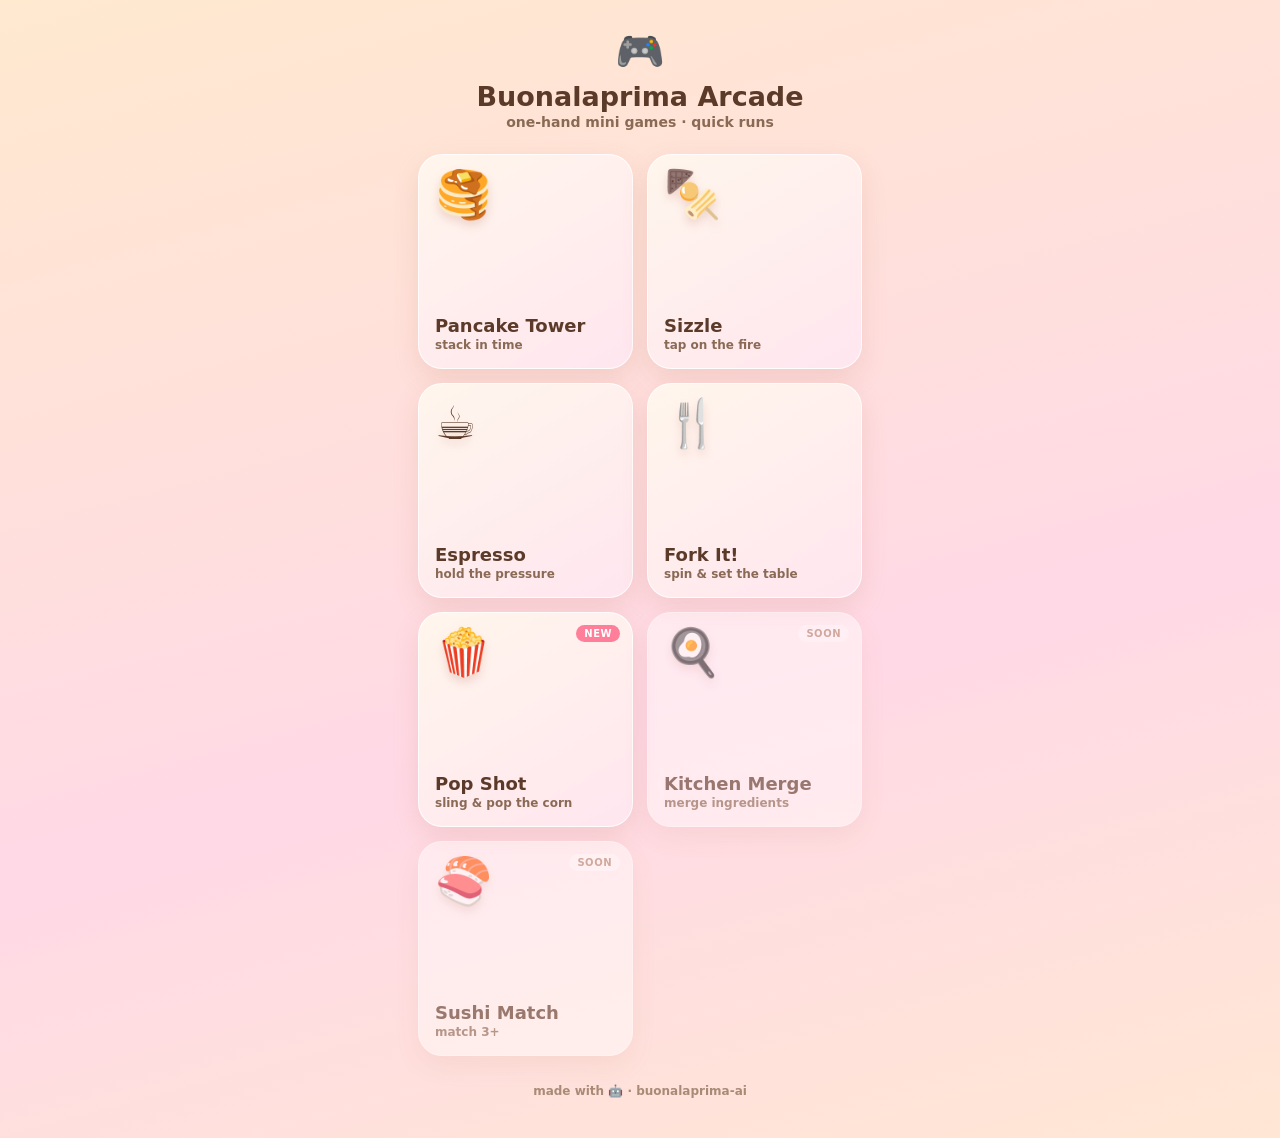
<file: index.html>
<!DOCTYPE html>
<html lang="it">
<head>
<meta charset="UTF-8">
<meta name="viewport" content="width=device-width, initial-scale=1, viewport-fit=cover">
<meta name="theme-color" content="#FFF3E0">
<meta name="apple-mobile-web-app-capable" content="yes">
<title>Buonalaprima Arcade 🎮</title>
<style>
  *{ box-sizing:border-box; -webkit-tap-highlight-color:transparent; }
  html,body{
    margin:0; min-height:100%;
    font-family:ui-rounded,"SF Pro Rounded","Nunito",-apple-system,system-ui,sans-serif;
    background:linear-gradient(165deg,#ffe9cf,#ffd9e6 60%,#ffe7d4);
    color:#5b3a29;
    -webkit-user-select:none; user-select:none;
  }
  .wrap{
    max-width:480px; margin:0 auto;
    padding:max(28px,env(safe-area-inset-top)) 18px calc(40px + env(safe-area-inset-bottom));
  }
  header{ text-align:center; margin-bottom:24px; }
  .logo{ font-size:40px; }
  h1{ font-size:27px; font-weight:800; margin:6px 0 2px; }
  .tag{ font-size:14px; font-weight:600; color:#8a6a55; margin:0; }

  .grid{ display:grid; grid-template-columns:1fr 1fr; gap:14px; }
  .tile{
    position:relative; display:flex; flex-direction:column; justify-content:space-between;
    aspect-ratio:1/1; border-radius:24px; padding:16px;
    text-decoration:none; color:#5b3a29; overflow:hidden;
    background:rgba(255,255,255,.7); border:1px solid rgba(255,255,255,.85);
    box-shadow:0 10px 26px rgba(180,110,90,.16);
    transition:transform .12s ease, box-shadow .12s ease;
  }
  .tile.live:active{ transform:scale(.96); box-shadow:0 4px 14px rgba(180,110,90,.16); }
  .tile .ico{ font-size:46px; line-height:1; filter:drop-shadow(0 5px 5px rgba(180,110,90,.22)); }
  .tile .name{ font-size:18px; font-weight:800; }
  .tile .sub{ font-size:12px; font-weight:600; color:#8a6a55; margin-top:2px; }
  .tile.live{ background:linear-gradient(150deg,#fff6ec,#ffe6ef); }
  .tile.soon{ opacity:.62; }
  .tile.soon::after{
    content:"soon"; position:absolute; top:12px; right:12px;
    font-size:10px; font-weight:800; letter-spacing:.5px; text-transform:uppercase;
    color:#b58a72; background:rgba(255,255,255,.8);
    padding:3px 8px; border-radius:999px;
  }
  .badge-new{
    position:absolute; top:12px; right:12px;
    font-size:10px; font-weight:800; letter-spacing:.5px; text-transform:uppercase;
    color:#fff; background:#ff7e9a; padding:3px 8px; border-radius:999px;
  }
  footer{ text-align:center; margin-top:28px; font-size:12px; font-weight:600; color:#a98a76; }
</style>
</head>
<body>
  <div class="wrap">
    <header>
      <div class="logo">🎮</div>
      <h1>Buonalaprima Arcade</h1>
      <p class="tag">one-hand mini games · quick runs</p>
    </header>

    <div class="grid">
      <a class="tile live" href="pancake-tower/">
        <div class="ico">🥞</div>
        <div>
          <div class="name">Pancake Tower</div>
          <div class="sub">stack in time</div>
        </div>
      </a>

      <a class="tile live" href="sizzle/">
        <div class="ico">🍢</div>
        <div>
          <div class="name">Sizzle</div>
          <div class="sub">tap on the fire</div>
        </div>
      </a>

      <a class="tile live" href="espresso/">
        <div class="ico">☕</div>
        <div>
          <div class="name">Espresso</div>
          <div class="sub">hold the pressure</div>
        </div>
      </a>

      <a class="tile live" href="fork-it/">
        <div class="ico">🍴</div>
        <div>
          <div class="name">Fork It!</div>
          <div class="sub">spin &amp; set the table</div>
        </div>
      </a>

      <a class="tile live" href="pop-shot/">
        <span class="badge-new">new</span>
        <div class="ico">🍿</div>
        <div>
          <div class="name">Pop Shot</div>
          <div class="sub">sling &amp; pop the corn</div>
        </div>
      </a>

      <div class="tile soon" aria-disabled="true">
        <div class="ico">🍳</div>
        <div>
          <div class="name">Kitchen Merge</div>
          <div class="sub">merge ingredients</div>
        </div>
      </div>

      <div class="tile soon" aria-disabled="true">
        <div class="ico">🍣</div>
        <div>
          <div class="name">Sushi Match</div>
          <div class="sub">match 3+</div>
        </div>
      </div>
    </div>

    <footer>made with 🤖 · buonalaprima-ai</footer>
  </div>
</body>
</html>
</file>
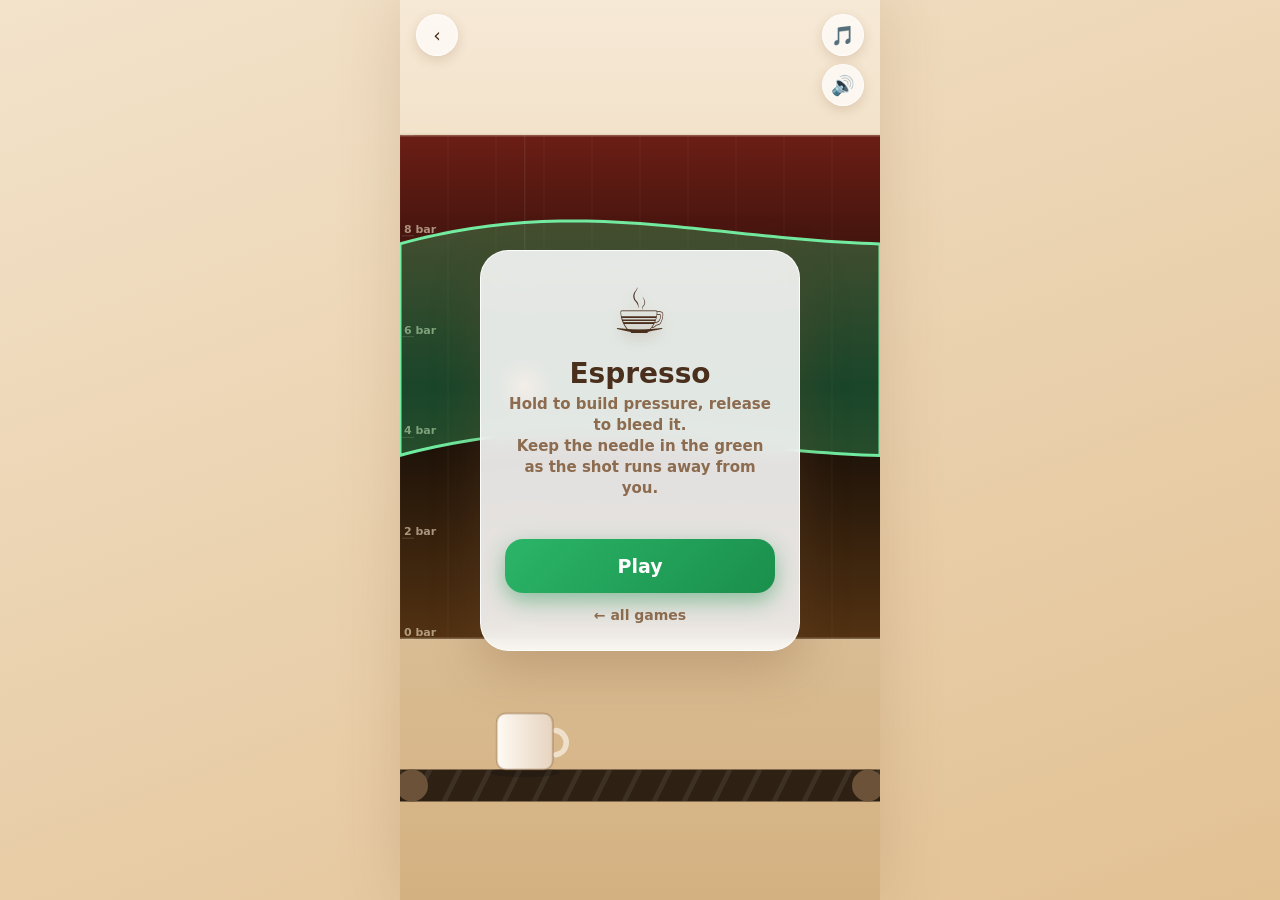
<file: espresso/index.html>
<!DOCTYPE html>
<html lang="it">
<head>
<meta charset="UTF-8">
<meta name="viewport" content="width=device-width, initial-scale=1, maximum-scale=1, user-scalable=no, viewport-fit=cover">
<meta name="theme-color" content="#F0E0CB">
<meta name="apple-mobile-web-app-capable" content="yes">
<meta name="apple-mobile-web-app-status-bar-style" content="default">
<title>Espresso ☕</title>
<link rel="stylesheet" href="../shared/arcade.css">
<style>
  :root{
    --ink:#4a2f1c;
    --ink-soft:#8c6b4f;
    --accent:#159a52;
    --bg0:#f3e3cb;
    --bg1:#e2c193;
    --btn0:#2bb568;
    --btn1:#1a8f4c;
    --btn-shadow-rgb:26,143,76;
    --row-tint:rgba(150,110,70,.12);
    --row-me:rgba(43,181,104,.22);
    --shade-rgb:120,80,45;
    --hint-top:57%;
  }
  /* the hint sits over the dark gauge, so it needs light text */
  #hint{ color:#fbf3e6; text-shadow:0 1px 4px rgba(0,0,0,.75); }
</style>
</head>
<body>
<div id="app">
  <canvas id="game"></canvas>
</div>

<script src="../shared/leaderboard.js"></script>
<script src="../shared/arcade.js"></script>
<script>
(() => {
  "use strict";

  // ---------- tuning ----------
  const STRIKES_MAX = 3;
  // needle physics (needle 0 = bottom/sputter, 1 = top/scream)
  const RISE = 3.2;          // upward accel while holding (building pressure) — snappy, near-symmetric with the bleed
  const BLEED0 = 1.9;        // downward accel (bleeding), grows with difficulty
  const VMAX = 1.15;         // clamp on |velocity|
  const DAMP = 1.25;         // velocity damping (stability)
  const MERCY = 0.55;        // s of grace right after a strike
  // channel / scoring
  const SCROLL = 0.5;        // channel scroll speed as a fraction of width / sec
  const ORBX = 0.26;         // orb x as a fraction of width ("now" line) — more lead time
  const CUP0 = 2.4;          // s of in-flow to fill a cup (shrinks with difficulty)

  // ---------- state ----------
  let state = 'menu';        // 'menu' | 'playing' | 'over'
  let needle = 0.5, vel = 0;
  let held = false;
  let inFlow = false, outTime = 0, mercyT = 0;
  let fill = 0;              // 0..1 current cup
  let served = 0, played = 0;
  let phaseA = 0, phaseB = 0, phaseC = 0;   // continuously accumulated wave phases — never snap
  let score = 0, combo = 1, strikes = 0;
  let best = parseInt(localStorage.getItem('espressoBest') || '0', 10) || 0;
  let clock = 0, shake = 0, glow = 0, firstHold = false;
  let particles = [], floats = [], steam = [], pops = [], belt = [];
  let pinned = false;        // test-only: freeze physics so a suite can place the needle
  let holdId = null;         // the one pointer that owns the current hold

  // ---------- shared shell ----------
  Arcade.init({
    gameId: 'espresso',
    emoji: '☕',
    emojiAnim: 'bob',
    title: 'Espresso',
    subtitle: 'Hold to build pressure, release to bleed&nbsp;it.<br>Keep the needle in the green as the shot&nbsp;runs away from you.',
    hint: 'hold to build pressure',
    onPlay: startRun,
    isPlaying: () => state === 'playing'
  });

  // ---------- setup ----------
  const canvas = document.getElementById('game');
  const ctx = canvas.getContext('2d');
  const wrap = document.getElementById('app');

  let W = 0, H = 0, zoneTop = 0, zoneH = 0, orbX = 0, brewX = 0, beltTop = 0, cupSize = 0;
  function resize(){
    const rect = wrap.getBoundingClientRect();
    W = rect.width; H = rect.height;
    const dpr = Math.min(window.devicePixelRatio || 1, 3);
    canvas.width = Math.round(W * dpr);
    canvas.height = Math.round(H * dpr);
    ctx.setTransform(dpr, 0, 0, dpr, 0, 0);
    zoneTop = H * 0.15; zoneH = H * 0.56;
    orbX = W * ORBX;
    const zbb = zoneTop + zoneH;
    brewX = orbX;                               // brew cup sits right under the orb's vertical line
    cupSize = Math.min(W * 0.15, 56);
    beltTop = zbb + (H - zbb) * 0.5;            // conveyor-belt surface (cups' base)
  }
  window.addEventListener('resize', resize);
  window.addEventListener('orientationchange', () => setTimeout(resize, 100));
  resize();

  function zoneY(v){ return zoneTop + (1 - clamp(v, 0, 1)) * zoneH; }

  // ---------- SFX ----------
  function sound(name){
    if (name === 'cup'){
      // "sfiato" — pressure blows off to zero, then starts rising again (steam release)
      Arcade.audio.tone(430, 0.07, 'sawtooth', 0.06, 0);
      Arcade.audio.tone(260, 0.10, 'sawtooth', 0.06, 0.06);
      Arcade.audio.tone(150, 0.14, 'sawtooth', 0.05, 0.14);
      Arcade.audio.tone(1800, 0.05, 'triangle', 0.02, 0.02);     // wispy steam hiss on top
      Arcade.audio.tone(2100, 0.05, 'triangle', 0.015, 0.08);
      Arcade.audio.tone(120, 0.13, 'square', 0.05, 0.24);        // pressure rising again
      Arcade.audio.tone(190, 0.13, 'square', 0.045, 0.34);
    }
    if (name === 'strike'){ Arcade.audio.tone(150, 0.26, 'sawtooth', 0.16, 0); Arcade.audio.tone(84, 0.30, 'square', 0.11, 0.02); }
    if (name === 'over'){ Arcade.audio.tone(150, 0.5, 'sawtooth', 0.15, 0); Arcade.audio.tone(70, 0.6, 'sine', 0.12, 0.03); }
  }
  let scrapeAt = 0;
  function scrape(){               // a soft, low friction/scrape while the needle sits in the green
    if (clock - scrapeAt < 0.075) return;
    scrapeAt = clock;
    Arcade.audio.tone(60 + Math.random() * 45, 0.06, 'sawtooth', 0.016, 0);
  }

  // ---------- background music (driving "pressure" chiptune — tense, pumping bass) ----------
  const BPM = 142;
  const secPerStep = 60 / BPM / 4;
  const NOTE = {
    E2:82.41, F2:87.31, G2:98.00, A2:110.00, B2:123.47, C3:130.81, D3:146.83, E3:164.81,
    GS4:415.30, A4:440.00, B4:493.88, C5:523.25, D5:587.33, E5:659.25,
    F5:698.46, G5:783.99, GS5:830.61, A5:880.00
  };
  const ROOT = { Am:'A2', Dm:'D3', F:'F2', G:'G2', E:'E2', C:'C3' };   // chord root for the pumping bass
  const SEC_A = {
    chords: ['Am', 'F', 'G', 'E', 'Am', 'F', 'G', 'E'],
    lead: [
      [0,'A4',3],[4,'E5',3],[8,'C5',3],[12,'E5',2],[14,'D5',2],
      [16,'C5',3],[20,'F5',3],[24,'A4',3],[28,'C5',3],
      [32,'B4',3],[36,'G5',3],[40,'D5',3],[44,'B4',3],
      [48,'GS4',3],[52,'E5',3],[56,'B4',3],[60,'E5',2],[62,'GS5',2],
      [64,'A4',3],[68,'E5',3],[72,'C5',3],[76,'E5',2],[78,'D5',2],
      [80,'C5',3],[84,'F5',3],[88,'A4',3],[92,'C5',3],
      [96,'B4',3],[100,'G5',3],[104,'D5',3],[108,'G5',2],[110,'B4',2],
      [112,'GS4',3],[116,'E5',3],[120,'GS5',3],[124,'E5',3]
    ]
  };
  const SEC_B = {
    chords: ['Dm', 'Dm', 'Am', 'Am', 'F', 'G', 'E', 'E'],
    lead: [
      [0,'D5',3],[4,'A4',3],[8,'F5',3],[12,'D5',2],[14,'A4',2],
      [16,'A4',3],[20,'D5',3],[24,'F5',3],[28,'A5',3],
      [32,'C5',3],[36,'E5',3],[40,'A4',3],[44,'C5',3],
      [48,'E5',3],[52,'A5',3],[56,'E5',3],[60,'C5',2],[62,'A4',2],
      [64,'C5',3],[68,'F5',3],[72,'A4',3],[76,'C5',3],
      [80,'D5',3],[84,'G5',3],[88,'B4',3],[92,'D5',3],
      [96,'GS4',3],[100,'E5',3],[104,'B4',3],[108,'GS5',3],
      [112,'E5',3],[116,'GS5',3],[120,'B4',3],[124,'E5',3]
    ]
  };
  const SONG = [SEC_A, SEC_B, SEC_A, SEC_B];
  let STEPS = 0;
  SONG.forEach((s) => { STEPS += s.chords.length * 16; });
  const leadAt = new Array(STEPS).fill(null);
  const bassAt = new Array(STEPS).fill(null);
  (function buildSong(){
    let off = 0;
    for (const s of SONG){
      s.chords.forEach((ch, bar) => {
        const root = NOTE[ROOT[ch]], b = off + bar * 16;
        for (let k = 0; k < 16; k += 2){ bassAt[b + k] = { f: root, d: 1.5 * secPerStep }; }  // pumping 8th-note bass
      });
      s.lead.forEach((n) => { leadAt[off + n[0]] = { f: NOTE[n[1]], d: n[2] * secPerStep }; });
      off += s.chords.length * 16;
    }
  })();
  Arcade.setSong({
    secPerStep: secPerStep,
    steps: STEPS,
    volume: 0.5,
    onStep(step, time, io){
      const lead = leadAt[step];
      if (lead && lead.f) io.note(lead.f, time, lead.d * 0.9, 'square', 0.085);
      const bass = bassAt[step];
      if (bass && bass.f) io.note(bass.f, time, bass.d * 0.85, 'square', 0.14);
      if (step % 4 === 2) io.hat(time);   // offbeat drive
    }
  });

  // ---------- helpers ----------
  function clamp(v, a, b){ return v < a ? a : (v > b ? b : v); }
  function roundRect(x, y, w, h, r){
    if (!(w > 0) || !(h > 0)){ ctx.beginPath(); return; }
    r = Math.max(0, Math.min(r, w / 2, h / 2));
    ctx.beginPath();
    ctx.moveTo(x + r, y);
    ctx.arcTo(x + w, y, x + w, y + h, r);
    ctx.arcTo(x + w, y + h, x, y + h, r);
    ctx.arcTo(x, y + h, x, y, r);
    ctx.arcTo(x, y, x + w, y, r);
    ctx.closePath();
  }
  // a little espresso demitasse with a coffee fill (0..1), on a saucer, with a handle
  function drawCup(cx, topY, size, fillFrac){
    ctx.fillStyle = 'rgba(0,0,0,.16)';
    ctx.beginPath(); ctx.ellipse(cx, topY + size + 3, size * 0.62, 5, 0, 0, 7); ctx.fill();
    ctx.strokeStyle = '#efe0cc'; ctx.lineWidth = size * 0.1; ctx.lineCap = 'round';
    ctx.beginPath(); ctx.arc(cx + size * 0.52, topY + size * 0.52, size * 0.22, -1.4, 1.4); ctx.stroke();
    roundRect(cx - size / 2, topY, size, size, size * 0.16);
    const g = ctx.createLinearGradient(cx - size / 2, 0, cx + size / 2, 0);
    g.addColorStop(0, '#fffaf3'); g.addColorStop(1, '#e6d4bf');
    ctx.fillStyle = g; ctx.fill();
    if (fillFrac > 0.01){
      ctx.save();
      roundRect(cx - size / 2 + 3, topY + 3, size - 6, size - 6, size * 0.1);
      ctx.clip();
      const fy = topY + 3 + (1 - clamp(fillFrac, 0, 1)) * (size - 6);
      const c2 = ctx.createLinearGradient(0, fy, 0, topY + size);
      c2.addColorStop(0, '#5b3418'); c2.addColorStop(1, '#38200e');
      ctx.fillStyle = c2; ctx.fillRect(cx - size / 2, fy, size, size);
      ctx.fillStyle = 'rgba(199,154,99,.9)'; ctx.fillRect(cx - size / 2, fy, size, 3);
      ctx.restore();
    }
    ctx.strokeStyle = 'rgba(120,80,45,.3)'; ctx.lineWidth = 2;
    roundRect(cx - size / 2, topY, size, size, size * 0.16); ctx.stroke();
  }

  // ---------- difficulty & channel ----------
  function diffNow(){ return played * 0.055; }                   // smooth time-based ramp — a bit quicker now
  function chanHalf(){ return clamp(0.21 - diffNow() * 0.07, 0.06, 0.21); }   // starts WIDE, narrows quicker
  function omega(){ return Math.min(2.6, 0.8 + diffNow() * 0.16); }   // wave speed -> steeper/denser; ramps hard, capped so it stays followable
  function bleed(){ return clamp(BLEED0 + diffNow() * 0.10, BLEED0, 3.0); }
  function grace(){ return clamp(0.34 - diffNow() * 0.015, 0.16, 0.34); }
  function cupTime(){ return clamp(CUP0 - diffNow() * 0.08, 1.3, CUP0); }
  // Channel centerline sampled dtAhead seconds ahead of "now" (0 = at the orb).
  // Three continuously ACCUMULATED phases (never snap), summed with weights that add to 1,
  // times an amplitude BUDGET that keeps the WHOLE band inside the gauge — so nothing ever
  // clamps and every rise/dip stays a smooth curve (no hard corners). The budget GROWS as the
  // channel narrows, so the sweeps get bigger & steeper with difficulty.
  function chanAt(dtAhead){
    const w = omega();
    const A = Math.max(0.06, 0.5 - chanHalf() - 0.03);
    const s = 0.52 * Math.sin(phaseA + w * 0.45 * dtAhead)
            + 0.33 * Math.sin(phaseB + w * 1.1 * dtAhead + 1.3)
            + 0.15 * Math.sin(phaseC + w * 2.3 * dtAhead + 2.1);
    return 0.5 + A * s;
  }
  function targetNow(){ return chanAt(0); }
  function isIn(){ return Math.abs(needle - targetNow()) <= chanHalf(); }

  // ---------- fx helpers ----------
  function addParticles(x, y, hue, n, spread){
    for (let i = 0; i < n; i++){
      const ang = Math.random() * Math.PI * 2;
      const sp = 40 + Math.random() * (spread || 150);
      particles.push({ x, y, vx: Math.cos(ang) * sp, vy: Math.sin(ang) * sp - 30, life: 1, hue });
    }
  }
  function addFloat(text, x, y, color){ floats.push({ text, x, y, life: 1, color: color || '#37d17a' }); }

  // ---------- game flow ----------
  function updateHud(){
    Arcade.setScore(Math.floor(score));
    Arcade.setBest(best);
    const left = STRIKES_MAX - strikes;
    Arcade.setStrikes('●'.repeat(Math.max(0, left)) + '○'.repeat(strikes));
  }
  function reset(){
    if (holdId !== null){
      if (canvas.releasePointerCapture){ try { canvas.releasePointerCapture(holdId); } catch (e){} }
      holdId = null;
    }
    needle = 0.5; vel = 0; held = false;
    inFlow = false; outTime = 0; mercyT = 0; fill = 0;
    served = 0; played = 0; phaseA = 0; phaseB = 0; phaseC = 0;
    score = 0; combo = 1; strikes = 0;
    particles = []; floats = []; steam = []; pops = []; belt = [];
    shake = 0; glow = 0; firstHold = false;
    updateHud();
  }
  function startRun(){
    reset();
    state = 'playing';
  }
  function completeCup(){
    served += 1; fill = 0;
    const pts = combo;                             // small, cup-based scoring (keeps totals modest, like the sibling games)
    score += pts;
    combo += 1;
    belt.push({ x: brewX });                       // a finished cup rides the belt off-screen
    const cy = beltTop - cupSize * 0.5;
    pops.push({ x: brewX, y: cy, life: 1 });
    addFloat('+' + pts, brewX, beltTop - cupSize - 12, '#c77d1a');
    addParticles(brewX, cy, 38, 14);
    sound('cup'); Arcade.audio.buzz(14);
    updateHud();
  }
  function strike(){
    strikes += 1; combo = 1; outTime = 0; mercyT = MERCY;
    shake = 0.45; glow = 1;
    vel = 0; needle = targetNow();     // recover onto the channel
    addFloat(needle > 0.6 ? 'SCALDED!' : 'CHOKED!', orbX, zoneY(needle) - 22, '#ff5a4b');
    addParticles(orbX, zoneY(needle), 8, 20, 220);
    sound('strike'); Arcade.audio.buzz(32);
    updateHud();
    if (strikes >= STRIKES_MAX) gameOver();
  }
  function gameOver(){
    state = 'over';
    sound('over'); Arcade.audio.buzz(45);
    const isBest = Math.floor(score) > best;
    if (isBest){ best = Math.floor(score); localStorage.setItem('espressoBest', String(best)); }
    updateHud();
    let title = 'Ristretto…', emoji = '😵';
    if (score >= 600){ title = 'Master Barista!'; emoji = '🤩'; }
    else if (score >= 220){ title = 'Nice pull!'; emoji = '😎'; }
    Arcade.gameOver({ score: Math.floor(score), isBest: isBest, title: title, emoji: emoji });
  }

  // ---------- update ----------
  function update(dt){
    clock += dt;
    if (shake > 0) shake = Math.max(0, shake - dt * 1.6);
    if (glow > 0) glow = Math.max(0, glow - dt * 2);

    if (state === 'playing'){
      if (!firstHold){
        // ready pose: the needle rests on the channel; nothing ramps or strikes
        // until the first hold, so the run never opens with an instant death.
        if (!pinned){ needle = targetNow(); vel = 0; }
        inFlow = true;
      } else {
        played += dt;
        const w0 = omega();                  // accumulate all phases -> the wave stays smooth & continuous
        phaseA += w0 * 0.45 * dt;
        phaseB += w0 * 1.1 * dt;
        phaseC += w0 * 2.3 * dt;
        if (mercyT > 0) mercyT = Math.max(0, mercyT - dt);

        // needle physics: hold builds pressure, gravity bleeds it
        if (!pinned){
          if (held) vel += RISE * dt;
          vel -= bleed() * dt;
          vel *= (1 - DAMP * dt);
          vel = clamp(vel, -VMAX, VMAX);
          needle += vel * dt;
          if (needle <= 0){ needle = 0; vel = 0; }
          if (needle >= 1){ needle = 1; vel = 0; }
        }

        // in the green -> extract; out -> lose grip, then strike
        inFlow = isIn();
        if (inFlow){
          outTime = Math.max(0, outTime - dt * 3);
          fill += dt / cupTime();
          if (held) addParticles(orbX + 6, zoneY(needle), 34, 1, 40);
          scrape();
          if (fill >= 1) completeCup();
        } else {
          combo = 1;                            // leaving the green drops the streak at once
          if (mercyT <= 0){
            outTime += dt;
            if (outTime >= grace()) strike();
          }
        }
      }

      // steam from the brewing cup
      if (Math.random() < dt * 12){
        steam.push({ x: brewX + (Math.random() * 2 - 1) * cupSize * 0.3, y: beltTop - cupSize, vy: -22 - Math.random() * 16, sway: Math.random() * 6, life: 1, r: 3 + Math.random() * 4 });
      }
    }

    for (const p of particles){ p.vy += 360 * dt; p.x += p.vx * dt; p.y += p.vy * dt; p.life -= dt * 1.6; }
    particles = particles.filter((p) => p.life > 0);
    for (const f of floats){ f.y -= dt * 42; f.life -= dt * 0.9; }
    floats = floats.filter((f) => f.life > 0);
    for (const s of steam){ s.y += s.vy * dt; s.x += Math.sin(clock * 2 + s.sway) * 8 * dt; s.life -= dt * 0.7; }
    steam = steam.filter((s) => s.life > 0);
    for (const q of pops){ q.life -= dt * 1.6; }
    pops = pops.filter((q) => q.life > 0);
    for (const c of belt){ c.x += W * 0.42 * dt; }        // finished cups ride the belt away
    belt = belt.filter((c) => c.x - cupSize < W + 30);
  }

  // ---------- render ----------
  const SAMP = 9;    // px between channel samples (finer = smoother curve)
  function render(){
    // warm café backdrop (light — so the shell HUD & cards stay readable)
    const bg = ctx.createLinearGradient(0, 0, 0, H);
    bg.addColorStop(0, '#f6e9d6'); bg.addColorStop(1, '#e0be8c');
    ctx.fillStyle = bg; ctx.fillRect(0, 0, W, H);
    ctx.fillStyle = 'rgba(120,80,45,.12)';
    ctx.fillRect(0, zoneTop + zoneH, W, H - (zoneTop + zoneH));

    const sx = shake > 0 ? (Math.random() * 2 - 1) * shake * 7 : 0;
    const sy = shake > 0 ? (Math.random() * 2 - 1) * shake * 5 : 0;
    ctx.save();
    ctx.translate(sx, sy);

    // ---- pressure gauge zone ----
    const zB = zoneTop + zoneH;
    // steel body of the gauge
    ctx.fillStyle = '#0e0906';
    ctx.fillRect(-8, zoneTop, W + 16, zoneH);
    // scream-red (top) & sputter-red (bottom) danger gradients
    const topRed = ctx.createLinearGradient(0, zoneTop, 0, zoneTop + zoneH * 0.5);
    topRed.addColorStop(0, 'rgba(200,50,35,.5)'); topRed.addColorStop(1, 'rgba(200,50,35,0)');
    ctx.fillStyle = topRed; ctx.fillRect(-8, zoneTop, W + 16, zoneH * 0.5);
    const botRed = ctx.createLinearGradient(0, zB, 0, zB - zoneH * 0.5);
    botRed.addColorStop(0, 'rgba(150,90,30,.5)'); botRed.addColorStop(1, 'rgba(150,90,30,0)');
    ctx.fillStyle = botRed; ctx.fillRect(-8, zB - zoneH * 0.5, W + 16, zoneH * 0.5);

    // scrolling time lines (motion)
    ctx.strokeStyle = 'rgba(255,255,255,.05)'; ctx.lineWidth = 1;
    const scrollPx = SCROLL * W;
    const phase = (played * scrollPx) % 48;
    for (let x = -phase; x < W; x += 48){
      ctx.beginPath(); ctx.moveTo(x, zoneTop); ctx.lineTo(x, zB); ctx.stroke();
    }

    // left-edge pressure scale (in 'bar')
    ctx.save();
    ctx.textAlign = 'left'; ctx.font = '700 11px ui-rounded, "SF Pro Rounded", Nunito, system-ui, sans-serif';
    for (let bar = 0; bar <= 10; bar += 2){
      const v = bar / 10, y = zoneY(v);
      ctx.strokeStyle = 'rgba(255,255,255,.16)'; ctx.lineWidth = 1;
      ctx.beginPath(); ctx.moveTo(2, y); ctx.lineTo(14, y); ctx.stroke();
      ctx.fillStyle = 'rgba(245,228,200,.6)'; ctx.fillText(bar + ' bar', 4, y - 3);
    }
    ctx.restore();

    // ---- the green extraction channel (scrolls in from the right) ----
    const ch = chanHalf();
    const N = Math.max(2, Math.ceil(W / SAMP));   // sample x from exactly 0..W so the left/right edges are vertical
    ctx.beginPath();
    for (let i = 0; i <= N; i++){
      const x = (i / N) * W;
      ctx.lineTo(x, zoneY(chanAt((x - orbX) / scrollPx) + ch));
    }
    for (let i = N; i >= 0; i--){
      const x = (i / N) * W;
      ctx.lineTo(x, zoneY(chanAt((x - orbX) / scrollPx) - ch));
    }
    ctx.closePath();
    const near = inFlow || state !== 'playing';
    ctx.fillStyle = near ? 'rgba(55,209,122,.30)' : 'rgba(55,209,122,.16)';
    ctx.fill();
    ctx.lineWidth = 3; ctx.strokeStyle = near ? 'rgba(120,255,175,.9)' : 'rgba(55,209,122,.55)';
    ctx.stroke();

    // ---- the pressure orb (needle head) at the "now" line ----
    const oy = zoneY(needle);
    // guide line
    ctx.strokeStyle = 'rgba(255,255,255,.10)'; ctx.lineWidth = 1;
    ctx.beginPath(); ctx.moveTo(orbX, zoneTop); ctx.lineTo(orbX, zB); ctx.stroke();
    // thrust flame while holding
    if (held && state === 'playing'){
      const fg = ctx.createLinearGradient(0, oy, 0, oy + 34);
      fg.addColorStop(0, 'rgba(255,180,60,.8)'); fg.addColorStop(1, 'rgba(255,80,40,0)');
      ctx.fillStyle = fg;
      ctx.beginPath(); ctx.moveTo(orbX - 7, oy); ctx.lineTo(orbX + 7, oy);
      ctx.lineTo(orbX, oy + 26 + Math.random() * 10); ctx.closePath(); ctx.fill();
    }
    ctx.save();
    ctx.shadowColor = inFlow ? 'rgba(90,255,160,.9)' : 'rgba(255,90,60,.9)';
    ctx.shadowBlur = 16;
    const og = ctx.createRadialGradient(orbX - 3, oy - 3, 1, orbX, oy, 13);
    og.addColorStop(0, '#ffe9c4'); og.addColorStop(0.5, '#c98a4e'); og.addColorStop(1, '#7a4a24');
    ctx.fillStyle = og;
    ctx.beginPath(); ctx.arc(orbX, oy, 12, 0, 7); ctx.fill();
    ctx.restore();
    ctx.strokeStyle = inFlow ? 'rgba(180,255,210,.9)' : 'rgba(255,150,120,.9)';
    ctx.lineWidth = 2; ctx.beginPath(); ctx.arc(orbX, oy, 12, 0, 7); ctx.stroke();

    // gauge frame
    ctx.strokeStyle = 'rgba(210,190,160,.35)'; ctx.lineWidth = 3;
    ctx.strokeRect(-8, zoneTop, W + 16, zoneH);

    // ---- conveyor belt of finished cups ----
    const beltH = Math.min(22, (H - zB) * 0.16);
    ctx.fillStyle = '#2e2114';
    ctx.fillRect(0, beltTop, W, beltH + 10);
    ctx.save();
    ctx.beginPath(); ctx.rect(0, beltTop, W, beltH + 10); ctx.clip();
    ctx.strokeStyle = 'rgba(255,255,255,.07)'; ctx.lineWidth = 5;
    const bstripe = (played * W * 0.42) % 30;
    for (let x = -bstripe; x < W + 30; x += 30){
      ctx.beginPath(); ctx.moveTo(x, beltTop); ctx.lineTo(x - 16, beltTop + beltH + 10); ctx.stroke();
    }
    ctx.restore();
    ctx.fillStyle = '#6b5238';
    ctx.beginPath(); ctx.arc(12, beltTop + (beltH + 10) / 2, (beltH + 10) / 2, 0, 7); ctx.fill();
    ctx.beginPath(); ctx.arc(W - 12, beltTop + (beltH + 10) / 2, (beltH + 10) / 2, 0, 7); ctx.fill();

    // finished cups riding off-screen
    for (const c of belt){ drawCup(c.x, beltTop - cupSize, cupSize, 1); }

    // espresso stream + the cup currently brewing
    if (inFlow && state === 'playing'){
      ctx.strokeStyle = 'rgba(90,50,25,.85)'; ctx.lineWidth = 4;
      ctx.beginPath(); ctx.moveTo(brewX, zB); ctx.lineTo(brewX + Math.sin(clock * 20) * 2, beltTop - cupSize); ctx.stroke();
    }
    drawCup(brewX, beltTop - cupSize, cupSize, fill);

    // completion pops
    for (const q of pops){
      ctx.globalAlpha = clamp(q.life, 0, 1);
      ctx.strokeStyle = '#ffd27a'; ctx.lineWidth = 3;
      ctx.beginPath(); ctx.arc(q.x, q.y, (1 - q.life) * cupSize * 0.9 + 6, 0, 7); ctx.stroke();
      ctx.globalAlpha = 1;
    }

    // steam
    ctx.save();
    ctx.globalCompositeOperation = 'lighter';
    for (const s of steam){
      ctx.globalAlpha = clamp(s.life, 0, 1) * 0.26;
      ctx.fillStyle = 'rgba(255,250,240,1)';
      ctx.beginPath(); ctx.arc(s.x, s.y, s.r, 0, 7); ctx.fill();
    }
    // spark particles
    for (const p of particles){
      ctx.globalAlpha = clamp(p.life, 0, 1);
      ctx.fillStyle = 'hsl(' + p.hue + ',85%,62%)';
      ctx.beginPath(); ctx.arc(p.x, p.y, 3 * p.life + 0.6, 0, 7); ctx.fill();
    }
    ctx.restore();

    // combo readout
    if (state === 'playing' && combo >= 2){
      ctx.save();
      ctx.textAlign = 'center';
      const cs = 1 + Math.min(combo, 12) * 0.03 + Math.sin(clock * 9) * 0.03;
      ctx.translate(W * 0.8, zoneTop + 26); ctx.scale(cs, cs);   // top-right, inside the dark gauge — clear of the HUD & orb
      ctx.font = '800 22px ui-rounded, "SF Pro Rounded", Nunito, system-ui, sans-serif';
      ctx.lineWidth = 5; ctx.strokeStyle = 'rgba(0,0,0,.55)';
      ctx.strokeText('x' + combo, 0, 0);
      ctx.fillStyle = '#4ee08a'; ctx.fillText('x' + combo, 0, 0);
      ctx.restore();
    }

    // floats
    for (const f of floats){
      ctx.save();
      ctx.globalAlpha = clamp(f.life, 0, 1);
      const scale = 1 + 0.2 * clamp(f.life, 0, 1);
      ctx.translate(f.x, f.y); ctx.scale(scale, scale);
      ctx.font = '800 18px ui-rounded, "SF Pro Rounded", Nunito, system-ui, sans-serif';
      ctx.textAlign = 'center';
      ctx.lineWidth = 4; ctx.strokeStyle = 'rgba(255,255,255,.85)';
      ctx.strokeText(f.text, 0, 0);
      ctx.fillStyle = f.color; ctx.fillText(f.text, 0, 0);
      ctx.restore();
    }

    ctx.restore();

    // danger vignette (red flash on strike / when losing grip)
    const dg = state === 'playing' ? Math.max(glow, outTime > 0 ? clamp(outTime / grace(), 0, 1) * 0.6 : 0) : glow;
    if (dg > 0.01){
      ctx.save();
      ctx.globalAlpha = clamp(dg, 0, 1) * 0.5;
      const vg = ctx.createRadialGradient(W / 2, H / 2, Math.min(W, H) * 0.3, W / 2, H / 2, Math.max(W, H) * 0.7);
      vg.addColorStop(0, 'rgba(255,40,30,0)'); vg.addColorStop(1, 'rgba(255,40,30,1)');
      ctx.fillStyle = vg; ctx.fillRect(0, 0, W, H);
      ctx.restore();
    }
  }

  // ---------- loop ----------
  let last = 0;
  function loop(ts){
    if (!last) last = ts;
    let dt = (ts - last) / 1000; last = ts;
    if (dt > 0.05) dt = 0.05;
    try { update(dt); render(); }
    catch (err){ if (window.console) console.error('[espresso] frame error', err); }
    requestAnimationFrame(loop);
  }
  requestAnimationFrame(loop);

  // ---------- input (hold to build pressure) ----------
  function beginHold(){
    if (state !== 'playing') return;
    held = true;
    if (!firstHold){ firstHold = true; Arcade.hideHint(); }
  }
  canvas.addEventListener('pointerdown', (e) => {
    if (holdId !== null) return;
    e.preventDefault();
    Arcade.audio.resume();
    if (state !== 'playing') return;   // don't claim the pointer on the menu/over card (avoids a stale holdId)
    holdId = e.pointerId;
    if (canvas.setPointerCapture){ try { canvas.setPointerCapture(e.pointerId); } catch (err){} }
    beginHold();
  }, { passive: false });
  function endHold(e){
    if (holdId === null || (e && e.pointerId !== holdId)) return;
    if (e && e.preventDefault) e.preventDefault();
    holdId = null;
    held = false;
  }
  canvas.addEventListener('pointerup', endHold, { passive: false });
  canvas.addEventListener('pointercancel', endHold, { passive: false });
  // iOS Safari draws the long-press selection loupe on the TOUCH layer, which a
  // pointerdown.preventDefault() can't reach (Pointer Events are synthesized on top of
  // Touch Events). Cancelling the real, non-passive touch events is what suppresses it.
  // Pointer events still fire, so the hold is unaffected; scoped to the canvas so the
  // DOM overlay buttons keep their native taps.
  canvas.addEventListener('touchstart', (e) => e.preventDefault(), { passive: false });
  canvas.addEventListener('touchmove', (e) => e.preventDefault(), { passive: false });
  canvas.addEventListener('contextmenu', (e) => e.preventDefault());

  window.addEventListener('keydown', (e) => {
    if (Arcade.isTyping(e)) return;
    if (e.code !== 'Space' && e.code !== 'Enter') return;
    e.preventDefault();
    if (e.repeat) return;
    Arcade.audio.resume();
    if (state === 'playing'){ beginHold(); return; }
    if (Arcade.overlayVisible()){ Arcade.play(); beginHold(); }   // the held key starts building at once
  });
  window.addEventListener('keyup', (e) => {
    if (Arcade.isTyping(e)) return;
    if ((e.code === 'Space' || e.code === 'Enter') && state === 'playing') held = false;
  });

  updateHud();

  // --- test seam: exposed only to the jsc suite, inert in the browser ---
  if (typeof window !== 'undefined' && window.__ESPRESSO_TEST__){
    window.__ESPRESSO_TEST__.api = {
      roundRect,
      start: () => Arcade.play(),
      state: () => state,
      score: () => Math.floor(score),
      combo: () => combo,
      strikes: () => strikes,
      served: () => served,
      played: () => played,
      needle: () => needle,
      inFlow: () => inFlow,
      outTime: () => outTime,
      fill: () => fill,
      chanHalf: () => chanHalf(),
      grace: () => grace(),
      chanAt: (d) => chanAt(d),
      targetNow: () => targetNow(),
      isIn: () => isIn(),
      begin: () => beginHold(),
      hold: (b) => { held = !!b; },
      pin: (b) => { pinned = !!b; },
      setNeedle: (v) => { needle = clamp(v, 0, 1); },
      tick: (dt) => update(dt)
    };
  }
})();
</script>
</body>
</html>
</file>
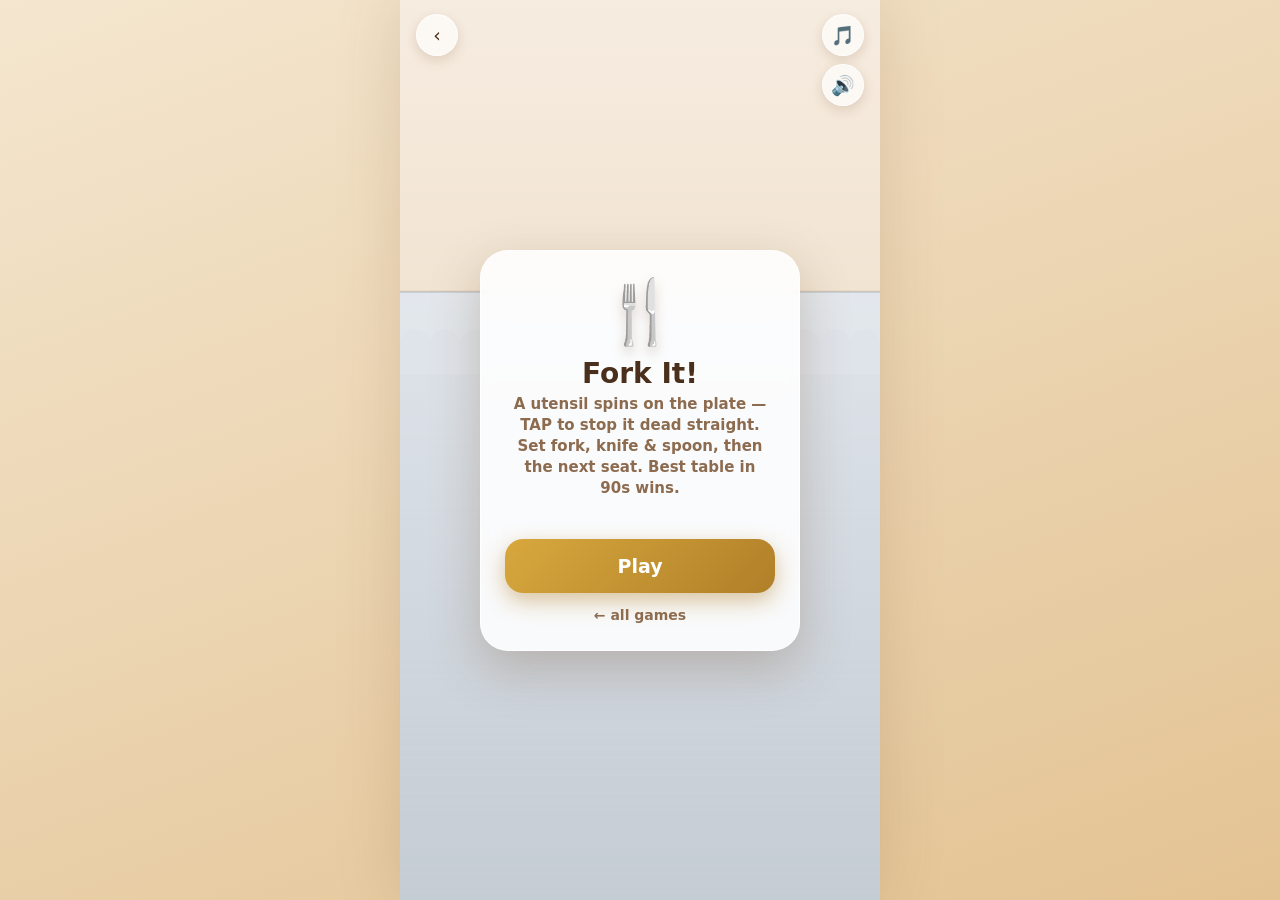
<file: fork-it/index.html>
<!DOCTYPE html>
<html lang="it">
<head>
<meta charset="UTF-8">
<meta name="viewport" content="width=device-width, initial-scale=1, maximum-scale=1, user-scalable=no, viewport-fit=cover">
<meta name="theme-color" content="#F3E3CB">
<meta name="apple-mobile-web-app-capable" content="yes">
<meta name="apple-mobile-web-app-status-bar-style" content="default">
<title>Fork It! 🍴</title>
<link rel="stylesheet" href="../shared/arcade.css">
<style>
  :root{
    --ink:#4a2f1c;
    --ink-soft:#8c6b4f;
    --accent:#c9962f;
    --bg0:#f4e6cf;
    --bg1:#e3c393;
    --btn0:#d8a83e;
    --btn1:#b07f28;
    --btn-shadow-rgb:176,127,40;
    --row-tint:rgba(150,110,70,.12);
    --row-me:rgba(201,150,47,.24);
    --shade-rgb:120,80,45;
    --hint-top:60%;
  }
  #hint{ color:#fff6e2; text-shadow:0 1px 4px rgba(0,0,0,.6); }
</style>
</head>
<body>
<div id="app">
  <canvas id="game"></canvas>
</div>

<script src="../shared/leaderboard.js"></script>
<script src="../shared/arcade.js"></script>
<script>
(() => {
  "use strict";

  // ---------- tuning ----------
  const DURATION = 90;            // seconds — time attack
  const SEATS_PER_TABLE = 4;
  const KINDS = ['fork', 'knife', 'spoon'];
  const MAXMULT = 8;
  const HITSTOP = 0.07;           // s the clock freezes on a great stop
  const HITSTOP_BUDGET = 4.0;     // s of freeze allowed per run
  const LASTCALL = 10;            // s remaining when Last Call kicks in

  // ---------- venues (diner -> bistro -> fine dining) ----------
  const VENUES = [
    { name: 'DINER',       cloth: '#dfe4ea', cloth2: '#c4ccd4', mat: '#eef2f6', wall: '#f6ece0', wall2: '#e7d3b6', plate: '#f4f6f8', ring: '#c4ccd4', metal: '#b7bec8', metalEdge: '#586372', key: 0 },
    { name: 'BISTRO',      cloth: '#c8402f', cloth2: '#9c2c22', mat: '#ecdcc0', wall: '#f2e2c6', wall2: '#d9b585', plate: '#fffaf0', ring: '#e7d9be', metal: '#d9dde3', metalEdge: '#8a919c', key: 5 },
    { name: 'FINE DINING', cloth: '#243a2e', cloth2: '#16261d', mat: '#37503f', wall: '#efe0c4', wall2: '#caa774', plate: '#fffdf6', ring: '#efe2c4', metal: '#e8c66a', metalEdge: '#a97f28', key: 7 }
  ];
  function venueOf(seat){ return VENUES[Math.min(VENUES.length - 1, Math.floor(seat / SEATS_PER_TABLE))]; }

  // ---------- state ----------
  let state = 'menu';            // 'menu' | 'playing' | 'seatdone' | 'over'
  let timeLeft = DURATION, freezeLeft = 0, freezeBudget = HITSTOP_BUDGET;
  let score = 0, mult = 1, seatIndex = 0, activeIndex = 0;
  let best = parseInt(localStorage.getItem('forkItBest') || '0', 10) || 0;
  let active = null;             // the spinning utensil {kind, angle, omega, dir, spoon}
  let placed = [];               // utensils placed in the CURRENT seat (flying/settled)
  let seats = [];                // completed seats: {utensils:[{kind,angle,tier}], venue}
  let lastTier = '';
  let camX = 0, camTarget = 0;
  let clock = 0, shake = 0, firstTap = false, lastRafTs = 0;
  let particles = [], floats = [], sparks = [];
  let fanfareT = 0, lastCall = false, seatPts = 0, seatDoneT = 0;

  // ---------- shell ----------
  Arcade.init({
    gameId: 'fork-it',
    emoji: '🍴',
    emojiAnim: 'bob',
    title: 'Fork It!',
    subtitle: 'A utensil spins on the plate — TAP to stop it dead&nbsp;straight.<br>Set fork, knife &amp; spoon, then the next seat. Best table in 90s&nbsp;wins.',
    hint: 'tap to stop it straight',
    onPlay: startRun,
    isPlaying: () => state === 'playing' || state === 'seatdone'
  });

  const canvas = document.getElementById('game');
  const ctx = canvas.getContext('2d');
  const wrap = document.getElementById('app');

  let W = 0, H = 0, plateR = 0, seatCY = 0, SEAT_SPACING = 0, slotGap = 0, uLen = 0, timeBarY = 0;
  function resize(){
    const rect = wrap.getBoundingClientRect();
    W = rect.width; H = rect.height;
    const dpr = Math.min(window.devicePixelRatio || 1, 3);
    canvas.width = Math.round(W * dpr);
    canvas.height = Math.round(H * dpr);
    ctx.setTransform(dpr, 0, 0, dpr, 0, 0);
    plateR = Math.min(W * 0.26, H * 0.17, 130);
    seatCY = H * 0.56;
    SEAT_SPACING = W;              // one seat per screen width
    slotGap = plateR * 0.62;
    uLen = plateR * 1.5;
    timeBarY = Math.max(104, H * 0.14);   // clear the centered HUD score/best band (incl. notch safe-area)
  }
  window.addEventListener('resize', resize);
  window.addEventListener('orientationchange', () => setTimeout(resize, 100));
  resize();

  // screen x of a seat given the camera
  function seatScreenX(i){ return W / 2 + i * SEAT_SPACING - camX; }

  // ---------- helpers ----------
  function clamp(v, a, b){ return v < a ? a : (v > b ? b : v); }
  function angNorm(a){ a = a % (Math.PI * 2); if (a > Math.PI) a -= Math.PI * 2; if (a < -Math.PI) a += Math.PI * 2; return a; }
  function roundRect(x, y, w, h, r){
    if (!(w > 0) || !(h > 0)){ ctx.beginPath(); return; }
    r = Math.max(0, Math.min(r, w / 2, h / 2));
    ctx.beginPath();
    ctx.moveTo(x + r, y);
    ctx.arcTo(x + w, y, x + w, y + h, r);
    ctx.arcTo(x + w, y + h, x, y + h, r);
    ctx.arcTo(x, y + h, x, y, r);
    ctx.arcTo(x, y, x + w, y, r);
    ctx.closePath();
  }
  // draw a utensil centered at origin, head pointing UP (-y), along local Y
  function drawUtensil(kind, len, color, edge){
    const w = len * 0.14;
    ctx.lineJoin = 'round'; ctx.lineCap = 'round';
    const g = ctx.createLinearGradient(-w, 0, w, 0);   // metallic sheen across the width
    g.addColorStop(0, edge); g.addColorStop(0.34, color); g.addColorStop(0.5, '#ffffff');
    g.addColorStop(0.66, color); g.addColorStop(1, edge);
    ctx.fillStyle = g; ctx.strokeStyle = edge; ctx.lineWidth = Math.max(1, len * 0.016);
    function taperedHandle(topY){                                       // shared tapered rounded handle
      ctx.beginPath();
      ctx.moveTo(-w * 0.5, topY); ctx.lineTo(-w * 0.42, len * 0.5);
      ctx.quadraticCurveTo(0, len * 0.57, w * 0.42, len * 0.5);
      ctx.lineTo(w * 0.5, topY); ctx.closePath(); ctx.fill(); ctx.stroke();
    }
    if (kind === 'fork'){
      taperedHandle(-len * 0.06);
      roundRect(-w * 0.62, -len * 0.22, w * 1.24, len * 0.2, w * 0.3); ctx.fill(); ctx.stroke();   // head base
      for (let t = 0; t < 4; t++){                                                                  // 4 tines
        const tx = (-1.5 + t) * w * 0.36;
        roundRect(tx - w * 0.1, -len * 0.5, w * 0.2, len * 0.32, w * 0.1); ctx.fill(); ctx.stroke();
      }
    } else if (kind === 'knife'){
      taperedHandle(len * 0.02);
      ctx.beginPath();                                                                              // blade: straight spine, curved belly, tip
      ctx.moveTo(-w * 0.36, len * 0.02);
      ctx.lineTo(-w * 0.3, -len * 0.42);
      ctx.quadraticCurveTo(-w * 0.08, -len * 0.52, w * 0.06, -len * 0.5);
      ctx.quadraticCurveTo(w * 0.5, -len * 0.26, w * 0.36, len * 0.02);
      ctx.closePath(); ctx.fill(); ctx.stroke();
    } else {                                                                                        // spoon
      taperedHandle(len * 0.04);
      ctx.beginPath(); ctx.ellipse(0, -len * 0.28, w * 0.86, len * 0.25, 0, 0, 7); ctx.fill(); ctx.stroke();   // bowl
      ctx.fillStyle = 'rgba(255,255,255,.4)';                                                       // inner sheen
      ctx.beginPath(); ctx.ellipse(-w * 0.18, -len * 0.31, w * 0.42, len * 0.13, 0, 0, 7); ctx.fill();
    }
  }

  // ---------- difficulty & grading ----------
  function tableTier(){ return Math.min(VENUES.length - 1, Math.floor(seatIndex / SEATS_PER_TABLE)); }   // venue (capped)
  function lerp(a, b, t){ return a + (b - a) * t; }
  function elapsedFrac(){ return clamp((DURATION - timeLeft) / DURATION, 0, 1); }
  // the green tightens with TIME: comfy at the start, near-straight-only by 0:00
  function perfectBand(){ return lerp(0.13, 0.025, elapsedFrac()); }
  function sharpBand(){ return lerp(0.34, 0.08, elapsedFrac()); }
  function goodBand(){ return lerp(0.5, 0.22, elapsedFrac()); }
  function seatBase(){ return clamp(3.7 + seatIndex * 0.34, 3.7, 9.5); }   // spin speed rises per seat (randomized per utensil on top)
  function angleErr(){ return active ? Math.abs(angNorm(active.angle)) : Math.PI; }

  // ---------- audio ----------
  function clink(tier){
    if (tier === 'sloppy'){                                 // dull "tok" — the only negative one (a real miss)
      Arcade.audio.tone(175, 0.10, 'sawtooth', 0.10, 0);
      Arcade.audio.tone(115, 0.12, 'square', 0.06, 0.02);
      return;
    }
    // positive ding for good/sharp/perfect — brighter the better
    const f = tier === 'perfect' ? 1180 : (tier === 'sharp' ? 940 : 720);
    Arcade.audio.tone(f, 0.13, 'triangle', 0.15, 0);
    Arcade.audio.tone(f * 1.5, 0.15, 'sine', 0.08, 0.015);
  }
  function fanfare(){
    [523.25, 659.25, 783.99, 1046.5].forEach((f, i) => Arcade.audio.tone(f, 0.16, 'triangle', 0.13, i * 0.06));
  }
  function whoosh(){ Arcade.audio.tone(300, 0.14, 'sine', 0.05, 0); Arcade.audio.tone(520, 0.12, 'sine', 0.04, 0.05); }
  function overSound(){ Arcade.audio.tone(392, 0.5, 'triangle', 0.12, 0); Arcade.audio.tone(261, 0.6, 'sine', 0.1, 0.05); }

  // ---------- music (bistro waltz, adaptive layers) ----------
  const BPM = 156;
  const secPerStep = 60 / BPM / 4;
  const NOTE = {
    C2:65.41, D2:73.42, E2:82.41, F2:87.31, G2:98.00, A2:110.00, B2:123.47,
    C3:130.81, D3:146.83, E3:164.81, F3:174.61, G3:196.00, A3:220.00,
    C4:261.63, D4:293.66, E4:329.63, F4:349.23, G4:392.00, A4:440.00, B4:493.88,
    C5:523.25, D5:587.33, E5:659.25, F5:698.46, G5:783.99, A5:880.00
  };
  // 12 steps per bar (waltz: 3 beats x 4). oom on beat1, pah on beats 2&3.
  const CH = { Am:['A2','C4','E4'], Dm:['D3','F4','A4'], E:['E2','GS4','B4'], F:['F2','A4','C5'], G:['G2','B4','D5'], C:['C3','E4','G4'] };
  NOTE.GS4 = 415.30;
  const PROG = ['Am', 'Dm', 'E', 'Am', 'F', 'G', 'E', 'E'];   // 8 bars
  const MEL = [
    [0,'A4',3],[3,'C5',3],[6,'E5',6],
    [12,'D5',3],[15,'F4',3],[18,'A4',6],
    [24,'GS4',3],[27,'B4',3],[30,'E5',6],
    [36,'C5',3],[39,'A4',3],[42,'E4',6],
    [48,'A4',3],[51,'C5',3],[54,'F5',6],
    [60,'B4',3],[63,'D5',3],[66,'G5',6],
    [72,'GS4',3],[75,'B4',3],[78,'E5',6],
    [84,'B4',3],[87,'GS4',3],[90,'E4',6]
  ];
  const BAR = 12, STEPS = PROG.length * BAR;
  const melAt = new Array(STEPS).fill(null);
  MEL.forEach((n) => { melAt[n[0]] = { f: NOTE[n[1]], d: n[2] * secPerStep }; });
  function semis(f, s){ return f * Math.pow(2, s / 12); }
  Arcade.setSong({
    secPerStep: secPerStep,
    steps: STEPS,
    volume: 0.42,
    onStep(step, time, io){
      const bar = Math.floor(step / BAR), inBar = step % BAR;
      const chord = CH[PROG[bar]];
      const key = (state === 'playing' || state === 'seatdone') ? venueOf(seatIndex).key : 0;
      const hot = mult >= 2, hotter = mult >= 4, last = lastCall && state === 'playing';
      // oom-pah-pah bass (always)
      if (inBar === 0) io.note(semis(NOTE[chord[0]], key), time, 3.2 * secPerStep, 'triangle', 0.16);
      if (inBar === 4 || inBar === 8){
        io.note(semis(NOTE[chord[1]], key), time, 2.4 * secPerStep, 'triangle', 0.09);
        io.note(semis(NOTE[chord[2]], key), time, 2.4 * secPerStep, 'triangle', 0.07);
      }
      // hats when the streak warms up
      if (hot && inBar % 2 === 0) io.hat(time);
      // melody when it's really cooking
      if (hotter || last){
        const m = melAt[step];
        if (m && m.f) io.note(semis(m.f, key), time, m.d * 0.9, 'square', last ? 0.11 : 0.08);
      }
      // Last Call: extra offbeat drive
      if (last && inBar % 2 === 1) io.hat(time);
    }
  });

  // ---------- fx ----------
  function burst(x, y, hue, n, spread){
    for (let i = 0; i < n; i++){
      const a = Math.random() * Math.PI * 2, sp = 40 + Math.random() * (spread || 160);
      particles.push({ x, y, vx: Math.cos(a) * sp, vy: Math.sin(a) * sp - 40, life: 1, hue });
    }
  }
  function sparkle(seat){ for (let i = 0; i < 8; i++){ sparks.push({ seat: seat, a: Math.random() * 7, r: plateR * 0.2 + Math.random() * plateR * 0.4, life: 1 }); } }
  function addFloat(t, x, y, c){ floats.push({ t, x, y, life: 1, c: c || '#c9962f' }); }

  // ---------- game flow ----------
  function updateHud(){ Arcade.setScore(Math.floor(score)); Arcade.setBest(best); Arcade.setStrikes(''); }
  function slotFor(kind){
    if (kind === 'fork')  return { x: -plateR - slotGap, y: 0, base: 0 };
    if (kind === 'knife') return { x:  plateR + slotGap, y: 0, base: 0 };
    return { x: 0, y: -plateR - slotGap * 0.9, base: Math.PI / 2 };   // spoon above, horizontal
  }
  function spawnUtensil(i){
    const kind = KINDS[i];
    const omega = seatBase() * (0.7 + Math.random() * 0.95);   // varies a LOT per utensil -> can't memorize the timing
    active = { kind: kind, angle: Math.random() * Math.PI * 2, omega: omega, dir: Math.random() < 0.5 ? 1 : -1 };
  }
  function reset(){
    timeLeft = DURATION; freezeLeft = 0; freezeBudget = HITSTOP_BUDGET;
    score = 0; mult = 1; seatIndex = 0; activeIndex = 0;
    placed = []; seats = []; lastTier = ''; camX = 0; camTarget = 0;
    particles = []; floats = []; sparks = []; fanfareT = 0; lastCall = false; seatPts = 0; seatDoneT = 0;
    firstTap = false;
    spawnUtensil(0);
    updateHud();
  }
  function startRun(){ reset(); state = 'playing'; }

  function tap(){
    if (state !== 'playing' || !active) return;
    if (!firstTap){ firstTap = true; Arcade.hideHint(); }
    // sample the TRUE angle at the tap instant (sub-frame) so precision doesn't depend on frame rate
    let ang = active.angle;
    if (typeof performance !== 'undefined' && lastRafTs){
      ang += active.dir * active.omega * clamp((performance.now() - lastRafTs) / 1000, 0, 0.033);
    }
    const err = Math.abs(angNorm(ang));
    const pb = perfectBand(), sb = sharpBand();
    let tier, pts;
    if (err <= pb){ tier = 'perfect'; pts = 10; }
    else if (err <= sb){ tier = 'sharp'; pts = 6; }
    else if (err <= goodBand()){ tier = 'good'; pts = 2; }
    else { tier = 'sloppy'; pts = 0; }   // a real miss is worth NOTHING -> mashing at random can't out-score careful play
    lastTier = tier;
    // combo multiplier
    if (tier === 'perfect' || tier === 'sharp') mult = Math.min(mult + 1, MAXMULT);
    else if (tier === 'sloppy') mult = 1;
    // Last Call bonus, gated behind a live streak
    const lc = (lastCall && mult >= 3) ? 1.5 : 1;
    const gained = Math.round(pts * mult * lc);
    score += gained; seatPts += gained;

    const sx = seatScreenX(seatIndex), sy = seatCY;
    placed.push({ kind: active.kind, angle: ang, tier: tier, animT: 0, wob: (tier === 'perfect' ? 0 : (Math.random() * 2 - 1) * 0.5) });
    // feedback keyed to the stop
    clink(tier); Arcade.audio.buzz(tier === 'perfect' ? 22 : tier === 'sharp' ? 12 : tier === 'good' ? 6 : 0);
    const label = { perfect: 'PERFECT!', sharp: 'SHARP', good: 'nice', sloppy: 'oops' }[tier];
    const col = { perfect: '#f4c542', sharp: '#7ad17a', good: '#c9b06a', sloppy: '#c98a6a' }[tier];
    addFloat(label + (mult > 1 ? '  x' + mult : ''), sx, sy - plateR - 8, col);
    if (tier === 'perfect' || tier === 'sharp'){
      sparkle(seatIndex); burst(sx, sy, tier === 'perfect' ? 45 : 120, tier === 'perfect' ? 16 : 8);
      if (freezeBudget > 0){ const f = Math.min(HITSTOP, freezeBudget); freezeLeft = f; freezeBudget -= f; }
    } else if (tier === 'sloppy'){ shake = 0.28; }

    active = null;
    activeIndex++;
    if (activeIndex >= KINDS.length) completeSeat();
    else spawnUtensil(activeIndex);
    updateHud();
  }

  function completeSeat(){
    seats.push({ utensils: placed.map((p) => ({ kind: p.kind, angle: p.angle, tier: p.tier })), venue: venueOf(seatIndex), pts: seatPts, lit: true });
    seatIndex++;
    activeIndex = 0;
    placed = [];
    active = null;
    // pause on the just-set place so the player can SEE it before moving on (timer paused during this beat)
    state = 'seatdone'; seatDoneT = 0;
    camTarget = (seatIndex - 1) * SEAT_SPACING;
    if (seatIndex % SEATS_PER_TABLE === 0){ fanfareT = 1; fanfare(); Arcade.audio.buzz(30); }
    else { Arcade.audio.tone(760, 0.09, 'triangle', 0.07, 0); }
  }
  function continueSeat(){
    if (state !== 'seatdone') return;
    state = 'playing'; seatDoneT = 0; seatPts = 0;
    camTarget = seatIndex * SEAT_SPACING;
    whoosh();
    spawnUtensil(0);
  }

  function gameOver(){
    state = 'over';
    overSound(); Arcade.audio.buzz(30);
    const s = Math.floor(score);
    const isBest = s > best;
    if (isBest){ best = s; localStorage.setItem('forkItBest', String(best)); }
    updateHud();
    let title = 'Table set!', emoji = '🍽️';
    if (s >= 900){ title = 'Maître d’!'; emoji = '🤩'; }
    else if (s >= 400){ title = 'Fine service!'; emoji = '😎'; }
    Arcade.gameOver({ score: s, isBest: isBest, title: title, emoji: emoji });
  }

  // ---------- update ----------
  function update(dt){
    clock += dt;
    if (shake > 0) shake = Math.max(0, shake - dt * 1.8);
    if (fanfareT > 0) fanfareT = Math.max(0, fanfareT - dt * 1.2);
    camX += (camTarget - camX) * Math.min(1, dt * 6);

    if (state === 'playing'){
      if (freezeLeft > 0){ freezeLeft = Math.max(0, freezeLeft - dt); }
      else {
        timeLeft -= dt;
        if (!lastCall && timeLeft <= LASTCALL){ lastCall = true; addFloat('LAST CALL!', W / 2, H * 0.3, '#ff5a4b'); }
        if (timeLeft <= 0){ timeLeft = 0; gameOver(); }
      }
      if (active && freezeLeft <= 0){
        active.angle += active.dir * active.omega * dt;   // constant spin; fairness comes from sampling the true angle at tap-time
      }
    } else if (state === 'seatdone'){
      seatDoneT += dt;                                     // timer paused; auto-continue if the player just admires
      if (seatDoneT > 1.8) continueSeat();
    }

    for (const p of particles){ p.vy += 320 * dt; p.x += p.vx * dt; p.y += p.vy * dt; p.life -= dt * 1.5; }
    particles = particles.filter((p) => p.life > 0);
    for (const f of floats){ f.y -= dt * 40; f.life -= dt * 0.85; }
    floats = floats.filter((f) => f.life > 0);
    for (const s of sparks){ s.life -= dt * 1.8; }
    sparks = sparks.filter((s) => s.life > 0);
    if (freezeLeft <= 0){ for (const p of placed){ if (p.animT < 1) p.animT = Math.min(1, p.animT + dt * 4.5); } }
  }

  // ---------- render ----------
  function easeOut(t){ return 1 - (1 - t) * (1 - t); }
  function drawGlass(x, y, r, v){
    ctx.fillStyle = 'rgba(180,210,230,.35)';
    ctx.beginPath(); ctx.ellipse(x, y, r * 0.5, r * 0.62, 0, 0, 7); ctx.fill();
    ctx.strokeStyle = 'rgba(255,255,255,.6)'; ctx.lineWidth = 2; ctx.stroke();
    ctx.fillStyle = 'rgba(150,190,215,.4)';
    ctx.beginPath(); ctx.ellipse(x, y + r * 0.12, r * 0.42, r * 0.4, 0, 0, 7); ctx.fill();
  }
  function drawSeat(cx, v, utensils, activeSpin, litCandle){
    // placemat under the setting
    ctx.fillStyle = v.mat;
    roundRect(cx - plateR * 1.78, seatCY - plateR * 0.82, plateR * 3.56, plateR * 1.64, plateR * 0.16);
    ctx.fill();
    ctx.strokeStyle = 'rgba(0,0,0,.09)'; ctx.lineWidth = 2; ctx.stroke();
    // plate
    ctx.fillStyle = 'rgba(0,0,0,.14)';
    ctx.beginPath(); ctx.ellipse(cx, seatCY + plateR * 0.16, plateR * 1.02, plateR * 0.4, 0, 0, 7); ctx.fill();
    ctx.fillStyle = v.plate;
    ctx.beginPath(); ctx.arc(cx, seatCY, plateR, 0, 7); ctx.fill();
    ctx.strokeStyle = v.ring; ctx.lineWidth = plateR * 0.09;
    ctx.beginPath(); ctx.arc(cx, seatCY, plateR * 0.7, 0, 7); ctx.stroke();
    ctx.strokeStyle = 'rgba(0,0,0,.08)'; ctx.lineWidth = 2;
    ctx.beginPath(); ctx.arc(cx, seatCY, plateR, 0, 7); ctx.stroke();
    // glass (top-right)
    drawGlass(cx + plateR * 1.15, seatCY - plateR * 0.9, plateR * 0.5, v);
    // candle for the reveal
    if (litCandle){
      ctx.fillStyle = '#f3e7c8'; roundRect(cx - plateR * 1.3 - 3, seatCY - plateR * 0.5, 6, plateR * 0.5, 3); ctx.fill();
      const fl = 0.6 + Math.sin(clock * 12 + cx) * 0.2;
      ctx.fillStyle = 'rgba(255,180,60,' + fl + ')';
      ctx.beginPath(); ctx.ellipse(cx - plateR * 1.3, seatCY - plateR * 0.5 - 6, 4, 8, 0, 0, 7); ctx.fill();
    }
    // placed / final utensils
    for (const u of utensils){
      const slot = slotFor(u.kind);
      const t = u.animT === undefined ? 1 : easeOut(u.animT);
      const px = cx + slot.x * t, py = seatCY + slot.y * t;
      const wob = (u.animT !== undefined && u.animT < 1) ? Math.sin(u.animT * 22) * (1 - u.animT) * 0.25 : 0;
      const ang = u.angle + slot.base * t + (u.wob || 0) * (1 - (u.animT === undefined ? 1 : u.animT)) + wob;
      ctx.save(); ctx.translate(px, py); ctx.rotate(ang);
      drawUtensil(u.kind, uLen, v.metal, v.metalEdge);
      ctx.restore();
    }
    // active spinner + 12 o'clock beam + perfect wedge
    if (activeSpin && active){
      const pb = perfectBand(), sb = sharpBand();
      ctx.save(); ctx.translate(cx, seatCY);
      const wr = plateR + slotGap * 1.1;
      // STATIC reference only — marks WHERE vertical is. No proximity glow (that would auto-tell the
      // exact moment; the player must judge the utensil's own angle against it).
      ctx.fillStyle = 'rgba(120,200,120,.16)';        // sharp zone
      ctx.beginPath(); ctx.moveTo(0, 0); ctx.arc(0, 0, wr, -Math.PI / 2 - sb, -Math.PI / 2 + sb); ctx.closePath(); ctx.fill();
      ctx.fillStyle = 'rgba(70,210,110,.34)';         // perfect core
      ctx.beginPath(); ctx.moveTo(0, 0); ctx.arc(0, 0, wr, -Math.PI / 2 - pb, -Math.PI / 2 + pb); ctx.closePath(); ctx.fill();
      ctx.strokeStyle = 'rgba(196,144,40,.6)'; ctx.lineWidth = 2.5;   // 12 o'clock beam
      ctx.beginPath(); ctx.moveTo(0, 0); ctx.lineTo(0, -wr); ctx.stroke();
      ctx.fillStyle = '#e0a91e';                       // gem
      ctx.beginPath(); ctx.arc(0, -wr, 5, 0, 7); ctx.fill();
      // the spinning utensil (soft shadow so it pops on light plates)
      ctx.rotate(active.angle);
      ctx.shadowColor = 'rgba(0,0,0,.3)'; ctx.shadowBlur = 7; ctx.shadowOffsetY = 2;
      drawUtensil(active.kind, uLen, v.metal, v.metalEdge);
      ctx.restore();
    }
  }

  function render(){
    const centerSeat = state === 'seatdone' ? Math.max(0, seatIndex - 1) : seatIndex;
    const v = venueOf(centerSeat);
    // wall (light top -> HUD stays readable) + table
    const wall = ctx.createLinearGradient(0, 0, 0, H);
    wall.addColorStop(0, v.wall); wall.addColorStop(1, v.wall2);
    ctx.fillStyle = wall; ctx.fillRect(0, 0, W, H);
    const tableTop = seatCY - plateR * 1.7;
    const cloth = ctx.createLinearGradient(0, tableTop, 0, H);
    cloth.addColorStop(0, v.cloth); cloth.addColorStop(1, v.cloth2);
    ctx.fillStyle = cloth; ctx.fillRect(0, tableTop, W, H - tableTop);
    ctx.strokeStyle = 'rgba(255,255,255,.045)'; ctx.lineWidth = 1;              // faint woven texture
    for (let ty = tableTop + 6; ty < H; ty += 9){ ctx.beginPath(); ctx.moveTo(0, ty); ctx.lineTo(W, ty); ctx.stroke(); }
    const lipH = plateR * 0.42, sc = Math.max(18, W / 16);                      // draped front lip + scalloped hem
    ctx.fillStyle = 'rgba(255,255,255,.12)'; ctx.fillRect(0, tableTop, W, lipH);
    ctx.fillStyle = v.cloth;
    ctx.beginPath(); ctx.moveTo(0, tableTop + lipH);
    for (let x = 0; x < W + sc; x += sc){ ctx.arc(x + sc / 2, tableTop + lipH, sc / 2, Math.PI, 0, false); }
    ctx.lineTo(W, tableTop + lipH + sc); ctx.lineTo(0, tableTop + lipH + sc); ctx.closePath(); ctx.fill();
    ctx.strokeStyle = 'rgba(0,0,0,.14)'; ctx.lineWidth = 2;
    ctx.beginPath(); ctx.moveTo(0, tableTop); ctx.lineTo(W, tableTop); ctx.stroke();

    const sx = shake > 0 ? (Math.random() * 2 - 1) * shake * 8 : 0;
    ctx.save(); ctx.translate(sx, 0);

    // seats near the camera
    for (let i = Math.max(0, centerSeat - 1); i <= centerSeat + 1; i++){
      const cx = seatScreenX(i);
      if (cx < -W * 0.6 || cx > W * 1.6) continue;
      if (i < seats.length){
        drawSeat(cx, seats[i].venue, seats[i].utensils, false, seats[i].lit);
      } else if (i === seatIndex && state === 'playing'){
        drawSeat(cx, v, placed, true, false);
      }
    }
    ctx.restore();

    // ---- time bar ----
    if (state === 'playing' || state === 'seatdone'){
      const frac = clamp(timeLeft / DURATION, 0, 1), bw = W - 48;
      ctx.fillStyle = 'rgba(0,0,0,.12)'; roundRect(24, timeBarY, bw, 9, 4); ctx.fill();
      const col = lastCall ? (Math.sin(clock * 14) > 0 ? '#ff3b30' : '#ff7a3b') : (frac < 0.3 ? '#e8a13b' : '#6cc06a');
      ctx.fillStyle = col; roundRect(24, timeBarY, bw * frac, 9, 4); ctx.fill();
      if (lastCall && state === 'playing'){
        ctx.save(); ctx.globalAlpha = 0.5 + Math.sin(clock * 10) * 0.4; ctx.fillStyle = '#ff3b30';
        ctx.font = '800 15px ui-rounded, "SF Pro Rounded", Nunito, system-ui, sans-serif'; ctx.textAlign = 'center';
        ctx.fillText('LAST CALL', W / 2, timeBarY + 30); ctx.restore();
      }
    }

    // multiplier chip
    if (state === 'playing' && mult >= 2){
      ctx.save(); ctx.textAlign = 'center';
      const s = 1 + Math.min(mult, MAXMULT) * 0.03 + Math.sin(clock * 9) * 0.03;
      ctx.translate(Math.min(W * 0.85, W - 84), timeBarY + 34); ctx.scale(s, s);   // capped so it clears the SFX pill
      ctx.font = '800 24px ui-rounded, "SF Pro Rounded", Nunito, system-ui, sans-serif';
      ctx.lineWidth = 5; ctx.strokeStyle = 'rgba(255,255,255,.85)'; ctx.strokeText('x' + mult, 0, 0);
      ctx.fillStyle = '#c9962f'; ctx.fillText('x' + mult, 0, 0); ctx.restore();
    }

    // table fanfare stamp
    if (fanfareT > 0){
      ctx.save(); ctx.textAlign = 'center';
      const s = 1 + (1 - fanfareT) * 0.4; ctx.globalAlpha = clamp(fanfareT * 1.5, 0, 1);
      ctx.translate(W / 2, H * 0.34); ctx.scale(s, s);
      ctx.font = '900 34px ui-rounded, "SF Pro Rounded", Nunito, system-ui, sans-serif';
      ctx.lineWidth = 7; ctx.strokeStyle = 'rgba(255,255,255,.9)'; ctx.strokeText('TABLE SET!', 0, 0);
      ctx.fillStyle = '#f4c542'; ctx.fillText('TABLE SET!', 0, 0); ctx.restore();
    }

    // sparks — source-over (readable on light plates) + a dark rim, anchored to their own seat
    for (const s of sparks){
      const rr = s.r * (1.2 - s.life);
      const sxp = seatScreenX(s.seat) + Math.cos(s.a) * rr, syp = seatCY + Math.sin(s.a) * rr, rad = 2.6 * s.life + 0.6;
      ctx.globalAlpha = clamp(s.life, 0, 1);
      ctx.fillStyle = '#f4c542'; ctx.beginPath(); ctx.arc(sxp, syp, rad, 0, 7); ctx.fill();
      ctx.globalAlpha = clamp(s.life, 0, 1) * 0.5; ctx.strokeStyle = 'rgba(110,74,20,.9)'; ctx.lineWidth = 1;
      ctx.beginPath(); ctx.arc(sxp, syp, rad, 0, 7); ctx.stroke();
    }
    ctx.globalAlpha = 1;
    // particle burst — additive
    ctx.save(); ctx.globalCompositeOperation = 'lighter';
    for (const p of particles){ ctx.globalAlpha = clamp(p.life, 0, 1); ctx.fillStyle = 'hsl(' + p.hue + ',85%,62%)';
      ctx.beginPath(); ctx.arc(p.x, p.y, 3 * p.life + 0.6, 0, 7); ctx.fill(); }
    ctx.restore();
    for (const f of floats){
      ctx.save(); ctx.globalAlpha = clamp(f.life, 0, 1); const s = 1 + 0.2 * clamp(f.life, 0, 1);
      ctx.translate(f.x, f.y); ctx.scale(s, s);
      ctx.font = '800 20px ui-rounded, "SF Pro Rounded", Nunito, system-ui, sans-serif'; ctx.textAlign = 'center';
      ctx.lineWidth = 4; ctx.strokeStyle = 'rgba(0,0,0,.4)'; ctx.strokeText(f.t, 0, 0);
      ctx.fillStyle = f.c; ctx.fillText(f.t, 0, 0); ctx.restore();
    }

    // ---- seat-done overlay: admire the place you just set, tap to continue ----
    if (state === 'seatdone' && seatIndex > 0){
      const st = seats[seatIndex - 1];
      ctx.save(); ctx.textAlign = 'center'; ctx.lineJoin = 'round';
      // light text + dark outline so it reads on ANY tablecloth (light diner, red bistro, dark-green fine dining)
      function otext(t, y, size, fill){
        ctx.font = '800 ' + size + 'px ui-rounded, "SF Pro Rounded", Nunito, system-ui, sans-serif';
        ctx.lineWidth = Math.max(3, size * 0.3); ctx.strokeStyle = 'rgba(0,0,0,.6)'; ctx.strokeText(t, W / 2, y);
        ctx.fillStyle = fill; ctx.fillText(t, W / 2, y);
      }
      otext('PLACE ' + seatIndex + '  ·  +' + st.pts, H * 0.24, 22, '#fff3dc');
      const tc = { perfect: '#f4c542', sharp: '#7ad17a', good: '#dcc37e', sloppy: '#cccccc' };
      const dy = seatCY + plateR * 1.55;
      st.utensils.forEach((u, i) => {                          // 3 grade dots (carry the tier colours)
        ctx.fillStyle = tc[u.tier] || '#cccccc';
        ctx.beginPath(); ctx.arc(W / 2 + (i - 1) * 30, dy, 8, 0, 7); ctx.fill();
        ctx.strokeStyle = 'rgba(0,0,0,.45)'; ctx.lineWidth = 1.5; ctx.stroke();
      });
      const allPerfect = st.utensils.every((u) => u.tier === 'perfect');
      const anySloppy = st.utensils.some((u) => u.tier === 'sloppy');
      otext(allPerfect ? 'PERFECT SETTING!' : (anySloppy ? 'keep it straighter' : 'nice setting'),
        dy + 28, 15, allPerfect ? '#f4c542' : '#fff3dc');
      if (seatDoneT > 0.25) otext('tap for the next place ▸', H * 0.86, 14, '#fff3dc');
      ctx.restore();
    }
  }

  // ---------- loop ----------
  let last = 0;
  function loop(ts){
    if (!last) last = ts;
    let dt = (ts - last) / 1000; last = ts; lastRafTs = ts;
    if (dt > 0.05) dt = 0.05;
    try { update(dt); render(); }
    catch (err){ if (window.console) console.error('[fork-it] frame error', err); }
    requestAnimationFrame(loop);
  }
  requestAnimationFrame(loop);

  // ---------- input ----------
  canvas.addEventListener('pointerdown', (e) => {
    if (!e.isPrimary) return;
    e.preventDefault();
    Arcade.audio.resume();
    if (state === 'playing') tap();
    else if (state === 'seatdone') continueSeat();
  }, { passive: false });
  canvas.addEventListener('touchstart', (e) => e.preventDefault(), { passive: false });
  canvas.addEventListener('touchmove', (e) => e.preventDefault(), { passive: false });
  canvas.addEventListener('contextmenu', (e) => e.preventDefault());

  window.addEventListener('keydown', (e) => {
    if (Arcade.isTyping(e)) return;
    if (e.code !== 'Space' && e.code !== 'Enter') return;
    e.preventDefault();
    if (e.repeat) return;
    Arcade.audio.resume();
    if (state === 'playing'){ tap(); return; }
    if (state === 'seatdone'){ continueSeat(); return; }
    if (Arcade.overlayVisible()) Arcade.play();
  });

  updateHud();

  // --- test seam ---
  if (typeof window !== 'undefined' && window.__FORKIT_TEST__){
    window.__FORKIT_TEST__.api = {
      roundRect, drawUtensil,
      start: () => Arcade.play(),
      state: () => state,
      score: () => Math.floor(score),
      mult: () => mult,
      seat: () => seatIndex,
      activeIndex: () => activeIndex,
      activeKind: () => (active ? active.kind : null),
      timeLeft: () => timeLeft,
      lastTier: () => lastTier,
      seatsDone: () => seats.length,
      tableTier: () => tableTier(),
      perfectBand: () => perfectBand(),
      sharpBand: () => sharpBand(),
      goodBand: () => goodBand(),
      seatBase: () => seatBase(),
      setAngle: (a) => { if (active) active.angle = a; },
      angleErr: () => angleErr(),
      tap: () => tap(),
      cont: () => continueSeat(),
      setTime: (t) => { timeLeft = t; },
      tick: (dt) => update(dt)
    };
  }
})();
</script>
</body>
</html>
</file>
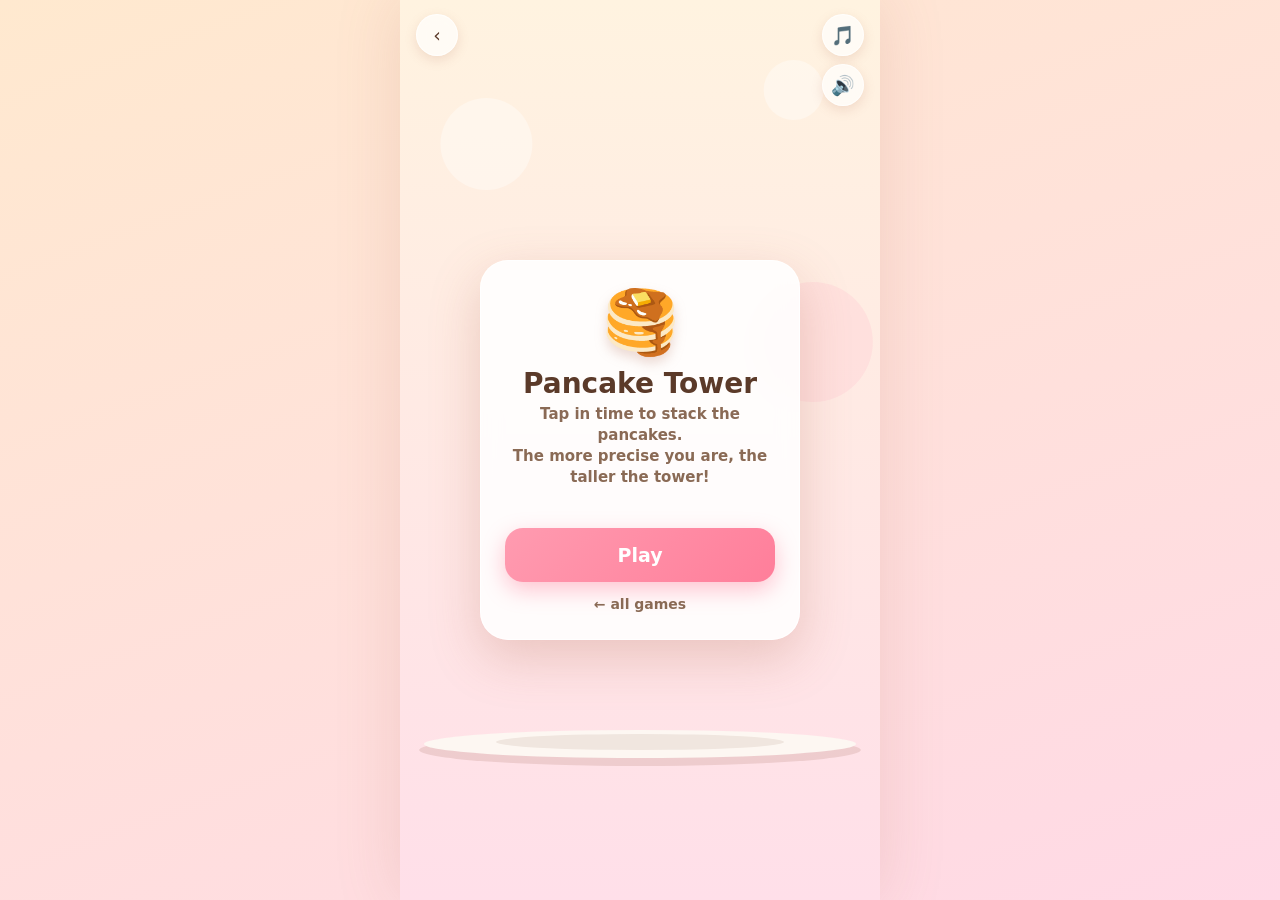
<file: pancake-tower/index.html>
<!DOCTYPE html>
<html lang="it">
<head>
<meta charset="UTF-8">
<meta name="viewport" content="width=device-width, initial-scale=1, maximum-scale=1, user-scalable=no, viewport-fit=cover">
<meta name="theme-color" content="#FFF3E0">
<meta name="apple-mobile-web-app-capable" content="yes">
<meta name="apple-mobile-web-app-status-bar-style" content="default">
<title>Pancake Tower 🥞</title>
<link rel="stylesheet" href="../shared/arcade.css">
<style>
  :root{
    --ink:#5b3a29;
    --ink-soft:#8a6a55;
    --accent:#ff8aa0;
    --bg0:#ffe9cf;
    --bg1:#ffd9e6;
    --btn0:#ff9bb0;
    --btn1:#ff7e9a;
    --btn-shadow-rgb:255,126,154;
    --row-tint:rgba(255,170,140,.12);
    --row-me:rgba(255,126,154,.24);
    --shade-rgb:180,110,90;
    --hint-top:54%;
  }
</style>
</head>
<body>
<div id="app">
  <canvas id="game"></canvas>
</div>

<script src="../shared/leaderboard.js"></script>
<script src="../shared/arcade.js"></script>
<script>
(() => {
  "use strict";

  // ---------- state ----------
  let state = 'menu';           // 'menu' | 'playing' | 'over'
  let blocks = [];              // placed pancakes {x,width,placeAnim,hue}
  let active = null;            // moving pancake {x,width,dir}
  let slices = [];              // falling overhang pieces (world-space Y)
  let particles = [];           // sparkles (world-space Y)
  let floats = [];              // floating texts (world-space Y)
  let viewY = 0;                // camera offset (0 = plate at the bottom)
  let score = 0, perfectStreak = 0;
  let best = parseInt(localStorage.getItem('pancakeTowerBest') || '0', 10) || 0;
  let firstDropDone = false;

  // ---------- shared shell ----------
  Arcade.init({
    gameId: 'pancake-tower',
    emoji: '🥞',
    emojiAnim: 'bob',
    title: 'Pancake Tower',
    subtitle: 'Tap in time to stack the pancakes.<br>The more precise you are, the taller the tower!',
    hint: 'tap to stack 👆',
    onPlay: startRun,
    isPlaying: () => state === 'playing'
  });

  // ---------- setup ----------
  const canvas = document.getElementById('game');
  const ctx = canvas.getContext('2d');
  const wrap = document.getElementById('app');

  // logical canvas size + layout constants (recomputed on resize)
  let W = 0, H = 0;
  let plateY = 0, activeBandTopY = 0, baseWidth = 240;
  const BLOCK_H = 30;
  const PERFECT_EPS = 6;   // px tolerance for a "perfect"
  const GROW = 10;         // width reward on a perfect
  const GRAVITY = 1700;    // px/s^2 for falling slices

  function resize(){
    const rect = wrap.getBoundingClientRect();
    const oldW = W;
    W = rect.width; H = rect.height;
    const dpr = Math.min(window.devicePixelRatio || 1, 3);
    canvas.width  = Math.round(W * dpr);
    canvas.height = Math.round(H * dpr);
    ctx.setTransform(dpr, 0, 0, dpr, 0, 0);
    plateY = H * 0.82;             // base pancake rests near the bottom
    activeBandTopY = H * 0.22;     // tower scrolls only once it climbs this high
    baseWidth = Math.max(120, Math.min(W * 0.6, 300));
    // if the width really changed (rotation), rescale the tower so the math stays valid
    if (oldW && oldW !== W){
      const k = W / oldW;
      for (const b of blocks){ b.x *= k; b.width *= k; }
      if (active){ active.x *= k; active.width *= k; }
    }
  }
  window.addEventListener('resize', resize);
  window.addEventListener('orientationchange', () => setTimeout(resize, 100));
  resize();

  // ---------- SFX ----------
  function sound(name){
    if (name === 'place')   Arcade.audio.tone(170 + Math.min(perfectStreak, 8) * 14, 0.12, 'sine', 0.18, 0);
    if (name === 'perfect'){ Arcade.audio.tone(523, 0.12, 'triangle', 0.18, 0); Arcade.audio.tone(784, 0.16, 'triangle', 0.16, 0.07); }
    if (name === 'over'){ Arcade.audio.tone(150, 0.5, 'sawtooth', 0.15, 0); Arcade.audio.tone(80, 0.6, 'sine', 0.12, 0.03); }
  }

  // ---------- background music (A·B·A·C major chiptune, ~58s loop) ----------
  const BPM = 132;
  const secPerStep = 60 / BPM / 4;
  const NOTE = {
    C2:65.41, D2:73.42, E2:82.41, F2:87.31, G2:98.00, A2:110.00, B2:123.47,
    C3:130.81, D3:146.83, E3:164.81,
    G4:392.00, A4:440.00, B4:493.88,
    C5:523.25, D5:587.33, E5:659.25, F5:698.46, G5:783.99, A5:880.00, B5:987.77
  };
  const CHORD_BASS = {
    C: ['C2','G2'], G: ['G2','D3'], Am: ['A2','E3'],
    F: ['F2','C3'], Em: ['E2','B2'], Dm: ['D2','A2']
  };
  const SEC_A = {
    chords: ['C','G','Am','F','C','G','F','G'],
    lead: [
      [0,'E5',2],[2,'G5',2],[4,'C5',2],[6,'E5',1],[7,'D5',1],[8,'C5',2],[10,'D5',2],[12,'E5',2],[14,'G5',2],
      [16,'D5',2],[18,'G5',2],[20,'B4',2],[22,'D5',1],[23,'C5',1],[24,'B4',2],[26,'A4',2],[28,'B4',2],[30,'D5',2],
      [32,'C5',2],[34,'E5',2],[36,'A4',2],[38,'C5',1],[39,'B4',1],[40,'A4',2],[42,'B4',2],[44,'C5',2],[46,'E5',2],
      [48,'A4',2],[50,'C5',2],[52,'F5',2],[54,'E5',1],[55,'D5',1],[56,'C5',2],[58,'A4',2],[60,'G4',2],[62,'C5',2],
      [64,'G5',2],[66,'A5',2],[68,'G5',2],[70,'E5',2],[72,'C5',2],[74,'E5',2],[76,'G5',2],[78,'E5',2],
      [80,'D5',2],[82,'G5',2],[84,'F5',2],[86,'D5',2],[88,'B4',2],[90,'D5',2],[92,'G5',2],[94,'D5',2],
      [96,'C5',2],[98,'F5',2],[100,'A5',2],[102,'F5',2],[104,'E5',2],[106,'C5',2],[108,'A4',2],[110,'C5',2],
      [112,'D5',2],[114,'B4',2],[116,'G4',2],[118,'B4',2],[120,'D5',2],[122,'F5',2],[124,'G5',4]
    ]
  };
  const SEC_B = {
    chords: ['Am','F','C','G','Am','F','Dm','G'],
    lead: [
      [0,'A4',2],[2,'C5',2],[4,'E5',2],[6,'C5',2],[8,'A4',2],[10,'B4',2],[12,'C5',2],[14,'E5',2],
      [16,'F5',2],[18,'E5',2],[20,'C5',2],[22,'A4',2],[24,'C5',2],[26,'F5',2],[28,'E5',2],[30,'C5',2],
      [32,'E5',2],[34,'G5',2],[36,'E5',2],[38,'C5',2],[40,'D5',2],[42,'E5',2],[44,'G5',2],[46,'E5',1],[47,'D5',1],
      [48,'D5',2],[50,'G5',2],[52,'B4',2],[54,'D5',2],[56,'G5',2],[58,'D5',2],[60,'B4',2],[62,'A4',2],
      [64,'A4',2],[66,'C5',2],[68,'E5',2],[70,'A5',2],[72,'G5',2],[74,'E5',2],[76,'C5',2],[78,'E5',2],
      [80,'F5',2],[82,'A5',2],[84,'G5',2],[86,'F5',2],[88,'E5',2],[90,'C5',2],[92,'F5',2],[94,'E5',2],
      [96,'D5',2],[98,'F5',2],[100,'A4',2],[102,'D5',2],[104,'F5',2],[106,'A5',2],[108,'F5',2],[110,'D5',2],
      [112,'G5',2],[114,'F5',2],[116,'D5',2],[118,'B4',2],[120,'G4',2],[122,'B4',2],[124,'D5',4]
    ]
  };
  const SEC_C = {
    chords: ['F','G','Em','Am','F','G','C','G'],
    lead: [
      [0,'A4',2],[2,'C5',2],[4,'F5',2],[6,'A5',2],[8,'G5',2],[10,'F5',2],[12,'C5',2],[14,'A4',2],
      [16,'B4',2],[18,'D5',2],[20,'G5',2],[22,'B5',2],[24,'A5',2],[26,'G5',2],[28,'D5',2],[30,'B4',2],
      [32,'E5',2],[34,'G5',2],[36,'B4',2],[38,'E5',2],[40,'D5',2],[42,'B4',2],[44,'G4',2],[46,'B4',2],
      [48,'A4',2],[50,'C5',2],[52,'E5',2],[54,'A5',2],[56,'G5',2],[58,'E5',2],[60,'C5',2],[62,'A4',2],
      [64,'F5',2],[66,'A5',2],[68,'G5',2],[70,'F5',2],[72,'E5',2],[74,'F5',2],[76,'A4',2],[78,'C5',2],
      [80,'G5',2],[82,'B5',2],[84,'A5',2],[86,'G5',2],[88,'F5',2],[90,'D5',2],[92,'B4',2],[94,'D5',2],
      [96,'C5',2],[98,'E5',2],[100,'G5',2],[102,'C5',2],[104,'E5',2],[106,'G5',2],[108,'A5',2],[110,'G5',2],
      [112,'D5',2],[114,'F5',2],[116,'G5',2],[118,'A5',2],[120,'G5',2],[122,'D5',2],[124,'G5',4]
    ]
  };
  const SONG = [SEC_A, SEC_B, SEC_A, SEC_C];
  let STEPS = 0;
  SONG.forEach((s) => { STEPS += s.chords.length * 16; });
  const leadAt = new Array(STEPS).fill(null);
  const bassAt = new Array(STEPS).fill(null);
  (function buildSong(){
    let off = 0;
    for (const s of SONG){
      s.chords.forEach((ch, bar) => {
        const pair = CHORD_BASS[ch], b = off + bar * 16;
        bassAt[b]      = { f: NOTE[pair[0]], d: 3 * secPerStep };
        bassAt[b + 4]  = { f: NOTE[pair[1]], d: 3 * secPerStep };
        bassAt[b + 8]  = { f: NOTE[pair[0]], d: 3 * secPerStep };
        bassAt[b + 12] = { f: NOTE[pair[1]], d: 3 * secPerStep };
      });
      s.lead.forEach((n) => { leadAt[off + n[0]] = { f: NOTE[n[1]], d: n[2] * secPerStep }; });
      off += s.chords.length * 16;
    }
  })();
  Arcade.setSong({
    secPerStep: secPerStep,
    steps: STEPS,
    volume: 0.45,
    onStep(step, time, io){
      const lead = leadAt[step];
      if (lead && lead.f) io.note(lead.f, time, lead.d * 0.92, 'square', 0.12);
      const bass = bassAt[step];
      if (bass && bass.f) io.note(bass.f, time, bass.d * 0.9, 'triangle', 0.18);
      if (step % 4 === 2) io.hat(time);
    }
  });

  // ---------- helpers ----------
  function clamp(v, a, b){ return v < a ? a : (v > b ? b : v); }
  // hardened: never feeds arcTo a negative radius / non-positive size (would throw and kill the loop)
  function roundRect(x, y, w, h, r){
    if (!(w > 0) || !(h > 0)){ ctx.beginPath(); return; }
    r = Math.max(0, Math.min(r, w / 2, h / 2));
    ctx.beginPath();
    ctx.moveTo(x + r, y);
    ctx.arcTo(x + w, y, x + w, y + h, r);
    ctx.arcTo(x + w, y + h, x, y + h, r);
    ctx.arcTo(x, y + h, x, y, r);
    ctx.arcTo(x, y, x + w, y, r);
    ctx.closePath();
  }

  // screen Y of a block's top edge for a given stack level (camera-aware)
  function topYFor(level){ return (plateY - level * BLOCK_H - BLOCK_H) + viewY; }

  function drawPancake(x, y, w, h, level, isTop){
    if (w <= 0 || h <= 0) return;
    const lift = (level % 2) * 3;
    const grad = ctx.createLinearGradient(0, y, 0, y + h);
    grad.addColorStop(0,   `hsl(39,80%,${72 - lift}%)`);
    grad.addColorStop(0.55,`hsl(35,74%,${64 - lift}%)`);
    grad.addColorStop(1,   `hsl(28,64%,${48 - lift}%)`);
    // soft contact shadow
    ctx.save();
    ctx.fillStyle = 'rgba(150,90,70,.16)';
    roundRect(x + 3, y + h * 0.55, w - 6, h * 0.7, h * 0.4); ctx.fill();
    ctx.restore();
    // body
    roundRect(x, y, w, h, h * 0.45);
    ctx.fillStyle = grad; ctx.fill();
    ctx.lineWidth = Math.max(1, h * 0.05);
    ctx.strokeStyle = 'hsla(26,55%,38%,.45)'; ctx.stroke();
    // top sheen
    roundRect(x + w * 0.12, y + h * 0.14, w * 0.46, h * 0.2, h * 0.1);
    ctx.fillStyle = 'hsla(48,92%,90%,.5)'; ctx.fill();

    if (isTop && w > 24){
      // syrup pool dripping over the front edge
      ctx.fillStyle = 'hsl(27,58%,33%)';
      roundRect(x + w * 0.22, y - h * 0.12, w * 0.56, h * 0.55, h * 0.26); ctx.fill();
      ctx.beginPath();
      ctx.ellipse(x + w * 0.36, y + h * 0.5, h * 0.16, h * 0.22, 0, 0, 7);
      ctx.ellipse(x + w * 0.6,  y + h * 0.55, h * 0.13, h * 0.2, 0, 0, 7);
      ctx.fill();
      ctx.fillStyle = 'hsla(33,70%,60%,.45)';
      roundRect(x + w * 0.3, y - h * 0.06, w * 0.18, h * 0.14, h * 0.07); ctx.fill();
      // butter pat
      ctx.fillStyle = '#ffe79a';
      roundRect(x + w * 0.43, y - h * 0.22, w * 0.16, h * 0.34, 3); ctx.fill();
      ctx.fillStyle = '#f8cf6b';
      roundRect(x + w * 0.43, y + h * 0.0, w * 0.16, h * 0.12, 3); ctx.fill();
    }
  }

  // slices/particles/floats store WORLD Y (screen Y minus camera); viewY is added back at draw time
  function spawnSlice(x, screenY, w, dir, full){
    if (w < 1) return;
    slices.push({
      x, y: screenY - viewY, w, h: BLOCK_H,
      vx: dir * (50 + Math.random() * 70),
      vy: (full ? -40 : -20) - Math.random() * 50,
      rot: 0, vrot: dir * (2 + Math.random() * 3),
      hue: blocks.length, a: 1
    });
  }
  function addParticles(x, screenY){
    const wy = screenY - viewY;
    for (let i = 0; i < 16; i++){
      const ang = Math.random() * Math.PI * 2;
      const sp = 60 + Math.random() * 160;
      particles.push({ x, y: wy, vx: Math.cos(ang) * sp, vy: Math.sin(ang) * sp - 40, life: 1, hue: 45 + Math.random() * 12 });
    }
  }
  function addFloat(text, x, screenY){ floats.push({ text, x, y: screenY - viewY, life: 1 }); }

  // ---------- game flow ----------
  function reset(){
    blocks = []; slices = []; particles = []; floats = [];
    viewY = 0; score = 0; perfectStreak = 0; firstDropDone = false;
    active = { x: (W - baseWidth) / 2, width: baseWidth, dir: 1 };
    updateHud();
  }
  function startRun(){
    reset();
    state = 'playing';
  }
  function updateHud(){
    Arcade.setScore(score);
    Arcade.setBest(best);
  }
  function newActive(width){
    const dir = Math.random() < 0.5 ? 1 : -1;
    active = { x: dir > 0 ? 0 : W - width, width, dir };
  }
  function drop(){
    if (state !== 'playing') return;
    const level = blocks.length;
    const top = topYFor(level);

    if (level === 0){
      blocks.push({ x: active.x, width: active.width, placeAnim: 1, hue: 0 });
      sound('place'); Arcade.audio.buzz(8);
      newActive(active.width);
      score += 1; updateHud();
      finishFirstDrop();
      return;
    }

    const below = blocks[level - 1];
    const newLeft  = Math.max(active.x, below.x);
    const newRight = Math.min(active.x + active.width, below.x + below.width);
    const overlap = newRight - newLeft;

    if (overlap <= 0){
      gameOver(top);
      return;
    }

    let px = newLeft, pw = overlap;
    if (Math.abs(active.x - below.x) <= PERFECT_EPS){
      // snap perfectly onto the block below (no shrink, small reward)
      pw = Math.min(baseWidth, below.width + GROW);
      px = clamp(below.x - (pw - below.width) / 2, 0, W - pw);
      perfectStreak += 1;
      score += 1 + perfectStreak;
      addParticles(px + pw / 2, top);
      addFloat(perfectStreak > 1 ? 'PERFECT x' + perfectStreak : 'PERFECT!', px + pw / 2, top - 6);
      sound('perfect'); Arcade.audio.buzz(20);
    } else {
      // shave the overhang off as a falling slice
      if (active.x < newLeft) spawnSlice(active.x, top, newLeft - active.x, -1);
      if (active.x + active.width > newRight) spawnSlice(newRight, top, (active.x + active.width) - newRight, 1);
      perfectStreak = 0;
      score += 1;
      sound('place'); Arcade.audio.buzz(8);
    }

    blocks.push({ x: px, width: pw, placeAnim: 1, hue: level });
    newActive(pw);
    updateHud();
    finishFirstDrop();
  }
  function finishFirstDrop(){
    if (!firstDropDone){ firstDropDone = true; Arcade.hideHint(); }
  }
  function gameOver(top){
    spawnSlice(active.x, top, active.width, active.x < W / 2 ? -1 : 1, true);
    state = 'over';
    sound('over'); Arcade.audio.buzz(40);
    const isBest = score > best;
    if (isBest){ best = score; localStorage.setItem('pancakeTowerBest', String(best)); }
    updateHud();
    let title = 'Oops!', emoji = '🥞';
    if (score >= 20){ title = 'What a tower!'; emoji = '🤩'; }
    else if (score >= 8){ title = 'Nice stack!'; emoji = '😋'; }
    Arcade.gameOver({ score: score, isBest: isBest, title: title, emoji: emoji });
  }

  // ---------- update + render ----------
  function update(dt){
    // move active pancake
    if (state === 'playing' && active){
      const speed = clamp(150 + score * 7, 150, 470);
      active.x += active.dir * speed * dt;
      if (active.x < 0){ active.x = 0; active.dir = 1; }
      if (active.x + active.width > W){ active.x = W - active.width; active.dir = -1; }
    }
    // camera: keep the plate at the bottom until the tower climbs past the band, then scroll up
    const level = blocks.length;
    const targetView = Math.max(0, activeBandTopY - (plateY - level * BLOCK_H - BLOCK_H));
    viewY += (targetView - viewY) * Math.min(1, dt * 6);

    // placed-block squash decay
    for (const b of blocks){ if (b.placeAnim > 0){ b.placeAnim *= Math.pow(0.001, dt); if (b.placeAnim < 0.02) b.placeAnim = 0; } }

    // slices (world-space)
    for (const s of slices){ s.vy += GRAVITY * dt; s.x += s.vx * dt; s.y += s.vy * dt; s.rot += s.vrot * dt; }
    slices = slices.filter(s => s.y + viewY < H + 160);

    // particles
    for (const p of particles){ p.vy += 700 * dt; p.x += p.vx * dt; p.y += p.vy * dt; p.life -= dt * 1.6; }
    particles = particles.filter(p => p.life > 0);

    // floats
    for (const f of floats){ f.y -= dt * 40; f.life -= dt * 1.1; }
    floats = floats.filter(f => f.life > 0);
  }

  function render(){
    // background
    const bg = ctx.createLinearGradient(0, 0, 0, H);
    bg.addColorStop(0, '#fff3e0');
    bg.addColorStop(1, '#ffdfe9');
    ctx.fillStyle = bg; ctx.fillRect(0, 0, W, H);
    // soft bokeh (fixed to the screen, like an ambient layer)
    ctx.save();
    ctx.fillStyle = 'rgba(255,255,255,.35)';
    ctx.beginPath(); ctx.arc(W * 0.18, H * 0.16, 46, 0, 7); ctx.fill();
    ctx.beginPath(); ctx.arc(W * 0.82, H * 0.1, 30, 0, 7); ctx.fill();
    ctx.fillStyle = 'rgba(255,180,200,.22)';
    ctx.beginPath(); ctx.arc(W * 0.86, H * 0.38, 60, 0, 7); ctx.fill();
    ctx.restore();

    // plate under the base pancake
    const plateScreenY = topYFor(-1);
    ctx.save();
    ctx.fillStyle = 'rgba(150,90,70,.16)';
    ctx.beginPath(); ctx.ellipse(W / 2, plateScreenY + 12, W * 0.46, 16, 0, 0, 7); ctx.fill();
    ctx.fillStyle = '#fdf7f2';
    ctx.beginPath(); ctx.ellipse(W / 2, plateScreenY + 6, W * 0.45, 14, 0, 0, 7); ctx.fill();
    ctx.fillStyle = '#f0e6df';
    ctx.beginPath(); ctx.ellipse(W / 2, plateScreenY + 4, W * 0.3, 8, 0, 0, 7); ctx.fill();
    ctx.restore();

    // placed pancakes (bottom -> top), with squash-and-stretch on landing
    for (let i = 0; i < blocks.length; i++){
      const b = blocks[i];
      const y = topYFor(i);
      if (y > H + BLOCK_H || y < -BLOCK_H * 2) continue;
      const sq = b.placeAnim || 0;
      const h = BLOCK_H * (1 - 0.22 * sq);
      const w = b.width * (1 + 0.10 * sq);
      drawPancake(b.x - (w - b.width) / 2, y + (BLOCK_H - h), w, h, i, false);
    }

    // active pancake (with syrup + butter)
    if (state === 'playing' && active){
      drawPancake(active.x, topYFor(blocks.length), active.width, BLOCK_H, blocks.length, true);
    }

    // falling slices
    for (const s of slices){
      ctx.save();
      ctx.globalAlpha = clamp(s.a, 0, 1);
      ctx.translate(s.x + s.w / 2, s.y + viewY + s.h / 2);
      ctx.rotate(s.rot);
      drawPancake(-s.w / 2, -s.h / 2, s.w, s.h, s.hue, false);
      ctx.restore();
    }

    // particles
    for (const p of particles){
      ctx.save();
      ctx.globalAlpha = clamp(p.life, 0, 1);
      ctx.fillStyle = `hsl(${p.hue},95%,62%)`;
      ctx.beginPath(); ctx.arc(p.x, p.y + viewY, 3.2, 0, 7); ctx.fill();
      ctx.restore();
    }

    // floating "PERFECT" texts (pop in big, settle, gold->pink gradient)
    for (const f of floats){
      ctx.save();
      ctx.globalAlpha = clamp(f.life, 0, 1);
      const scale = 1 + 0.25 * clamp(f.life, 0, 1);
      ctx.translate(f.x, f.y + viewY);
      ctx.scale(scale, scale);
      ctx.font = '800 22px ui-rounded, "SF Pro Rounded", Nunito, system-ui, sans-serif';
      ctx.textAlign = 'center';
      ctx.lineWidth = 4; ctx.strokeStyle = 'rgba(255,255,255,.9)';
      ctx.strokeText(f.text, 0, 0);
      const g = ctx.createLinearGradient(0, -12, 0, 8);
      g.addColorStop(0, '#ffd24a'); g.addColorStop(1, '#ff5f86');
      ctx.fillStyle = g;
      ctx.fillText(f.text, 0, 0);
      ctx.restore();
    }
  }

  // ---------- loop ----------
  let last = 0;
  function loop(ts){
    if (!last) last = ts;
    let dt = (ts - last) / 1000; last = ts;
    if (dt > 0.05) dt = 0.05;       // clamp big gaps (tab switch)
    try {
      update(dt);
      render();
    } catch (err){
      // never let a draw error kill the animation loop
      if (window.console) console.error('[pancake] frame error', err);
    }
    requestAnimationFrame(loop);
  }
  requestAnimationFrame(loop);

  // ---------- input ----------
  canvas.addEventListener('pointerdown', (e) => {
    if (!e.isPrimary) return;       // ignore second finger / palm
    e.preventDefault();
    Arcade.audio.resume();
    drop();
  }, { passive: false });

  window.addEventListener('keydown', (e) => {
    if (Arcade.isTyping(e)) return;
    if (e.code === 'Space' || e.code === 'Enter'){
      e.preventDefault();
      Arcade.audio.resume();
      if (state === 'playing'){ drop(); return; }
      // only (re)start when a menu/over overlay is actually on screen
      if (Arcade.overlayVisible()) Arcade.play();
    }
  });

  updateHud();

  // --- test seam: exposes internals to the jsc test suite; completely inert in the browser ---
  if (typeof window !== 'undefined' && window.__PANCAKE_TEST__){
    window.__PANCAKE_TEST__.api = {
      drawPancake, roundRect, topYFor, drop,
      start: () => Arcade.play(),
      state: () => state,
      blocks: () => blocks,
      active: () => active,
      score: () => score,
      baseWidth: () => baseWidth,
      dims: () => ({ W, H })
    };
  }
})();
</script>
</body>
</html>
</file>
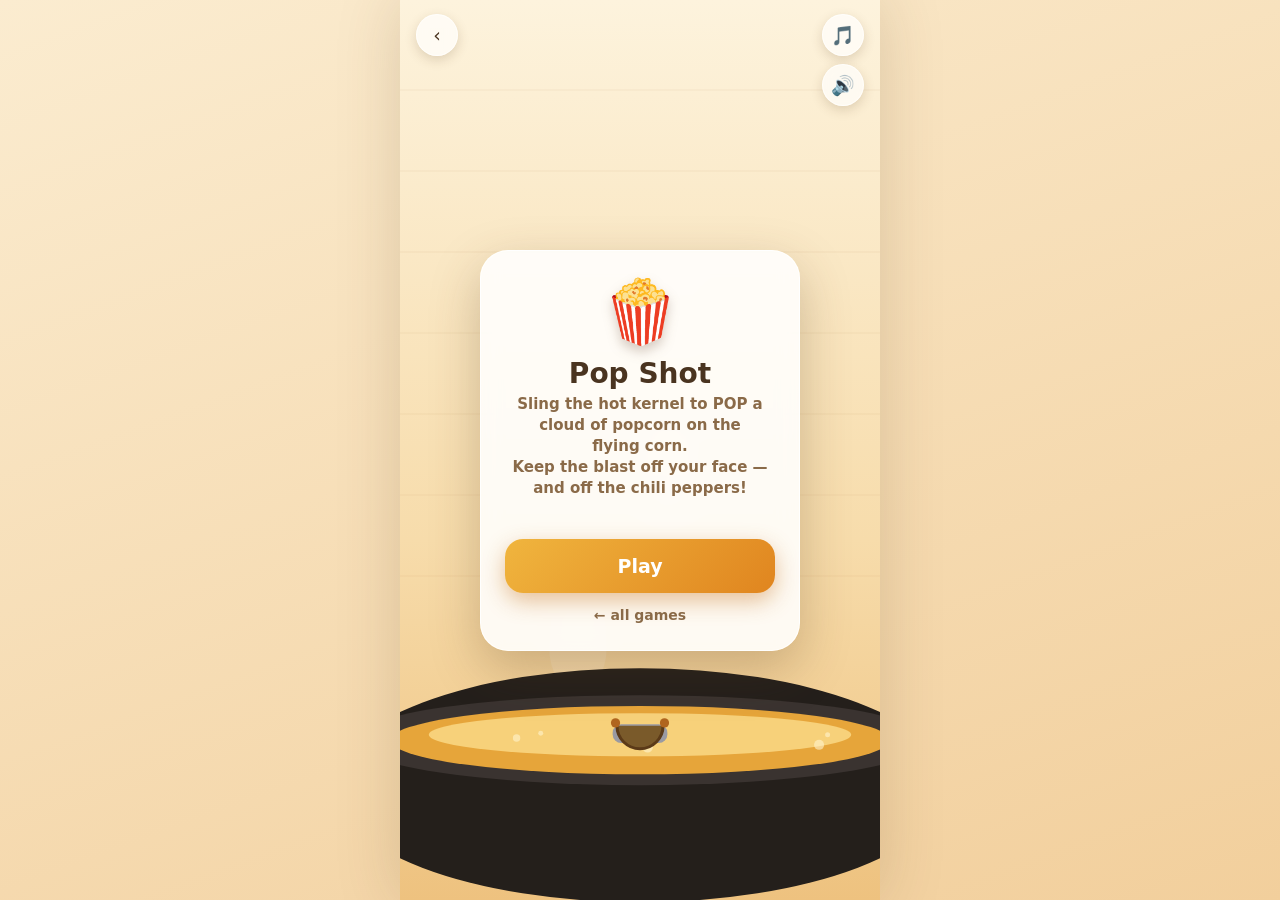
<file: pop-shot/index.html>
<!DOCTYPE html>
<html lang="it">
<head>
<meta charset="UTF-8">
<meta name="viewport" content="width=device-width, initial-scale=1, maximum-scale=1, user-scalable=no, viewport-fit=cover">
<meta name="theme-color" content="#FBECD0">
<meta name="apple-mobile-web-app-capable" content="yes">
<meta name="apple-mobile-web-app-status-bar-style" content="default">
<title>Pop Shot 🍿</title>
<link rel="stylesheet" href="../shared/arcade.css">
<style>
  :root{
    --ink:#4a3420;
    --ink-soft:#8a6a48;
    --accent:#e0851f;
    --bg0:#fbecd0;
    --bg1:#f2cf9c;
    --btn0:#f0b53e;
    --btn1:#e0851f;
    --btn-shadow-rgb:200,120,40;
    --row-tint:rgba(150,110,60,.12);
    --row-me:rgba(224,133,30,.24);
    --shade-rgb:90,60,30;
    --hint-top:66%;
  }
  #hint{ color:#fff6e2; text-shadow:0 1px 0 rgba(60,35,10,.95),0 -1px 0 rgba(60,35,10,.95),1px 0 0 rgba(60,35,10,.95),-1px 0 0 rgba(60,35,10,.95),0 2px 6px rgba(60,35,10,.55); }
</style>
</head>
<body>
<div id="app">
  <canvas id="game"></canvas>
</div>

<script src="../shared/leaderboard.js"></script>
<script src="../shared/arcade.js"></script>
<script>
(() => {
  "use strict";

  // ---------- tuning ----------
  const LIVES = 3;
  const RAMP = 32;               // kernels resolved to reach full heat
  const PRED_DT = 1 / 60;        // fixed step the aim predictor integrates at (mirrors one 60fps sim frame)

  // ---------- state ----------
  let state = 'menu';            // 'menu' | 'playing' | 'over'
  let score = 0, lives = LIVES, resolved = 0;
  let kernel = null;             // { x, y, vx, vy, fuse, maxFuse, state:'drop'|'seat'|'fly' }
  let targets = [];              // { x, y, baseY, vx, r, kind:'good'|'bad', bob, born }
  let reloadT = 0;
  let aiming = false, dragStart = { x: 0, y: 0 }, dragNow = { x: 0, y: 0 }, aimId = null;
  let best = parseInt(localStorage.getItem('popShotBest') || '0', 10) || 0;
  let clock = 0, shake = 0, firstAim = false, lastShown = 0, slowmo = false;
  let particles = [], floats = [], rings = [];
  let lastBurstPos = null;

  // ---------- shell ----------
  Arcade.init({
    gameId: 'pop-shot',
    emoji: '🍿',
    emojiAnim: 'bob',
    title: 'Pop Shot',
    subtitle: 'Sling the hot kernel to POP a cloud of popcorn on the flying&nbsp;corn.<br>Keep the blast off your face — and off the chili&nbsp;peppers!',
    hint: 'pull back &amp; release to sling ✦',
    onPlay: startRun,
    isPlaying: () => state === 'playing'
  });

  const canvas = document.getElementById('game');
  const ctx = canvas.getContext('2d');
  const wrap = document.getElementById('app');

  let W = 0, H = 0, scoopX = 0, scoopY = 0, G = 0, KR = 0, TR = 0, MAXDRAG = 0, MAXSPEED = 0, BURST = 0, DANGER = 0;
  let bandT = 0, bandB = 0, bandL = 0, bandR = 0;
  function resize(){
    const rect = wrap.getBoundingClientRect();
    W = rect.width; H = rect.height;
    const dpr = Math.min(window.devicePixelRatio || 1, 3);
    canvas.width = Math.round(W * dpr); canvas.height = Math.round(H * dpr);
    ctx.setTransform(dpr, 0, 0, dpr, 0, 0);
    scoopX = W * 0.5; scoopY = H * 0.8;
    G = H * 1.1; KR = W * 0.03; TR = W * 0.05;
    MAXDRAG = Math.min(W * 0.42, 150); MAXSPEED = H * 1.55; BURST = W * 0.24;
    DANGER = H * 0.2;              // dome around the pan where your own pop can splash you
    bandT = H * 0.12; bandB = H * 0.5; bandL = W * 0.14; bandR = W * 0.86;
  }
  window.addEventListener('resize', resize);
  window.addEventListener('orientationchange', () => setTimeout(resize, 100));

  // ---------- helpers ----------
  function clamp(v, a, b){ return v < a ? a : (v > b ? b : v); }
  function lerp(a, b, t){ return a + (b - a) * t; }
  function hypot(x, y){ return Math.sqrt(x * x + y * y); }
  function roundRect(x, y, w, h, r){
    if (!(w > 0) || !(h > 0)){ ctx.beginPath(); return; }
    r = Math.max(0, Math.min(r, w / 2, h / 2));
    ctx.beginPath(); ctx.moveTo(x + r, y); ctx.arcTo(x + w, y, x + w, y + h, r);
    ctx.arcTo(x + w, y + h, x, y + h, r); ctx.arcTo(x, y + h, x, y, r); ctx.arcTo(x, y, x + w, y, r); ctx.closePath();
  }

  // ---------- difficulty (heat curve) ----------
  function heat(){ return clamp(resolved / RAMP, 0, 1); }
  function maxFuse(){ return lerp(4.0, 1.9, heat()); }
  function targetCount(){ return resolved < 3 ? 1 : resolved < 8 ? 2 : resolved < 14 ? 3 : resolved < 24 ? 4 : 5; }
  function driftSpeed(){ return W * (0.05 + heat() * 0.22); }         // faster overall, and climbs with heat
  function badChance(){ return lerp(0.10, 0.34, heat()); }            // more peppers as it heats up
  function reloadDelay(){ return lerp(0.6, 0.32, heat()); }

  // ---------- audio ----------
  function thwip(power){ Arcade.audio.tone(180 + power * 300, 0.09, 'sawtooth', 0.08, 0); Arcade.audio.tone(90, 0.08, 'square', 0.05, 0); }
  function popSound(n){
    for (let i = 0; i < Math.max(1, n); i++){
      Arcade.audio.tone(520 + i * 140, 0.09, 'triangle', 0.11, i * 0.07);   // rising pentatonic-ish cascade
      Arcade.audio.tone((520 + i * 140) * 1.5, 0.1, 'sine', 0.06, i * 0.07 + 0.01);
    }
  }
  function jackpotSound(){ [523, 659, 784, 1046, 1318].forEach((f, i) => Arcade.audio.tone(f, 0.14, 'triangle', 0.1, i * 0.05)); }
  function splatSound(){ Arcade.audio.tone(150, 0.28, 'sawtooth', 0.16, 0); Arcade.audio.tone(80, 0.32, 'sine', 0.11, 0.02); }
  function spicySound(){ Arcade.audio.tone(120, 0.3, 'sawtooth', 0.14, 0); Arcade.audio.tone(300, 0.18, 'square', 0.08, 0.02); }
  let tickAt = 0;
  function fuseTick(f){                                     // accelerating tick in the last second
    if (f > 1.0) return;
    const rate = lerp(0.5, 0.12, 1 - f);
    if (clock - tickAt < rate) return;
    tickAt = clock;
    Arcade.audio.tone(900 + (1 - f) * 500, 0.03, 'square', 0.04, 0);
  }

  // ---------- music (cheerful 3/4 calliope waltz) ----------
  const BPM = 150;
  const secPerStep = 60 / BPM / 4;
  const NOTE = {
    C3:130.81, D3:146.83, E3:164.81, F3:174.61, G3:196.00, A3:220.00, B3:246.94,
    C4:261.63, D4:293.66, E4:329.63, F4:349.23, G4:392.00, A4:440.00, B4:493.88,
    C5:523.25, D5:587.33, E5:659.25, F5:698.46, G5:783.99, A5:880.00
  };
  NOTE.GS4 = 415.30;
  const CH = { C:['C3','E4','G4'], G:['G3','D4','G4'], Am:['A3','C4','E4'], F:['F3','A4','C5'], Dm:['D3','F4','A4'], E:['E3','GS4','B4'] };
  const PROG = ['C', 'G', 'Am', 'F', 'C', 'G', 'C', 'C'];
  const MEL = [
    [0,'G4',3],[3,'C5',3],[6,'E5',6],[12,'D5',3],[15,'B4',3],[18,'G4',6],
    [24,'A4',3],[27,'C5',3],[30,'E5',6],[36,'F5',3],[39,'D5',3],[42,'C5',6],
    [48,'G4',3],[51,'C5',3],[54,'E5',6],[60,'D5',3],[63,'B4',3],[66,'G4',6],
    [72,'E5',3],[75,'D5',3],[78,'C5',6],[84,'G4',3],[87,'B4',3],[90,'C5',6]
  ];
  const BAR = 12, STEPS = PROG.length * BAR;
  const melAt = new Array(STEPS).fill(null);
  MEL.forEach((n) => { melAt[n[0]] = { f: NOTE[n[1]], d: n[2] * secPerStep }; });
  Arcade.setSong({
    secPerStep: secPerStep, steps: STEPS, volume: 0.4,
    onStep(step, time, io){
      const bar = Math.floor(step / BAR), inBar = step % BAR, ch = CH[PROG[bar]];
      if (inBar === 0) io.note(NOTE[ch[0]], time, 3.2 * secPerStep, 'triangle', 0.16);          // oom
      if (inBar === 4 || inBar === 8){ io.note(NOTE[ch[1]], time, 2.2 * secPerStep, 'triangle', 0.08); io.note(NOTE[ch[2]], time, 2.2 * secPerStep, 'triangle', 0.06); }  // pah pah
      const m = melAt[step];
      if (m && m.f) io.note(m.f, time, m.d * 0.9, 'square', 0.07);
      if (inBar === 0) io.hat(time);
    }
  });

  // ---------- fx ----------
  function puff(x, y, n){
    for (let i = 0; i < n; i++){
      const a = Math.random() * Math.PI * 2, sp = 40 + Math.random() * 220;
      particles.push({ x, y, vx: Math.cos(a) * sp, vy: Math.sin(a) * sp - 40, life: 1, r: KR * (0.5 + Math.random()), kind: 'corn' });
    }
  }
  function splatFx(x, y, kind){
    for (let i = 0; i < 16; i++){
      const a = Math.random() * Math.PI * 2, sp = 60 + Math.random() * 200;
      particles.push({ x, y, vx: Math.cos(a) * sp, vy: Math.sin(a) * sp - 20, life: 1, r: KR * 0.6, kind: kind || 'splat' });
    }
  }
  function addFloat(t, x, y, c, big){ floats.push({ t, x, y, life: 1, c: c || '#e0a11e', big: !!big }); }

  // ---------- game flow ----------
  function updateHud(){ Arcade.setScore(Math.floor(score)); Arcade.setBest(best); Arcade.setStrikes('🌽'.repeat(Math.max(0, lives))); }
  function spawnKernel(){ kernel = { x: scoopX, y: scoopY - H * 0.22, vx: 0, vy: 0, fuse: 0, maxFuse: maxFuse(), acc: 0, state: 'drop' }; }
  function spawnTarget(){
    const y = bandT + Math.random() * (bandB - bandT);
    const spd = driftSpeed() * (0.55 + Math.random() * 1.0);              // varied speed
    targets.push({
      x: bandL + Math.random() * (bandR - bandL), y: y, baseY: y,
      vx: (Math.random() < 0.5 ? -1 : 1) * spd,
      r: TR * (0.7 + Math.random() * 0.75),                              // varied size
      kind: Math.random() < badChance() ? 'bad' : 'good',
      bob: Math.random() * 6.28, born: 0
    });
  }
  function reset(){
    score = 0; lives = LIVES; resolved = 0; reloadT = 0; aiming = false; aimId = null;
    kernel = null; targets = []; particles = []; floats = []; rings = [];
    shake = 0; firstAim = false; lastShown = 0; lastBurstPos = null;
    for (let i = 0; i < targetCount(); i++) spawnTarget();
    spawnKernel();
    updateHud();
  }
  function startRun(){ reset(); state = 'playing'; }

  // ---------- scoring & life loss ----------
  function loseLife(x, y, label, color, kind){
    lives--;
    shake = 0.5; splatFx(x, y, kind); splatSound(); Arcade.audio.buzz(30);
    addFloat(label, x, y - KR * 3, color || '#c0341b', true);
    updateHud();
    if (lives <= 0) gameOver();
  }
  function splat(){                                          // seated fuse-out — it popped in the ladle, on you
    resolved++;
    kernel = null; reloadT = reloadDelay() + 0.25; aiming = false; aimId = null;
    loseLife(scoopX, scoopY, 'POP!', '#c0341b');
  }
  function selfBlast(x, y){ loseLife(x, y, 'TOO CLOSE!', '#c0341b'); }
  function spicyBlast(x, y){ spicySound(); loseLife(x, y, 'SPICY! 🌶️', '#e2402f', 'spice'); }

  function popResult(x, y){                                  // what the bloom catches
    const good = [], bad = [];
    for (const t of targets){
      if (t.dead) continue;
      if (hypot(t.x - x, t.y - y) <= BURST + t.r){ (t.kind === 'bad' ? bad : good).push(t); }
    }
    return { good: good, bad: bad };
  }
  function explode(x, y){                                    // resolve a bloom: score corn, but a pepper burns you
    rings.push({ x, y, r: 0, life: 1 });
    puff(x, y, 22);
    const res = popResult(x, y);
    if (res.bad.length > 0){                                 // caught a chili — spicy blast, lose a life, no points
      res.bad.forEach((t) => { t.dead = true; });
      targets = targets.filter((t) => { if (t.dead){ puff(t.x, t.y, 10); return false; } return true; });
      spicyBlast(x, y);
      return 0;
    }
    const n = Math.min(res.good.length, 4);
    if (n > 0){
      const gained = 100 * n * n;
      score += gained;
      res.good.forEach((t) => { t.dead = true; });
      targets = targets.filter((t) => { if (t.dead){ puff(t.x, t.y, 8); addFloat('+' + gained, t.x, t.y - t.r, '#fff2c4'); return false; } return true; });
      popSound(n);
      if (n >= 3){ addFloat('JACKPOT  x' + n, x, y - 20, '#e0a11e', true); jackpotSound(); shake = 0.3; Arcade.audio.buzz(20); }
      else { Arcade.audio.buzz(6); }
    } else { Arcade.audio.tone(240, 0.1, 'sine', 0.05, 0); }
    return n;
  }
  function burstKernel(){
    lastBurstPos = { x: kernel.x, y: kernel.y };
    const x = kernel.x, y = kernel.y;
    kernel = null; resolved++; reloadT = reloadDelay(); aiming = false; aimId = null;
    if (hypot(x - scoopX, y - scoopY) < DANGER){            // popped in your own face
      rings.push({ x, y, r: 0, life: 1 }); puff(x, y, 18);
      selfBlast(x, y);
    } else {
      explode(x, y);
    }
    updateHud();
  }
  function gameOver(){
    state = 'over';
    Arcade.audio.tone(200, 0.45, 'sawtooth', 0.13, 0); Arcade.audio.buzz(35);
    const s = Math.floor(score), isBest = s > best;
    if (isBest){ best = s; localStorage.setItem('popShotBest', String(best)); }
    updateHud();
    let title = 'Popped out!', emoji = '🍿';
    if (s >= 6000){ title = 'Kernel King!'; emoji = '🤩'; }
    else if (s >= 2500){ title = 'Buttery!'; emoji = '😎'; }
    Arcade.gameOver({ score: s, isBest: isBest, title: title, emoji: emoji });
  }

  // ---------- aim ----------
  function computeLaunch(){
    const dx = dragNow.x - dragStart.x, dy = dragNow.y - dragStart.y, dist = hypot(dx, dy);
    if (dist < 12) return null;
    const power = clamp(dist, 0, MAXDRAG) / MAXDRAG;
    let ang = Math.atan2(-dy, -dx);                         // opposite of the pull
    if (ang >= 0) ang = (ang <= Math.PI / 2) ? -0.3 : -Math.PI + 0.3;   // force the shot upward
    else ang = clamp(ang, -Math.PI + 0.3, -0.3);
    const sp = power * MAXSPEED;
    return { vx: Math.cos(ang) * sp, vy: Math.sin(ang) * sp, power: power };
  }
  function fire(){
    const L = computeLaunch();
    if (!L || !kernel || kernel.state !== 'seat') return;
    kernel.vx = L.vx; kernel.vy = L.vy; kernel.state = 'fly';
    thwip(L.power); Arcade.audio.buzz(8);
  }

  // shared ballistic step — used by BOTH the live sim and the aim predictor, so the drawn
  // trajectory / POP-HERE marker can never diverge from where the kernel actually goes.
  function flyStep(s, h){
    s.vy += G * h; s.x += s.vx * h; s.y += s.vy * h;
    if (s.x < KR){ s.x = KR; s.vx = Math.abs(s.vx) * 0.7; }
    if (s.x > W - KR){ s.x = W - KR; s.vx = -Math.abs(s.vx) * 0.7; }
  }
  function predictPath(L, fuse){                            // trace the real bounced flight to fuse-end / bottom-exit
    const pts = [{ x: scoopX, y: scoopY }];
    const s = { x: scoopX, y: scoopY, vx: L.vx, vy: L.vy };
    let f = fuse, guard = 0;
    while (f > 0 && guard++ < 600){
      flyStep(s, PRED_DT); f -= PRED_DT;                    // mirror the sim: full steps, stop when fuse spent
      pts.push({ x: s.x, y: s.y });
      if (s.y > H + KR * 4) break;
    }
    return { pts: pts, end: { x: s.x, y: s.y } };
  }

  // ---------- update ----------
  function update(dt){
    clock += dt;
    if (shake > 0) shake = Math.max(0, shake - dt * 2);
    const slow = aiming && kernel && kernel.state === 'seat';
    const wdt = slow ? dt * 0.32 : dt;                      // bullet-time while aiming (fuse still ticks real-time)
    slowmo = slow && state === 'playing';

    if (state === 'playing'){
      if (kernel){
        if (kernel.state === 'drop'){
          kernel.y += H * 1.3 * wdt;
          if (kernel.y >= scoopY){ kernel.y = scoopY; kernel.state = 'seat'; kernel.fuse = kernel.maxFuse; }
        } else if (kernel.state === 'seat'){
          kernel.fuse -= dt;                                // REAL time — urgency even in bullet-time
          fuseTick(kernel.fuse);
          if (kernel.fuse <= 0) splat();
        } else if (kernel.state === 'fly'){
          // fixed-timestep accumulator: advance in exact PRED_DT chunks so the live flight
          // integrates identically to predictPath() on ANY frame rate (60/120Hz, throttled).
          kernel.acc = (kernel.acc || 0) + wdt;
          while (kernel && kernel.acc >= PRED_DT){
            flyStep(kernel, PRED_DT); kernel.fuse -= PRED_DT; kernel.acc -= PRED_DT;
            if (kernel.fuse <= 0 || kernel.y > H + KR * 4){ burstKernel(); break; }
          }
        }
      } else if (reloadT > 0){
        reloadT -= dt; if (reloadT <= 0) spawnKernel();
      }
      // keep the air stocked with corn (and the odd pepper)
      while (targets.length < targetCount()) spawnTarget();
      const tdrift = (kernel && kernel.state === 'fly') ? wdt * 0.25 : wdt;   // near-freeze drift mid-flight so the pop preview stays truthful
      for (const t of targets){
        t.born = Math.min(1, (t.born || 0) + dt * 3);
        t.x += t.vx * tdrift;
        if (t.x < bandL){ t.x = bandL; t.vx = Math.abs(t.vx); }
        if (t.x > bandR){ t.x = bandR; t.vx = -Math.abs(t.vx); }
        t.y = t.baseY + Math.sin((clock + t.bob) * 1.6) * t.r * 0.14;   // gentle float
      }
      if (Math.floor(score) !== lastShown){ lastShown = Math.floor(score); updateHud(); }
    }

    for (const p of particles){ p.vy += 340 * dt; p.x += p.vx * dt; p.y += p.vy * dt; p.life -= dt * 1.3; }
    particles = particles.filter((p) => p.life > 0);
    for (const f of floats){ f.y -= dt * 36; f.life -= dt * 0.8; }
    floats = floats.filter((f) => f.life > 0);
    for (const r of rings){ r.r += (BURST - r.r) * Math.min(1, dt * 9); r.life -= dt * 2.2; }
    rings = rings.filter((r) => r.life > 0);
  }

  // ---------- render ----------
  function drawCorn(r){
    ctx.fillStyle = '#5aa03a';                              // husk leaves
    ctx.beginPath(); ctx.moveTo(0, -r * 1.05); ctx.quadraticCurveTo(-r * 0.75, -r * 1.25, -r * 0.32, -r * 0.5); ctx.quadraticCurveTo(-r * 0.12, -r * 0.9, 0, -r * 0.85); ctx.fill();
    ctx.beginPath(); ctx.moveTo(0, -r * 1.05); ctx.quadraticCurveTo(r * 0.75, -r * 1.25, r * 0.32, -r * 0.5); ctx.quadraticCurveTo(r * 0.12, -r * 0.9, 0, -r * 0.85); ctx.fill();
    ctx.fillStyle = '#f4c430';                              // cob
    ctx.beginPath(); ctx.ellipse(0, r * 0.08, r * 0.6, r * 0.9, 0, 0, 7); ctx.fill();
    ctx.strokeStyle = 'rgba(120,78,20,.55)'; ctx.lineWidth = Math.max(1.5, r * 0.07); ctx.stroke();   // outline so the gold separates from the warm wall
    ctx.fillStyle = '#e0a81e';                              // kernels
    for (let yy = -2; yy <= 2; yy++){ for (let xx = -1; xx <= 1; xx++){ ctx.beginPath(); ctx.arc(xx * r * 0.3 + (Math.abs(yy) % 2 ? r * 0.15 : 0), yy * r * 0.3 + r * 0.08, r * 0.12, 0, 7); ctx.fill(); } }
    ctx.fillStyle = 'rgba(255,255,255,.35)';                // highlight
    ctx.beginPath(); ctx.ellipse(-r * 0.24, -r * 0.2, r * 0.12, r * 0.3, 0, 0, 7); ctx.fill();
  }
  function drawPepper(r){
    ctx.save(); ctx.rotate(0.25);
    ctx.fillStyle = '#e2402f';                              // body
    ctx.beginPath(); ctx.moveTo(0, -r * 0.65);
    ctx.quadraticCurveTo(r * 0.7, -r * 0.55, r * 0.5, r * 0.25);
    ctx.quadraticCurveTo(r * 0.35, r * 1.0, -r * 0.05, r * 0.9);
    ctx.quadraticCurveTo(-r * 0.42, r * 0.8, -r * 0.32, r * 0.1);
    ctx.quadraticCurveTo(-r * 0.28, -r * 0.4, 0, -r * 0.65);
    ctx.closePath(); ctx.fill();
    ctx.fillStyle = 'rgba(255,255,255,.3)';                 // sheen
    ctx.beginPath(); ctx.ellipse(-r * 0.12, r * 0.1, r * 0.07, r * 0.38, 0.2, 0, 7); ctx.fill();
    ctx.restore();
    ctx.strokeStyle = '#4f8a2e'; ctx.lineWidth = Math.max(2, r * 0.16); ctx.lineCap = 'round';   // stem
    ctx.beginPath(); ctx.moveTo(0, -r * 0.55); ctx.lineTo(r * 0.16, -r * 1.0); ctx.stroke();
    ctx.fillStyle = '#4f8a2e'; ctx.beginPath(); ctx.arc(0, -r * 0.58, r * 0.17, 0, 7); ctx.fill();
  }
  function drawTarget(t){
    const s = t.born < 1 ? 0.5 + t.born * 0.5 : 1;
    ctx.save(); ctx.translate(t.x, t.y); ctx.scale(s, s);
    ctx.fillStyle = 'rgba(80,50,20,.2)';
    ctx.beginPath(); ctx.ellipse(0, t.r * 0.95, t.r * 0.7, t.r * 0.22, 0, 0, 7); ctx.fill();
    if (t.kind === 'bad') drawPepper(t.r); else drawCorn(t.r);
    ctx.restore();
  }
  function kernelColor(f, mf){
    const p = clamp(f / mf, 0, 1);                          // 1 cool -> 0 hot
    if (p > 0.5) return '#6b4423';
    if (p > 0.2) return '#d1791f';
    return (clock * 12 % 1 < 0.5) ? '#e8341b' : '#ff6a3a';  // flashing red-hot
  }
  function drawKernel(k, ox, oy){
    ox = ox || 0; oy = oy || 0;
    const kx = k.x + ox, ky = k.y + oy;
    ctx.save();
    if (k.state === 'seat'){                                // shrinking fuse glow-ring
      const p = clamp(k.fuse / k.maxFuse, 0, 1);
      ctx.strokeStyle = p > 0.2 ? 'rgba(240,180,60,.8)' : 'rgba(230,60,30,.95)'; ctx.lineWidth = 3;
      ctx.beginPath(); ctx.arc(kx, ky - KR * 0.2, KR * 2, -Math.PI / 2, -Math.PI / 2 + Math.PI * 2 * p); ctx.stroke();
    }
    ctx.fillStyle = kernelColor(k.fuse, k.maxFuse);
    ctx.beginPath(); ctx.ellipse(kx, ky, KR, KR * 1.15, 0, 0, 7); ctx.fill();
    ctx.fillStyle = 'rgba(255,255,255,.4)'; ctx.beginPath(); ctx.arc(kx - KR * 0.3, ky - KR * 0.4, KR * 0.3, 0, 7); ctx.fill();
    ctx.restore();
  }
  function aimOffset(){                                     // how far the loaded kernel visually sits back in the sling
    if (!(aiming && kernel && kernel.state === 'seat')) return null;
    const px = dragNow.x - dragStart.x, py = dragNow.y - dragStart.y, pd = hypot(px, py);
    if (pd < 1) return { x: 0, y: 0 };
    const back = Math.min(pd, MAXDRAG) / MAXDRAG * KR * 4;
    return { x: px / pd * back, y: py / pd * back };
  }
  function drawSling(ox, oy){                               // two elastic strands that stretch as you pull
    const lx = scoopX + ox, ly = scoopY + oy;
    ctx.save(); ctx.strokeStyle = 'rgba(90,58,24,.9)'; ctx.lineWidth = 3; ctx.lineCap = 'round';
    ctx.beginPath(); ctx.moveTo(scoopX - KR * 1.7, scoopY + KR * 0.2); ctx.lineTo(lx, ly); ctx.stroke();
    ctx.beginPath(); ctx.moveTo(scoopX + KR * 1.7, scoopY + KR * 0.2); ctx.lineTo(lx, ly); ctx.stroke();
    ctx.restore();
  }
  function drawStove(){                                     // the sizzling pan + the launch ladle
    ctx.save();
    const panY = scoopY + KR * 1.4;
    ctx.fillStyle = '#241f1b';                              // pan body
    ctx.beginPath(); ctx.ellipse(scoopX, panY + H * 0.05, W * 0.64, H * 0.13, 0, 0, 7); ctx.fill();
    ctx.fillStyle = '#3a3330';
    ctx.beginPath(); ctx.ellipse(scoopX, panY, W * 0.6, H * 0.05, 0, 0, 7); ctx.fill();
    ctx.fillStyle = '#e6a53a';                              // oil
    ctx.beginPath(); ctx.ellipse(scoopX, panY, W * 0.52, H * 0.038, 0, 0, 7); ctx.fill();
    ctx.fillStyle = 'rgba(255,228,150,.7)';
    ctx.beginPath(); ctx.ellipse(scoopX, panY - H * 0.006, W * 0.44, H * 0.024, 0, 0, 7); ctx.fill();
    for (let i = 0; i < 5; i++){                            // sizzle bubbles
      const bx = scoopX + Math.sin(clock * 1.7 + i * 1.9) * W * 0.4;
      const by = panY + Math.cos(clock * 2.3 + i) * H * 0.008;
      ctx.fillStyle = 'rgba(255,244,205,.6)';
      ctx.beginPath(); ctx.arc(bx, by, Math.max(1, W * 0.008 * (1 + Math.sin(clock * 4 + i) * 0.4)), 0, 7); ctx.fill();
    }
    ctx.fillStyle = '#9a9aa2'; roundRect(scoopX - KR * 1.9, scoopY + KR * 0.3, KR * 3.8, KR * 1.3, KR * 0.6); ctx.fill();   // ladle
    ctx.fillStyle = '#7a5a2a'; ctx.beginPath(); ctx.arc(scoopX, scoopY + KR * 0.4, KR * 1.6, 0, Math.PI); ctx.fill();
    ctx.strokeStyle = '#5b3a18'; ctx.lineWidth = 3; ctx.beginPath(); ctx.arc(scoopX, scoopY + KR * 0.4, KR * 1.6, 0, Math.PI); ctx.stroke();
    ctx.fillStyle = '#b0651e'; ctx.beginPath(); ctx.arc(scoopX - KR * 1.7, scoopY + KR * 0.2, KR * 0.32, 0, 7); ctx.fill();   // sling posts
    ctx.beginPath(); ctx.arc(scoopX + KR * 1.7, scoopY + KR * 0.2, KR * 0.32, 0, 7); ctx.fill();
    ctx.restore();
  }
  function drawSteam(){
    ctx.save();
    for (let i = 0; i < 3; i++){
      const t = (clock * 0.14 + i * 0.34) % 1;
      const x = scoopX + (i - 1) * W * 0.2 + Math.sin(clock * 0.6 + i * 2) * W * 0.12;
      const y = scoopY - t * H * 0.55;
      ctx.globalAlpha = (1 - t) * 0.16;
      ctx.fillStyle = '#ffffff';
      ctx.beginPath(); ctx.ellipse(x, y, W * 0.06, H * 0.05, 0, 0, 7); ctx.fill();
    }
    ctx.restore();
  }
  function drawDanger(inside){                              // the "don't pop here" dome above the pan
    ctx.save();
    const col = inside ? '235,60,40' : '190,90,45';
    const a = inside ? 0.42 : 0.13;
    const g = ctx.createRadialGradient(scoopX, scoopY, DANGER * 0.25, scoopX, scoopY, DANGER);
    g.addColorStop(0, 'rgba(' + col + ',0)'); g.addColorStop(1, 'rgba(' + col + ',' + a.toFixed(2) + ')');
    ctx.fillStyle = g;
    ctx.beginPath(); ctx.moveTo(scoopX - DANGER, scoopY); ctx.arc(scoopX, scoopY, DANGER, Math.PI, Math.PI * 2); ctx.closePath(); ctx.fill();
    ctx.setLineDash([4, 7]); ctx.strokeStyle = 'rgba(' + col + ',' + (inside ? 0.9 : 0.3) + ')'; ctx.lineWidth = 2;
    ctx.beginPath(); ctx.arc(scoopX, scoopY, DANGER, Math.PI, Math.PI * 2); ctx.stroke(); ctx.setLineDash([]);
    ctx.restore();
  }
  function drawAim(path, danger){
    ctx.save();
    ctx.setLineDash([2, 8]); ctx.strokeStyle = 'rgba(255,255,255,.8)'; ctx.lineWidth = 3; ctx.lineCap = 'round';
    ctx.beginPath();
    for (let i = 0; i < path.pts.length; i++){ const p = path.pts[i]; if (i === 0) ctx.moveTo(p.x, p.y); else ctx.lineTo(p.x, p.y); }
    ctx.stroke(); ctx.setLineDash([]);
    const bx = path.end.x, by = path.end.y;                 // POP HERE — real (bounced) fuse-end point
    const col = danger ? '235,60,40' : '240,200,90';        // red when releasing would cost a life (in your face OR on a pepper)
    ctx.fillStyle = 'rgba(' + col + ',.22)'; ctx.beginPath(); ctx.arc(bx, by, BURST, 0, 7); ctx.fill();
    ctx.strokeStyle = 'rgba(' + col + ',.9)'; ctx.lineWidth = 2; ctx.beginPath(); ctx.arc(bx, by, BURST, 0, 7); ctx.stroke();
    const pl = 0.6 + Math.sin(clock * 10) * 0.4;
    ctx.fillStyle = danger ? '#ff5030' : '#ffd94a'; ctx.beginPath(); ctx.arc(bx, by, 6 + pl * 3, 0, 7); ctx.fill();
    ctx.restore();
  }
  function render(){
    const bg = ctx.createLinearGradient(0, 0, 0, H);        // warm kitchen wall
    bg.addColorStop(0, '#fdf3dd'); bg.addColorStop(0.6, '#f7dcab'); bg.addColorStop(1, '#eec27f');
    ctx.fillStyle = bg; ctx.fillRect(0, 0, W, H);
    ctx.strokeStyle = 'rgba(180,140,90,.12)'; ctx.lineWidth = 1;   // faint backsplash tiles
    for (let y = H * 0.1; y < H * 0.72; y += H * 0.09){ ctx.beginPath(); ctx.moveTo(0, y); ctx.lineTo(W, y); ctx.stroke(); }

    const sx = shake > 0 ? (Math.random() * 2 - 1) * shake * 7 : 0;
    const sy = shake > 0 ? (Math.random() * 2 - 1) * shake * 5 : 0;
    ctx.save(); ctx.translate(sx, sy);

    drawSteam();
    for (const t of targets) drawTarget(t);

    let aimPath = null, aimInside = false, aimBad = false;
    if (state === 'playing' && aiming){
      const L = computeLaunch();
      if (L && kernel){
        aimPath = predictPath(L, kernel.fuse);
        aimInside = hypot(aimPath.end.x - scoopX, aimPath.end.y - scoopY) < DANGER;
        aimBad = !aimInside && popResult(aimPath.end.x, aimPath.end.y).bad.length > 0;   // a pepper would be in the bloom
      }
    }
    if (state === 'playing') drawDanger(aimInside);
    if (aimPath) drawAim(aimPath, aimInside || aimBad);

    for (const r of rings){ ctx.save(); ctx.globalAlpha = clamp(r.life, 0, 1) * 0.8; ctx.strokeStyle = '#fff6dc'; ctx.lineWidth = 4; ctx.beginPath(); ctx.arc(r.x, r.y, r.r, 0, 7); ctx.stroke(); ctx.restore(); }
    for (const p of particles){ ctx.globalAlpha = clamp(p.life, 0, 1); ctx.fillStyle = p.kind === 'splat' ? '#7a4a1c' : (p.kind === 'spice' ? '#e2402f' : (Math.random() < 0.5 ? '#fff6dc' : '#f4d873')); ctx.beginPath(); ctx.arc(p.x, p.y, p.r * (0.6 + p.life * 0.6), 0, 7); ctx.fill(); }
    ctx.globalAlpha = 1;

    drawStove();
    if (kernel){
      const off = aimOffset();
      if (off){ drawSling(off.x, off.y); drawKernel(kernel, off.x, off.y); }
      else drawKernel(kernel);
    }

    for (const f of floats){
      ctx.save(); ctx.globalAlpha = clamp(f.life, 0, 1); const s = 1 + 0.25 * clamp(f.life, 0, 1);
      ctx.translate(f.x, f.y); ctx.scale(s, s); ctx.textAlign = 'center';
      ctx.font = '800 ' + (f.big ? 24 : 18) + 'px ui-rounded, "SF Pro Rounded", Nunito, system-ui, sans-serif';
      ctx.lineWidth = 4; ctx.strokeStyle = 'rgba(50,35,20,.9)'; ctx.strokeText(f.t, 0, 0);
      ctx.fillStyle = f.c; ctx.fillText(f.t, 0, 0); ctx.restore();
    }
    ctx.restore();

    if (slowmo){                                            // focus vignette so bullet-time is felt even when targets are near-still
      const a = 0.2 + Math.sin(clock * 6) * 0.05;
      const vg = ctx.createRadialGradient(scoopX, H * 0.52, H * 0.12, scoopX, H * 0.52, H * 0.72);
      vg.addColorStop(0, 'rgba(28,20,55,0)'); vg.addColorStop(1, 'rgba(28,20,55,' + a.toFixed(3) + ')');
      ctx.fillStyle = vg; ctx.fillRect(0, 0, W, H);
    }

    if (state === 'playing'){                               // heat gauge — the pan heats up
      const gx = W * 0.06, gy = H * 0.93, gw = W * 0.2, hf = heat();
      ctx.fillStyle = 'rgba(90,60,30,.22)'; roundRect(gx, gy, gw, 8, 4); ctx.fill();
      ctx.fillStyle = hf > 0.7 ? '#e2402f' : '#e0851f'; roundRect(gx, gy, gw * hf, 8, 4); ctx.fill();
    }
  }

  // ---------- loop ----------
  let last = 0;
  function loop(ts){
    if (!last) last = ts;
    let dt = (ts - last) / 1000; last = ts;
    if (dt > 0.05) dt = 0.05;
    try { update(dt); render(); }
    catch (err){ if (window.console) console.error('[pop-shot] frame error', err); }
    requestAnimationFrame(loop);
  }
  resize();
  requestAnimationFrame(loop);

  // ---------- input ----------
  function canvasXY(e){ const r = canvas.getBoundingClientRect(); return { x: e.clientX - r.left, y: e.clientY - r.top }; }
  canvas.addEventListener('pointerdown', (e) => {
    if (!e.isPrimary) return; e.preventDefault(); Arcade.audio.resume();
    if (state !== 'playing' || !kernel || kernel.state !== 'seat' || aiming) return;
    aiming = true; aimId = e.pointerId; dragStart = dragNow = canvasXY(e);
    if (canvas.setPointerCapture){ try { canvas.setPointerCapture(e.pointerId); } catch (err){} }
    if (!firstAim){ firstAim = true; Arcade.hideHint(); }
  }, { passive: false });
  canvas.addEventListener('pointermove', (e) => { if (aiming && e.pointerId === aimId){ e.preventDefault(); dragNow = canvasXY(e); } }, { passive: false });
  function endAim(e){
    if (!aiming || (e && e.pointerId !== aimId)) return;
    if (e && e.preventDefault) e.preventDefault();
    fire(); aiming = false; aimId = null;
  }
  canvas.addEventListener('pointerup', endAim, { passive: false });
  canvas.addEventListener('pointercancel', endAim, { passive: false });
  canvas.addEventListener('touchstart', (e) => e.preventDefault(), { passive: false });
  canvas.addEventListener('touchmove', (e) => e.preventDefault(), { passive: false });
  canvas.addEventListener('contextmenu', (e) => e.preventDefault());
  window.addEventListener('keydown', (e) => {
    if (Arcade.isTyping(e)) return;
    if (e.code !== 'Space' && e.code !== 'Enter') return;
    e.preventDefault(); Arcade.audio.resume();
    if (state !== 'playing' && Arcade.overlayVisible()) Arcade.play();
  });

  updateHud();

  // --- test seam ---
  if (typeof window !== 'undefined' && window.__POPSHOT_TEST__){
    window.__POPSHOT_TEST__.api = {
      roundRect,
      start: () => Arcade.play(),
      state: () => state,
      score: () => Math.floor(score),
      lives: () => lives,
      resolved: () => resolved,
      kState: () => (kernel ? kernel.state : null),
      kFuse: () => (kernel ? kernel.fuse : 0),
      kPos: () => (kernel ? { x: kernel.x, y: kernel.y } : null),
      seat: () => { if (kernel){ kernel.y = scoopY; kernel.state = 'seat'; kernel.fuse = kernel.maxFuse; } },
      setFuse: (t) => { if (kernel) kernel.fuse = t; },
      launch: (vx, vy) => { if (kernel && kernel.state === 'seat'){ kernel.vx = vx; kernel.vy = vy; kernel.state = 'fly'; } },
      addTarget: (x, y, kind) => { targets.push({ x: x, y: y, baseY: y, vx: 0, r: TR, kind: kind || 'good', bob: 0, born: 1 }); },
      clearTargets: () => { targets = []; },
      targets: () => targets.length,
      explodeAt: (x, y) => explode(x, y),
      forceBurst: (x, y) => { kernel = { x: x, y: y, vx: 0, vy: 0, fuse: 0, maxFuse: 1, state: 'fly' }; burstKernel(); },
      predictEnd: (vx, vy, fuse) => predictPath({ vx: vx, vy: vy }, fuse).end,
      lastBurst: () => lastBurstPos,
      isAiming: () => aiming,
      aimDrag: (sx, sy, nx, ny) => { aiming = true; aimId = 1; dragStart = { x: sx, y: sy }; dragNow = { x: nx, y: ny }; },
      scoop: () => ({ x: scoopX, y: scoopY }),
      burstR: () => BURST,
      danger: () => DANGER,
      W: () => W, H: () => H,
      tick: (dt) => update(dt)
    };
  }
})();
</script>
</body>
</html>
</file>
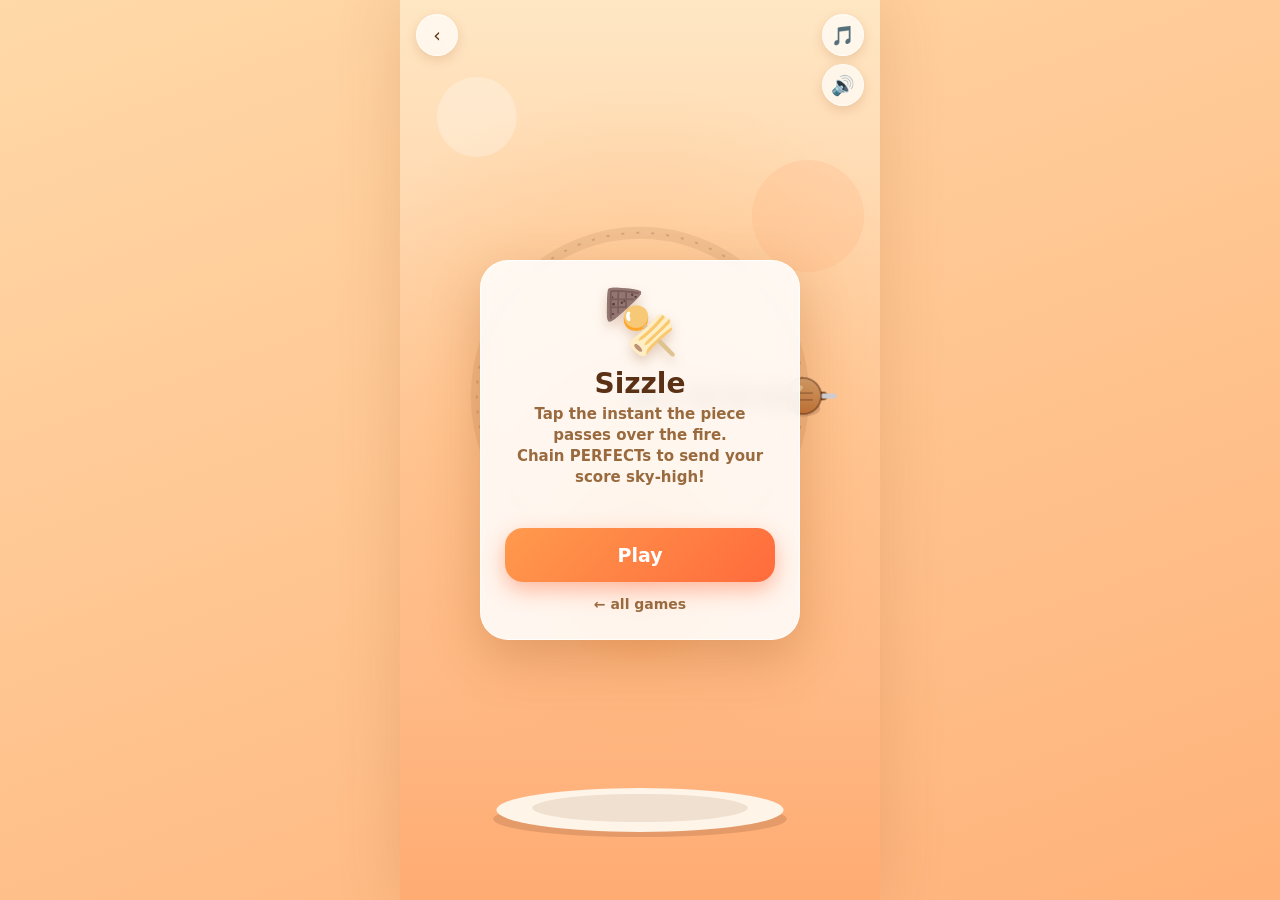
<file: sizzle/index.html>
<!DOCTYPE html>
<html lang="it">
<head>
<meta charset="UTF-8">
<meta name="viewport" content="width=device-width, initial-scale=1, maximum-scale=1, user-scalable=no, viewport-fit=cover">
<meta name="theme-color" content="#FFD9A8">
<meta name="apple-mobile-web-app-capable" content="yes">
<meta name="apple-mobile-web-app-status-bar-style" content="default">
<title>Sizzle 🍢</title>
<link rel="stylesheet" href="../shared/arcade.css">
<style>
  :root{
    --ink:#5b3116;
    --ink-soft:#9a6a3f;
    --accent:#ff7a3c;
    --bg0:#ffd9a8;
    --bg1:#ffb27a;
    --btn0:#ff9a4d;
    --btn1:#ff6b3c;
    --btn-shadow-rgb:255,107,60;
    --row-tint:rgba(255,140,70,.12);
    --row-me:rgba(255,107,60,.24);
    --shade-rgb:150,80,30;
    --hint-top:60%;
  }
</style>
</head>
<body>
<div id="app">
  <canvas id="game"></canvas>
</div>

<script src="../shared/leaderboard.js"></script>
<script src="../shared/arcade.js"></script>
<script>
(() => {
  "use strict";

  // ---------- tuning ----------
  const STRIKES_MAX = 3;
  const PERFECT = 0.11;       // rad: perfect window (half-width)
  const WINDOW  = 0.30;       // rad: acceptable sear window (half-width)
  const OMEGA0  = 1.9;        // rad/s starting rotation speed
  const OMEGA_MAX = 6.6;
  const SPEED_UP = 0.14;      // rad/s gained on every sear
  const COOLDOWN = 0.22;      // s ignore input right after a resolution (absorbs a reflex follow-up tap)
  const REACT = 0.18;         // s of human reaction margin guaranteed past the cooldown
  const REVERSE_WARN = 1.1;   // s of crank warning before the spin flips

  // ---------- state ----------
  let state = 'menu';         // 'menu' | 'playing' | 'over'
  let arm = 0, dir = 1, omega = OMEGA0;
  let flame = Math.PI * 0.5, enteredWindow = false, armed = false;
  let cooldown = 0;
  let score = 0, combo = 0, strikes = 0;
  let best = parseInt(localStorage.getItem('sizzleBest') || '0', 10) || 0;
  let searsUntilReverse = 5, reverseTelegraph = 0, crankAngle = 0, crankTick = 0;
  let clock = 0, shake = 0;
  let particles = [], floats = [], flyers = [], embers = [];
  let plated = 0;
  let firstTapDone = false;

  // ---------- shared shell ----------
  Arcade.init({
    gameId: 'sizzle',
    emoji: '🍢',
    emojiAnim: 'spin',
    title: 'Sizzle',
    subtitle: 'Tap the instant the piece passes over the&nbsp;fire.<br>Chain PERFECTs to send your score sky-high!',
    hint: 'tap the moment it hits the fire 🔥',
    onPlay: startRun,
    isPlaying: () => state === 'playing'
  });

  // ---------- setup ----------
  const canvas = document.getElementById('game');
  const ctx = canvas.getContext('2d');
  const wrap = document.getElementById('app');

  let W = 0, H = 0, cx = 0, cy = 0, R = 0;
  function resize(){
    const rect = wrap.getBoundingClientRect();
    W = rect.width; H = rect.height;
    const dpr = Math.min(window.devicePixelRatio || 1, 3);
    canvas.width = Math.round(W * dpr);
    canvas.height = Math.round(H * dpr);
    ctx.setTransform(dpr, 0, 0, dpr, 0, 0);
    cx = W / 2;
    cy = H * 0.44;
    R = Math.min(W, H) * 0.34;
  }
  window.addEventListener('resize', resize);
  window.addEventListener('orientationchange', () => setTimeout(resize, 100));
  resize();

  // ---------- SFX ----------
  function sound(name){
    if (name === 'perfect'){ Arcade.audio.tone(560 + Math.min(combo, 12) * 40, 0.10, 'square', 0.16, 0); Arcade.audio.tone(880, 0.12, 'triangle', 0.12, 0.05); }
    if (name === 'ok')      Arcade.audio.tone(320, 0.10, 'sine', 0.14, 0);
    if (name === 'strike')  Arcade.audio.tone(150, 0.22, 'sawtooth', 0.16, 0);
    if (name === 'over'){ Arcade.audio.tone(160, 0.5, 'sawtooth', 0.15, 0); Arcade.audio.tone(70, 0.6, 'sine', 0.12, 0.03); }
    if (name === 'click')   Arcade.audio.tone(1050, 0.025, 'square', 0.08, 0);   // crank ratchet tick
    if (name === 'clunk'){ Arcade.audio.tone(200, 0.12, 'square', 0.14, 0); Arcade.audio.tone(90, 0.15, 'sine', 0.10, 0.01); }   // reversal thunk
  }

  // ---------- background music (original "castle" chiptune: D-minor, driving bass) ----------
  const BPM = 126;
  const secPerStep = 60 / BPM / 4;
  const NOTE = {
    D2:73.42, E2:82.41, F2:87.31, G2:98.00, Ab2:103.83, A2:110.00, Bb2:116.54, B2:123.47, C3:130.81, Cs3:138.59, D3:146.83,
    G4:392.00, Ab4:415.30, A4:440.00, Bb4:466.16, B4:493.88,
    C5:523.25, Cs5:554.37, D5:587.33, E5:659.25, F5:698.46, G5:783.99, A5:880.00
  };
  // driving bass: 8 eighth-note roots per bar
  const A_BASS = [
    ['D2','D2','D2','D2','D2','D2','D2','D2'],
    ['D2','D2','D2','D2','F2','F2','E2','D2'],
    ['G2','G2','G2','G2','G2','G2','G2','G2'],
    ['G2','G2','G2','G2','Bb2','Bb2','A2','G2'],
    ['Bb2','Bb2','Bb2','Bb2','Bb2','Bb2','Bb2','Bb2'],
    ['A2','A2','A2','A2','A2','A2','Ab2','A2'],
    ['D2','D2','D2','D2','D2','D2','D2','D2'],
    ['A2','A2','A2','A2','Cs3','Cs3','A2','A2']
  ];
  const B_BASS = [
    ['A2','A2','A2','A2','A2','A2','A2','A2'],
    ['Bb2','Bb2','Bb2','Bb2','Bb2','Bb2','Bb2','Bb2'],
    ['B2','B2','B2','B2','B2','B2','B2','B2'],
    ['C3','C3','C3','C3','C3','C3','C3','C3'],
    ['Cs3','Cs3','Cs3','Cs3','Cs3','Cs3','Cs3','Cs3'],
    ['D3','D3','D3','D3','D3','D3','D3','D3'],
    ['D3','D3','C3','C3','Bb2','Bb2','A2','A2'],
    ['A2','A2','A2','A2','A2','A2','A2','A2']
  ];
  const C_BASS = [
    ['D3','D3','D3','D3','Cs3','Cs3','C3','C3'],
    ['Bb2','Bb2','Bb2','Bb2','A2','A2','Ab2','Ab2'],
    ['G2','G2','G2','G2','G2','G2','G2','G2'],
    ['F2','F2','F2','F2','E2','E2','D2','D2'],
    ['Bb2','Bb2','Bb2','Bb2','Bb2','Bb2','Bb2','Bb2'],
    ['A2','A2','A2','A2','A2','A2','A2','A2'],
    ['G2','G2','F2','F2','E2','E2','D2','D2'],
    ['A2','A2','A2','A2','A2','A2','A2','A2']
  ];
  const BARS = A_BASS.concat(B_BASS, A_BASS, C_BASS);   // 32 bars
  // menacing lead per 8-bar section (relative steps) [step, note, lenSteps]
  const A_LEAD = [
    [0,'D5',3],[4,'F5',3],[8,'E5',2],[10,'D5',2],[12,'Cs5',4],
    [16,'D5',3],[20,'A5',3],[24,'G5',2],[26,'F5',2],[28,'E5',4],
    [32,'G5',3],[36,'Bb4',3],[40,'D5',2],[42,'C5',2],[44,'Bb4',4],
    [48,'A4',3],[52,'C5',3],[56,'Bb4',2],[58,'A4',2],[60,'G4',4],
    [64,'Bb4',3],[68,'D5',3],[72,'F5',2],[74,'D5',2],[76,'Bb4',4],
    [80,'A4',3],[84,'Cs5',3],[88,'E5',2],[90,'Cs5',2],[92,'A4',4],
    [96,'D5',3],[100,'F5',3],[104,'A5',2],[106,'G5',2],[108,'F5',4],
    [112,'E5',3],[116,'Cs5',3],[120,'A4',2],[122,'Cs5',2],[124,'E5',4]
  ];
  const B_LEAD = [
    [0,'A4',3],[4,'C5',3],[8,'E5',2],[10,'C5',2],[12,'A4',4],
    [16,'Bb4',3],[20,'D5',3],[24,'F5',2],[26,'D5',2],[28,'Bb4',4],
    [32,'B4',3],[36,'D5',3],[40,'F5',2],[42,'D5',2],[44,'B4',4],
    [48,'C5',3],[52,'E5',3],[56,'G5',2],[58,'E5',2],[60,'C5',4],
    [64,'Cs5',3],[68,'E5',3],[72,'A5',2],[74,'E5',2],[76,'Cs5',4],
    [80,'D5',3],[84,'F5',3],[88,'A5',2],[90,'F5',2],[92,'D5',4],
    [96,'D5',2],[98,'C5',2],[100,'Bb4',2],[102,'A4',4],[106,'G4',2],[108,'A4',2],
    [112,'A4',3],[116,'Cs5',3],[120,'E5',2],[122,'Cs5',2],[124,'A4',4]
  ];
  const C_LEAD = [
    [0,'D5',3],[4,'Cs5',3],[8,'C5',2],[10,'Bb4',2],[12,'A4',4],
    [16,'Bb4',3],[20,'A4',3],[24,'Ab4',2],[26,'G4',2],[28,'A4',4],
    [32,'G4',3],[36,'Bb4',3],[40,'D5',2],[42,'Bb4',2],[44,'G4',4],
    [48,'F5',3],[52,'E5',3],[56,'D5',2],[58,'C5',2],[60,'Bb4',4],
    [64,'Bb4',3],[68,'D5',3],[72,'F5',2],[74,'D5',2],[76,'Bb4',4],
    [80,'A4',3],[84,'Cs5',3],[88,'E5',2],[90,'Cs5',2],[92,'A4',4],
    [96,'G5',2],[98,'F5',2],[100,'E5',2],[102,'D5',2],[104,'C5',2],[106,'Bb4',2],[108,'A4',4],
    [112,'E5',3],[116,'Cs5',3],[120,'A4',2],[122,'Cs5',2],[124,'A4',4]
  ];
  const LEAD_SECTIONS = [A_LEAD, B_LEAD, A_LEAD, C_LEAD];
  const STEPS = BARS.length * 16;
  const leadAt = new Array(STEPS).fill(null);
  const bassAt = new Array(STEPS).fill(null);
  (function buildSong(){
    for (let b = 0; b < BARS.length; b++){
      const bar = BARS[b];
      for (let j = 0; j < 8; j++){
        const nm = bar[j];
        if (nm) bassAt[b * 16 + j * 2] = { f: NOTE[nm], d: 1.6 * secPerStep };
      }
    }
    for (let s = 0; s < LEAD_SECTIONS.length; s++){
      const off = s * 8 * 16;
      for (const n of LEAD_SECTIONS[s]){
        leadAt[off + n[0]] = { f: NOTE[n[1]], d: n[2] * secPerStep };
      }
    }
  })();
  Arcade.setSong({
    secPerStep: secPerStep,
    steps: STEPS,
    volume: 0.42,
    onStep(step, time, io){
      const lead = leadAt[step];
      if (lead && lead.f) io.note(lead.f, time, lead.d * 0.92, 'square', 0.12);
      const bass = bassAt[step];
      if (bass && bass.f) io.note(bass.f, time, bass.d * 0.85, 'square', 0.15);
      if (step % 4 === 2) io.hat(time);
    }
  });

  // ---------- helpers ----------
  function clamp(v, a, b){ return v < a ? a : (v > b ? b : v); }
  function angNorm(a){ a %= Math.PI * 2; if (a > Math.PI) a -= Math.PI * 2; if (a < -Math.PI) a += Math.PI * 2; return a; }
  function ptOnRing(a, r){ return [cx + Math.cos(a) * r, cy + Math.sin(a) * r]; }

  function addParticles(x, y, hue, n){
    for (let i = 0; i < n; i++){
      const ang = Math.random() * Math.PI * 2;
      const sp = 60 + Math.random() * 180;
      particles.push({ x, y, vx: Math.cos(ang) * sp, vy: Math.sin(ang) * sp - 40, life: 1, hue });
    }
  }
  function addFloat(text, x, y, color){ floats.push({ text, x, y, life: 1, color: color || '#ff5f2e' }); }

  // ---------- game flow ----------
  function updateHud(){
    Arcade.setScore(score);
    Arcade.setBest(best);
    const left = STRIKES_MAX - strikes;
    Arcade.setStrikes('🍢'.repeat(Math.max(0, left)) + '🔥'.repeat(strikes));
  }
  function relocateFlame(){
    // the new fire must stay reachable: entry into the window always lands
    // after the input cooldown plus a human reaction margin, at any speed
    // lower bound: the window always opens after the input gate + a reaction margin
    const minGap = Math.max(1.1, omega * (COOLDOWN + REACT) + WINDOW);
    // upper bound: even if the spin reverses (fire stays put, arm takes the long
    // way round), the flip handler can still preserve the reaction margin. Wide
    // enough for real positional variety — the fire is NOT pinned near the far end.
    const maxGap = Math.max(minGap + 0.4, Math.PI * 2 - WINDOW - REACT * omega);
    const gap = minGap + Math.random() * (maxGap - minGap);
    flame = angNorm(arm + dir * gap);
    enteredWindow = false;
    armed = false;
    cooldown = COOLDOWN;
  }
  function reset(){
    arm = -Math.PI / 2; dir = 1; omega = OMEGA0;
    score = 0; combo = 0; strikes = 0;
    searsUntilReverse = 5; reverseTelegraph = 0; cooldown = 0;
    particles = []; floats = []; flyers = []; embers = []; plated = 0; firstTapDone = false;
    relocateFlame();
    updateHud();
  }
  function startRun(){
    reset();
    state = 'playing';
  }
  function speedUp(){
    omega = Math.min(OMEGA_MAX, omega + SPEED_UP);
    searsUntilReverse -= 1;
    if (searsUntilReverse <= 0 && reverseTelegraph <= 0){
      reverseTelegraph = REVERSE_WARN;
      crankAngle = -Math.PI / 2;
      crankTick = 0;
    }
  }
  function afterResolve(){
    if (!firstTapDone){ firstTapDone = true; Arcade.hideHint(); }
    relocateFlame();
  }
  function sear(perfect, fx, fy){
    if (perfect){
      combo += 1;
      score += 10 * combo;
      addParticles(fx, fy, 42, 16);
      addFloat(combo > 1 ? 'PERFECT x' + combo : 'PERFECT!', fx, fy - 8, '#ff8a1e');
      flyers.push({ x: fx, y: fy, life: 1, rot: Math.random() * 6, vrot: (Math.random() * 2 - 1) * 9, jit: Math.random() * 16 - 8 });
      plated += 1;
      sound('perfect'); Arcade.audio.buzz(18);
    } else {
      combo = 0;
      score += 3;
      addFloat('ok', fx, fy - 8, '#b8703a');
      sound('ok'); Arcade.audio.buzz(6);
    }
    speedUp();
    updateHud();
    afterResolve();
  }
  function strike(fx, fy, label){
    strikes += 1; combo = 0;
    shake = 0.35;
    addFloat(label, fx, fy - 8, '#d0341b');
    sound('strike'); Arcade.audio.buzz(30);
    updateHud();
    if (strikes >= STRIKES_MAX){ gameOver(); return; }
    afterResolve();
  }
  function attemptSear(){
    if (state !== 'playing' || cooldown > 0) return;
    const ae = Math.abs(angNorm(flame - arm));
    const p = ptOnRing(flame, R);
    if (ae <= PERFECT) sear(true, p[0], p[1]);
    else if (ae <= WINDOW) sear(false, p[0], p[1]);
    else strike(cx + Math.cos(arm) * R, cy + Math.sin(arm) * R, 'MISS!');
  }
  function gameOver(){
    state = 'over';
    reverseTelegraph = 0;
    sound('over'); Arcade.audio.buzz(45);
    const isBest = score > best;
    if (isBest){ best = score; localStorage.setItem('sizzleBest', String(best)); }
    updateHud();
    let title = 'Burnt!', emoji = '🔥';
    if (score >= 400){ title = 'Chef!'; emoji = '🤩'; }
    else if (score >= 120){ title = 'Well done!'; emoji = '😋'; }
    Arcade.gameOver({ score: score, isBest: isBest, title: title, emoji: emoji });
  }

  // ---------- update + render ----------
  function update(dt){
    clock += dt;
    if (shake > 0) shake = Math.max(0, shake - dt * 1.5);

    if (state === 'playing'){
      if (cooldown > 0) cooldown = Math.max(0, cooldown - dt);
      // reversal telegraph: the crank turns the new way, then the spin flips (full speed — no warning slowdown)
      if (reverseTelegraph > 0){
        reverseTelegraph -= dt;
        const cstep = 5.2 * dt;
        crankAngle += (-dir) * cstep;
        crankTick += cstep;
        if (crankTick >= 0.8){ crankTick = 0; sound('click'); }   // ratchet tick
        if (reverseTelegraph <= 0){
          dir *= -1;
          searsUntilReverse = 4 + Math.floor(Math.random() * 4);
          // the fire STAYS where it is; the arm now reaches it the long way round.
          // shorten the input gate just enough to keep the reaction margin at any speed.
          enteredWindow = false; armed = false;
          let d = angNorm(dir > 0 ? (flame - arm) : (arm - flame));
          if (d < 0) d += Math.PI * 2;
          cooldown = Math.max(0, Math.min(COOLDOWN, (d - WINDOW) / omega - REACT));
          sound('clunk');
        }
      }
      arm = angNorm(arm + dir * omega * dt);

      // pass detection is ALWAYS on (the cooldown only gates input, never the miss
      // bookkeeping): a miss counts once the piece has ENTERED the sear window and
      // then LEFT it untapped, so the whole [-WINDOW, +WINDOW] stays tappable
      const ae = Math.abs(angNorm(flame - arm));
      if (!armed){
        if (ae > WINDOW) armed = true;          // wait until the arm is clear of the fire before arming a fresh approach
      } else if (ae <= WINDOW){
        enteredWindow = true;
      } else if (enteredWindow){
        const p = ptOnRing(flame, R);
        strike(p[0], p[1], 'MISSED');
      }

      // rising embers from the fire
      if (Math.random() < dt * 26){
        const fp = ptOnRing(flame, R);
        embers.push({ x: fp[0] + (Math.random() * 2 - 1) * 12, y: fp[1], vx: (Math.random() * 2 - 1) * 18, vy: -30 - Math.random() * 40, life: 1, r: 1.5 + Math.random() * 2.2 });
      }
    }

    for (const p of particles){ p.vy += 520 * dt; p.x += p.vx * dt; p.y += p.vy * dt; p.life -= dt * 1.5; }
    particles = particles.filter((p) => p.life > 0);
    for (const f of floats){ f.y -= dt * 46; f.life -= dt * 1.1; }
    floats = floats.filter((f) => f.life > 0);
    for (const fl of flyers){ fl.life -= dt * 1.6; fl.rot = (fl.rot || 0) + (fl.vrot || 0) * dt; }
    flyers = flyers.filter((fl) => fl.life > 0);
    for (const e of embers){ e.x += e.vx * dt; e.y += e.vy * dt; e.vy += 6 * dt; e.life -= dt * 0.9; }
    embers = embers.filter((e) => e.life > 0);
  }

  function render(){
    // warm background + heat glow behind the grill
    const bg = ctx.createLinearGradient(0, 0, 0, H);
    bg.addColorStop(0, '#ffe7c4');
    bg.addColorStop(1, '#ffab72');
    ctx.fillStyle = bg; ctx.fillRect(0, 0, W, H);
    const heat = ctx.createRadialGradient(cx, cy + R * 0.2, R * 0.2, cx, cy + R * 0.2, R * 2.1);
    heat.addColorStop(0, 'rgba(255,150,55,.30)');
    heat.addColorStop(1, 'rgba(255,150,55,0)');
    ctx.fillStyle = heat; ctx.fillRect(0, 0, W, H);
    ctx.save();
    ctx.fillStyle = 'rgba(255,255,255,.26)';
    ctx.beginPath(); ctx.arc(W * 0.16, H * 0.13, 40, 0, 7); ctx.fill();
    ctx.fillStyle = 'rgba(255,150,90,.14)';
    ctx.beginPath(); ctx.arc(W * 0.85, H * 0.24, 56, 0, 7); ctx.fill();
    ctx.restore();

    const sx = shake > 0 ? (Math.random() * 2 - 1) * shake * 8 : 0;
    const sy = shake > 0 ? (Math.random() * 2 - 1) * shake * 8 : 0;
    ctx.save();
    ctx.translate(sx, sy);

    // serving plate + the pile of seared pieces
    drawPlate();

    // spit path ring
    ctx.save();
    ctx.beginPath(); ctx.arc(cx, cy, R, 0, Math.PI * 2);
    ctx.lineWidth = 12; ctx.strokeStyle = 'rgba(120,70,35,.10)'; ctx.stroke();
    ctx.lineWidth = 2; ctx.strokeStyle = 'rgba(120,70,35,.22)'; ctx.setLineDash([3, 12]); ctx.stroke(); ctx.setLineDash([]);
    ctx.restore();

    // fire: soft glow + layered flame
    const fp = ptOnRing(flame, R);
    const pulse = 1 + Math.sin(clock * 12) * 0.12;
    ctx.save();
    const glow = ctx.createRadialGradient(fp[0], fp[1], 2, fp[0], fp[1], R * 0.62 * pulse);
    glow.addColorStop(0, 'rgba(255,140,40,.55)');
    glow.addColorStop(1, 'rgba(255,140,40,0)');
    ctx.fillStyle = glow;
    ctx.beginPath(); ctx.arc(fp[0], fp[1], R * 0.62 * pulse, 0, 7); ctx.fill();
    ctx.restore();
    drawFlame(fp[0], fp[1], 28 * pulse);

    // embers rising from the fire (additive glow)
    ctx.save();
    ctx.globalCompositeOperation = 'lighter';
    for (const e of embers){
      ctx.globalAlpha = clamp(e.life, 0, 1) * 0.8;
      ctx.fillStyle = 'rgba(255,180,70,1)';
      ctx.beginPath(); ctx.arc(e.x, e.y, e.r, 0, 7); ctx.fill();
    }
    ctx.restore();

    // spit: a wooden rod with a metal tip + decorative chunks (a proper skewer)
    const tip = ptOnRing(arm, R);
    const rodEnd = ptOnRing(arm, R + 20);
    const tipEnd = ptOnRing(arm, R + 31);
    ctx.save();
    ctx.lineCap = 'round';
    ctx.strokeStyle = 'rgba(60,30,12,.22)'; ctx.lineWidth = 10;
    ctx.beginPath(); ctx.moveTo(cx, cy); ctx.lineTo(rodEnd[0], rodEnd[1]); ctx.stroke();
    const ag = ctx.createLinearGradient(cx, cy, rodEnd[0], rodEnd[1]);
    ag.addColorStop(0, '#6f4522'); ag.addColorStop(0.5, '#b98547'); ag.addColorStop(1, '#7c4f28');
    ctx.strokeStyle = ag; ctx.lineWidth = 8;
    ctx.beginPath(); ctx.moveTo(cx, cy); ctx.lineTo(rodEnd[0], rodEnd[1]); ctx.stroke();
    ctx.strokeStyle = 'rgba(255,238,205,.5)'; ctx.lineWidth = 2.5;
    const hlA = ptOnRing(arm, R * 0.25), hlB = ptOnRing(arm, R + 12);
    ctx.beginPath(); ctx.moveTo(hlA[0], hlA[1]); ctx.lineTo(hlB[0], hlB[1]); ctx.stroke();
    ctx.strokeStyle = '#cfcfd6'; ctx.lineWidth = 5;
    ctx.beginPath(); ctx.moveTo(rodEnd[0], rodEnd[1]); ctx.lineTo(tipEnd[0], tipEnd[1]); ctx.stroke();
    ctx.restore();
    // decorative chunks along the skewer
    const ck0 = ptOnRing(arm, R * 0.4), ck1 = ptOnRing(arm, R * 0.6), ck2 = ptOnRing(arm, R * 0.8);
    drawPiece(ck0[0], ck0[1], 10, 0.75);
    drawPiece(ck1[0], ck1[1], 11, 0.55);
    drawPiece(ck2[0], ck2[1], 12, 0.35);

    // the main piece on the tip (glows hotter near the fire)
    const err = Math.abs(angNorm(flame - arm));
    const near = clamp(1 - err / WINDOW, 0, 1);
    drawPiece(tip[0], tip[1], 18, 0.15);
    if (near > 0.05){
      ctx.save();
      ctx.globalCompositeOperation = 'lighter';
      const hot = ctx.createRadialGradient(tip[0], tip[1], 2, tip[0], tip[1], 22);
      hot.addColorStop(0, 'rgba(255,180,60,' + (near * 0.75) + ')');
      hot.addColorStop(1, 'rgba(255,120,40,0)');
      ctx.fillStyle = hot; ctx.beginPath(); ctx.arc(tip[0], tip[1], 22, 0, 7); ctx.fill();
      ctx.restore();
    }

    // hub knob
    const hg = ctx.createRadialGradient(cx - 3, cy - 3, 1, cx, cy, 12);
    hg.addColorStop(0, '#d3aa72'); hg.addColorStop(1, '#6e4423');
    ctx.fillStyle = hg; ctx.beginPath(); ctx.arc(cx, cy, 12, 0, 7); ctx.fill();
    ctx.fillStyle = 'rgba(255,255,255,.45)'; ctx.beginPath(); ctx.arc(cx - 3.5, cy - 3.5, 3, 0, 7); ctx.fill();

    // reversal telegraph: a big rotisserie hand-crank turning the NEW way
    if (reverseTelegraph > 0){
      ctx.save();
      ctx.translate(cx, cy);
      ctx.globalAlpha = 0.35 + 0.35 * Math.abs(Math.sin(clock * 9));
      const gl = ctx.createRadialGradient(0, 0, 4, 0, 0, 104);
      gl.addColorStop(0, 'rgba(255,170,60,.6)'); gl.addColorStop(1, 'rgba(255,170,60,0)');
      ctx.fillStyle = gl; ctx.beginPath(); ctx.arc(0, 0, 104, 0, 7); ctx.fill();
      ctx.globalAlpha = 1;
      // metal hub plate + center bolt
      const cg = ctx.createRadialGradient(-6, -6, 2, 0, 0, 31);
      cg.addColorStop(0, '#ececf2'); cg.addColorStop(1, '#7d7d86');
      ctx.fillStyle = cg; ctx.beginPath(); ctx.arc(0, 0, 31, 0, 7); ctx.fill();
      ctx.strokeStyle = '#54545c'; ctx.lineWidth = 3; ctx.stroke();
      ctx.fillStyle = '#3a3a40'; ctx.beginPath(); ctx.arc(0, 0, 6, 0, 7); ctx.fill();
      // crank arm
      const kx = Math.cos(crankAngle) * 66, ky = Math.sin(crankAngle) * 66;
      ctx.strokeStyle = '#6a6a72'; ctx.lineWidth = 15; ctx.lineCap = 'round';
      ctx.beginPath(); ctx.moveTo(0, 0); ctx.lineTo(kx, ky); ctx.stroke();
      ctx.strokeStyle = 'rgba(255,255,255,.22)'; ctx.lineWidth = 4;
      ctx.beginPath(); ctx.moveTo(0, 0); ctx.lineTo(kx, ky); ctx.stroke();
      // perpendicular grip handle at the end
      const px = Math.cos(crankAngle + Math.PI / 2), py = Math.sin(crankAngle + Math.PI / 2);
      const gh = 22;
      ctx.strokeStyle = '#2f2f35'; ctx.lineWidth = 20; ctx.lineCap = 'round';
      ctx.beginPath(); ctx.moveTo(kx - px * gh, ky - py * gh); ctx.lineTo(kx + px * gh, ky + py * gh); ctx.stroke();
      ctx.strokeStyle = 'rgba(255,255,255,.2)'; ctx.lineWidth = 5;
      ctx.beginPath(); ctx.moveTo(kx - px * gh, ky - py * gh); ctx.lineTo(kx + px * gh, ky + py * gh); ctx.stroke();
      ctx.restore();
    }

    // seared flyers arcing onto the plate
    const plateY = H * 0.9 - 10;
    for (const fl of flyers){
      const t = clamp(1 - fl.life, 0, 1);
      const tx = fl.x + (cx - fl.x) * t;
      const ty = fl.y + (plateY - fl.y) * t - Math.sin(t * Math.PI) * 46;
      ctx.save();
      ctx.globalAlpha = clamp(fl.life * 1.4, 0, 1);
      ctx.translate(tx, ty); ctx.rotate(fl.rot || 0);
      drawPiece(0, 0, 14, 1, fl.jit || 0);
      ctx.restore();
    }

    // spark particles (additive)
    ctx.save();
    ctx.globalCompositeOperation = 'lighter';
    for (const p of particles){
      ctx.globalAlpha = clamp(p.life, 0, 1);
      ctx.fillStyle = 'hsl(' + p.hue + ',95%,62%)';
      ctx.beginPath(); ctx.arc(p.x, p.y, 3.4 * p.life + 0.6, 0, 7); ctx.fill();
    }
    ctx.restore();

    // combo readout
    if (state === 'playing' && combo >= 2){
      ctx.save();
      ctx.textAlign = 'center';
      const cs = 1 + Math.min(combo, 12) * 0.04 + Math.sin(clock * 10) * 0.04;
      ctx.translate(cx, cy - R * 0.42); ctx.scale(cs, cs);
      ctx.font = '800 30px ui-rounded, "SF Pro Rounded", Nunito, system-ui, sans-serif';
      ctx.lineWidth = 5; ctx.strokeStyle = 'rgba(255,255,255,.85)';
      ctx.strokeText('x' + combo, 0, 0);
      const cg2 = ctx.createLinearGradient(0, -16, 0, 12);
      cg2.addColorStop(0, '#ffd24a'); cg2.addColorStop(1, '#ff5f2e');
      ctx.fillStyle = cg2; ctx.fillText('x' + combo, 0, 0);
      ctx.restore();
    }

    // floats
    for (const f of floats){
      ctx.save();
      ctx.globalAlpha = clamp(f.life, 0, 1);
      const scale = 1 + 0.25 * clamp(f.life, 0, 1);
      ctx.translate(f.x, f.y); ctx.scale(scale, scale);
      ctx.font = '800 20px ui-rounded, "SF Pro Rounded", Nunito, system-ui, sans-serif';
      ctx.textAlign = 'center';
      ctx.lineWidth = 4; ctx.strokeStyle = 'rgba(255,255,255,.9)';
      ctx.strokeText(f.text, 0, 0);
      ctx.fillStyle = f.color; ctx.fillText(f.text, 0, 0);
      ctx.restore();
    }

    ctx.restore();
  }

  function drawFlame(x, y, s){
    ctx.save();
    ctx.translate(x, y);
    const wob = Math.sin(clock * 16) * s * 0.09;
    function shape(sc, off){
      ctx.beginPath();
      ctx.moveTo(off, -s * sc);
      ctx.quadraticCurveTo(s * 0.7 * sc + off, -s * 0.2 * sc, s * 0.5 * sc, s * 0.4 * sc);
      ctx.quadraticCurveTo(s * 0.2 * sc, s * 0.9 * sc, 0, s * 0.7 * sc);
      ctx.quadraticCurveTo(-s * 0.2 * sc, s * 0.9 * sc, -s * 0.5 * sc, s * 0.4 * sc);
      ctx.quadraticCurveTo(-s * 0.7 * sc + off, -s * 0.2 * sc, off, -s * sc);
      ctx.closePath();
    }
    shape(1, wob);
    let g = ctx.createLinearGradient(0, -s, 0, s * 0.7);
    g.addColorStop(0, '#ff8a2e'); g.addColorStop(1, '#ff3b2e');
    ctx.fillStyle = g; ctx.fill();
    shape(0.6, wob * 0.5);
    g = ctx.createLinearGradient(0, -s * 0.6, 0, s * 0.5);
    g.addColorStop(0, '#ffd24a'); g.addColorStop(1, '#ff8a2e');
    ctx.fillStyle = g; ctx.fill();
    shape(0.3, 0);
    ctx.fillStyle = '#fff3c4'; ctx.fill();
    ctx.restore();
  }

  function drawPiece(x, y, r, t, jit){
    ctx.save();
    ctx.fillStyle = 'rgba(90,45,20,.18)';
    ctx.beginPath(); ctx.ellipse(x, y + r * 0.7, r * 0.95, r * 0.45, 0, 0, 7); ctx.fill();
    const lt = clamp(66 - 22 * clamp(t, 0, 1) + (jit || 0), 24, 70);   // cooked = browner; jit shifts each piece lighter/darker
    const g = ctx.createLinearGradient(x, y - r, x, y + r);
    g.addColorStop(0, 'hsl(30,55%,' + lt + '%)');
    g.addColorStop(1, 'hsl(26,55%,' + Math.max(14, lt - 14) + '%)');
    ctx.beginPath(); ctx.arc(x, y, r, 0, 7); ctx.fillStyle = g; ctx.fill();
    ctx.lineWidth = Math.max(1, r * 0.12); ctx.strokeStyle = 'rgba(70,35,15,.42)'; ctx.stroke();
    ctx.strokeStyle = 'rgba(70,35,15,.3)'; ctx.lineWidth = Math.max(1, r * 0.1); ctx.lineCap = 'round';
    ctx.beginPath();
    ctx.moveTo(x - r * 0.5, y - r * 0.16); ctx.lineTo(x + r * 0.5, y - r * 0.16);
    ctx.moveTo(x - r * 0.5, y + r * 0.22); ctx.lineTo(x + r * 0.5, y + r * 0.22);
    ctx.stroke();
    ctx.fillStyle = 'rgba(255,240,200,.5)';
    ctx.beginPath(); ctx.ellipse(x - r * 0.3, y - r * 0.38, r * 0.3, r * 0.16, -0.5, 0, 7); ctx.fill();
    ctx.restore();
  }

  function drawPlate(){
    const px = cx, py = H * 0.9;
    ctx.save();
    ctx.fillStyle = 'rgba(90,45,20,.16)';
    ctx.beginPath(); ctx.ellipse(px, py + 9, R * 0.9, 18, 0, 0, 7); ctx.fill();
    ctx.fillStyle = '#fff4e8';
    ctx.beginPath(); ctx.ellipse(px, py, R * 0.88, 22, 0, 0, 7); ctx.fill();
    ctx.fillStyle = '#efe0d0';
    ctx.beginPath(); ctx.ellipse(px, py - 2, R * 0.66, 14, 0, 0, 7); ctx.fill();
    const n = Math.min(plated, 7);
    for (let i = 0; i < n; i++){
      const a = i * 1.3 + 0.4;
      const rr = 7 + (i % 3) * 13;
      const jit = ((i * 37 + 11) % 17) - 8;
      drawPiece(px + Math.cos(a) * rr, py - 8 - (i % 2) * 9, 14, 1, jit);
    }
    ctx.restore();
  }

  // ---------- loop ----------
  let last = 0;
  function loop(ts){
    if (!last) last = ts;
    let dt = (ts - last) / 1000; last = ts;
    if (dt > 0.05) dt = 0.05;
    try { update(dt); render(); }
    catch (err){ if (window.console) console.error('[sizzle] frame error', err); }
    requestAnimationFrame(loop);
  }
  requestAnimationFrame(loop);

  // ---------- input ----------
  canvas.addEventListener('pointerdown', (e) => {
    if (!e.isPrimary) return;
    e.preventDefault();
    Arcade.audio.resume();
    attemptSear();
  }, { passive: false });

  window.addEventListener('keydown', (e) => {
    if (Arcade.isTyping(e)) return;
    if (e.code === 'Space' || e.code === 'Enter'){
      e.preventDefault();
      Arcade.audio.resume();
      if (state === 'playing'){ attemptSear(); return; }
      if (Arcade.overlayVisible()) Arcade.play();
    }
  });

  updateHud();

  // --- test seam: exposed only to the jsc suite, inert in the browser ---
  if (typeof window !== 'undefined' && window.__SIZZLE_TEST__){
    window.__SIZZLE_TEST__.api = {
      attemptSear, drawFlame,
      start: () => Arcade.play(),
      state: () => state,
      score: () => score,
      combo: () => combo,
      strikes: () => strikes,
      omega: () => omega,
      err: () => angNorm(flame - arm),
      gap: () => { let d = angNorm(dir > 0 ? (flame - arm) : (arm - flame)); if (d < 0) d += Math.PI * 2; return d; },
      setArmToFlame: (offset) => { arm = angNorm(flame - (offset || 0)); cooldown = 0; },
      passFlame: () => { armed = true; enteredWindow = true; arm = angNorm(flame + dir * (WINDOW + 0.05)); cooldown = 0; },
      // like passFlame but WITHOUT clearing the input cooldown — proves the
      // miss detector keeps running while input is gated
      passFlameDuringCooldown: () => { armed = true; enteredWindow = true; arm = angNorm(flame + dir * (WINDOW + 0.05)); }
    };
  }
})();
</script>
</body>
</html>
</file>
<file: shared/arcade.css>
/* Shared shell styles for every Buonalaprima Arcade game.
   Each game defines its palette via CSS custom properties in its own <style>:
   --ink, --ink-soft, --accent, --bg0, --bg1, --btn0, --btn1,
   --btn-shadow-rgb, --row-tint, --row-me, --shade-rgb, --hint-top. */

*{ box-sizing:border-box; -webkit-tap-highlight-color:transparent;
   -webkit-touch-callout:none; -webkit-user-select:none; user-select:none; }
html,body{
  margin:0; height:100%;
  overscroll-behavior:none; touch-action:manipulation;
  user-select:none; -webkit-user-select:none;
  font-family:ui-rounded,"SF Pro Rounded","Nunito",-apple-system,system-ui,sans-serif;
  background:linear-gradient(160deg,var(--bg0),var(--bg1));
  color:var(--ink);
}
#app{
  position:relative; height:100dvh; width:100%;
  max-width:480px; margin:0 auto; overflow:hidden;
  box-shadow:0 0 60px rgba(var(--shade-rgb),.18);
}
canvas{ display:block; width:100%; height:100%; touch-action:none;
  -webkit-user-select:none; user-select:none; -webkit-touch-callout:none;
  -webkit-user-drag:none; -webkit-tap-highlight-color:transparent; }

/* ---- HUD ---- */
#hud{
  position:absolute; inset:0; z-index:6; pointer-events:none;
  padding:max(14px,env(safe-area-inset-top)) 16px 16px;
  display:flex; flex-direction:column;
}
.topbar{ display:flex; align-items:flex-start; justify-content:space-between; }
.pill{
  pointer-events:auto;
  width:42px; height:42px; border-radius:50%;
  display:flex; align-items:center; justify-content:center;
  font-size:19px; text-decoration:none; color:var(--ink);
  background:rgba(255,255,255,.68); -webkit-backdrop-filter:blur(6px); backdrop-filter:blur(6px);
  border:1px solid rgba(255,255,255,.72);
  box-shadow:0 4px 12px rgba(var(--shade-rgb),.18);
  cursor:pointer; padding:0;
}
.pill:active{ transform:scale(.92); }
.pill.muted{ opacity:.4; }
.pillcol{ display:flex; flex-direction:column; gap:8px; }
#scoreWrap{ text-align:center; }
#scoreWrap.hidden{ visibility:hidden; }
#score{
  font-size:46px; font-weight:800; letter-spacing:.5px;
  text-shadow:0 2px 0 rgba(255,255,255,.65); line-height:1; text-align:center;
}
#best{ font-size:13px; font-weight:700; color:var(--ink-soft); margin-top:2px; }
#strikes{ font-size:20px; margin-top:6px; letter-spacing:2px; height:24px; }
#strikes:empty{ display:none; }

/* ---- Overlays (start / game over) ---- */
.overlay{
  position:absolute; inset:0; z-index:5;
  display:flex; align-items:center; justify-content:center;
  padding:24px; pointer-events:auto;
}
.overlay.hidden{ display:none; }
.card{
  width:100%; max-width:320px; text-align:center;
  background:rgba(255,255,255,.87); -webkit-backdrop-filter:blur(10px); backdrop-filter:blur(10px);
  border:1px solid rgba(255,255,255,.9);
  border-radius:28px; padding:30px 24px 26px;
  box-shadow:0 18px 50px rgba(var(--shade-rgb),.28);
}
.emoji{ font-size:62px; line-height:1; filter:drop-shadow(0 6px 6px rgba(var(--shade-rgb),.25)); }
.anim-bob{ display:inline-block; animation:arcade-bob 1.8s ease-in-out infinite; }
.anim-spin{ display:inline-block; animation:arcade-spin 3s linear infinite; }
@keyframes arcade-bob{ 0%,100%{ transform:translateY(0) rotate(-3deg);} 50%{ transform:translateY(-8px) rotate(3deg);} }
@keyframes arcade-spin{ from{ transform:rotate(0); } to{ transform:rotate(360deg); } }
.title{ font-size:28px; font-weight:800; margin:14px 0 4px; }
.subtitle{ font-size:15px; font-weight:600; color:var(--ink-soft); margin:0 0 20px; line-height:1.4; }
.bigscore{ font-size:54px; font-weight:800; margin:6px 0 0; }
.newbest{ font-size:14px; font-weight:800; color:var(--accent); margin-top:6px; height:18px; }
.btn{
  display:inline-block; width:100%; margin-top:20px;
  padding:16px; border:none; border-radius:18px;
  font-family:inherit; font-size:19px; font-weight:800; color:#fff;
  background:linear-gradient(135deg,var(--btn0),var(--btn1));
  box-shadow:0 8px 22px rgba(var(--btn-shadow-rgb),.45);
  cursor:pointer;
}
.btn:active{ transform:translateY(2px); box-shadow:0 4px 12px rgba(var(--btn-shadow-rgb),.45); }
.menu-link{ display:inline-block; margin-top:14px; font-size:14px; font-weight:700; color:var(--ink-soft); text-decoration:none; }

/* ---- leaderboard panel ---- */
.lb{ margin-top:18px; text-align:left; }
.lb.hidden{ display:none; }
.lb-entry.hidden{ display:none; }
.lb-entry-label{ display:block; text-align:center; font-size:14px; font-weight:800; color:var(--accent); margin-bottom:8px; }
.lb-entry-row{ display:flex; gap:8px; justify-content:center; margin-bottom:14px; }
.lb-input{
  flex:1; min-width:0; max-width:220px; text-align:center;
  font-family:inherit; font-size:18px; font-weight:800; color:var(--ink);
  padding:10px 12px; border:2px solid var(--accent); border-radius:12px; background:#fff; outline:none;
}
.lb-ok{
  padding:0 20px; border:none; border-radius:12px; cursor:pointer;
  font-family:inherit; font-size:16px; font-weight:800; color:#fff;
  background:linear-gradient(135deg,var(--btn0),var(--btn1));
}
.lb-ok:disabled{ opacity:.5; }
.lb-list{ list-style:none; margin:0; padding:0; }
.lb-list li{ display:flex; align-items:center; gap:10px; padding:7px 10px; border-radius:10px; font-weight:700; font-size:15px; }
.lb-list li:nth-child(odd){ background:var(--row-tint); }
.lb-list li.me{ background:var(--row-me); }
.lb-rank{ width:22px; text-align:right; color:var(--ink-soft); font-weight:800; }
.lb-name{ flex:1; letter-spacing:2px; }
.lb-score{ font-weight:800; color:var(--ink); }
.lb-status{ margin-top:8px; text-align:center; font-size:13px; font-weight:700; color:var(--ink-soft); min-height:16px; }

/* ---- tap hint ---- */
#hint{
  position:absolute; left:0; right:0; top:var(--hint-top,56%);
  text-align:center; font-size:17px; font-weight:800; color:var(--ink);
  text-shadow:0 2px 0 rgba(255,255,255,.65);
  animation:arcade-pulse 1.1s ease-in-out infinite; pointer-events:none;
}
#hint.hidden{ display:none; }
@keyframes arcade-pulse{ 0%,100%{ transform:translateY(0); opacity:.55; } 50%{ transform:translateY(-6px); opacity:1; } }
</file>
